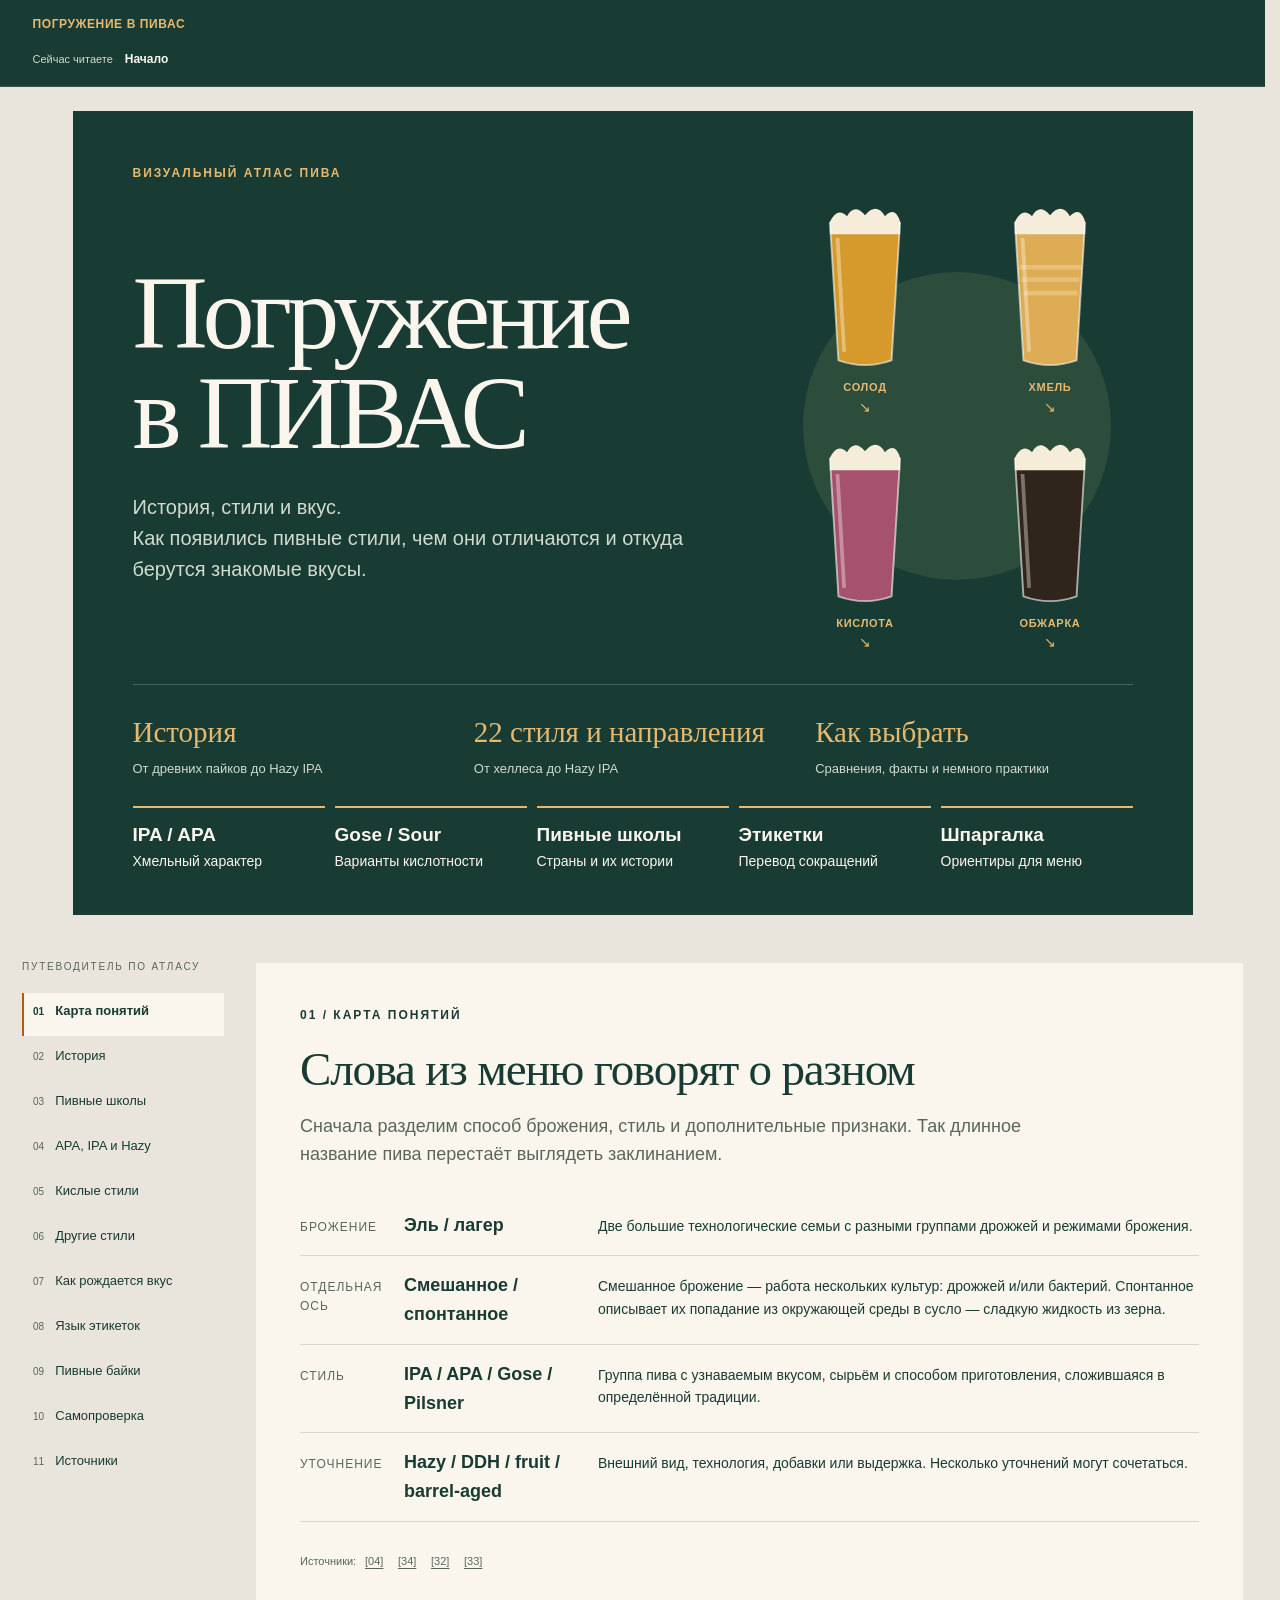
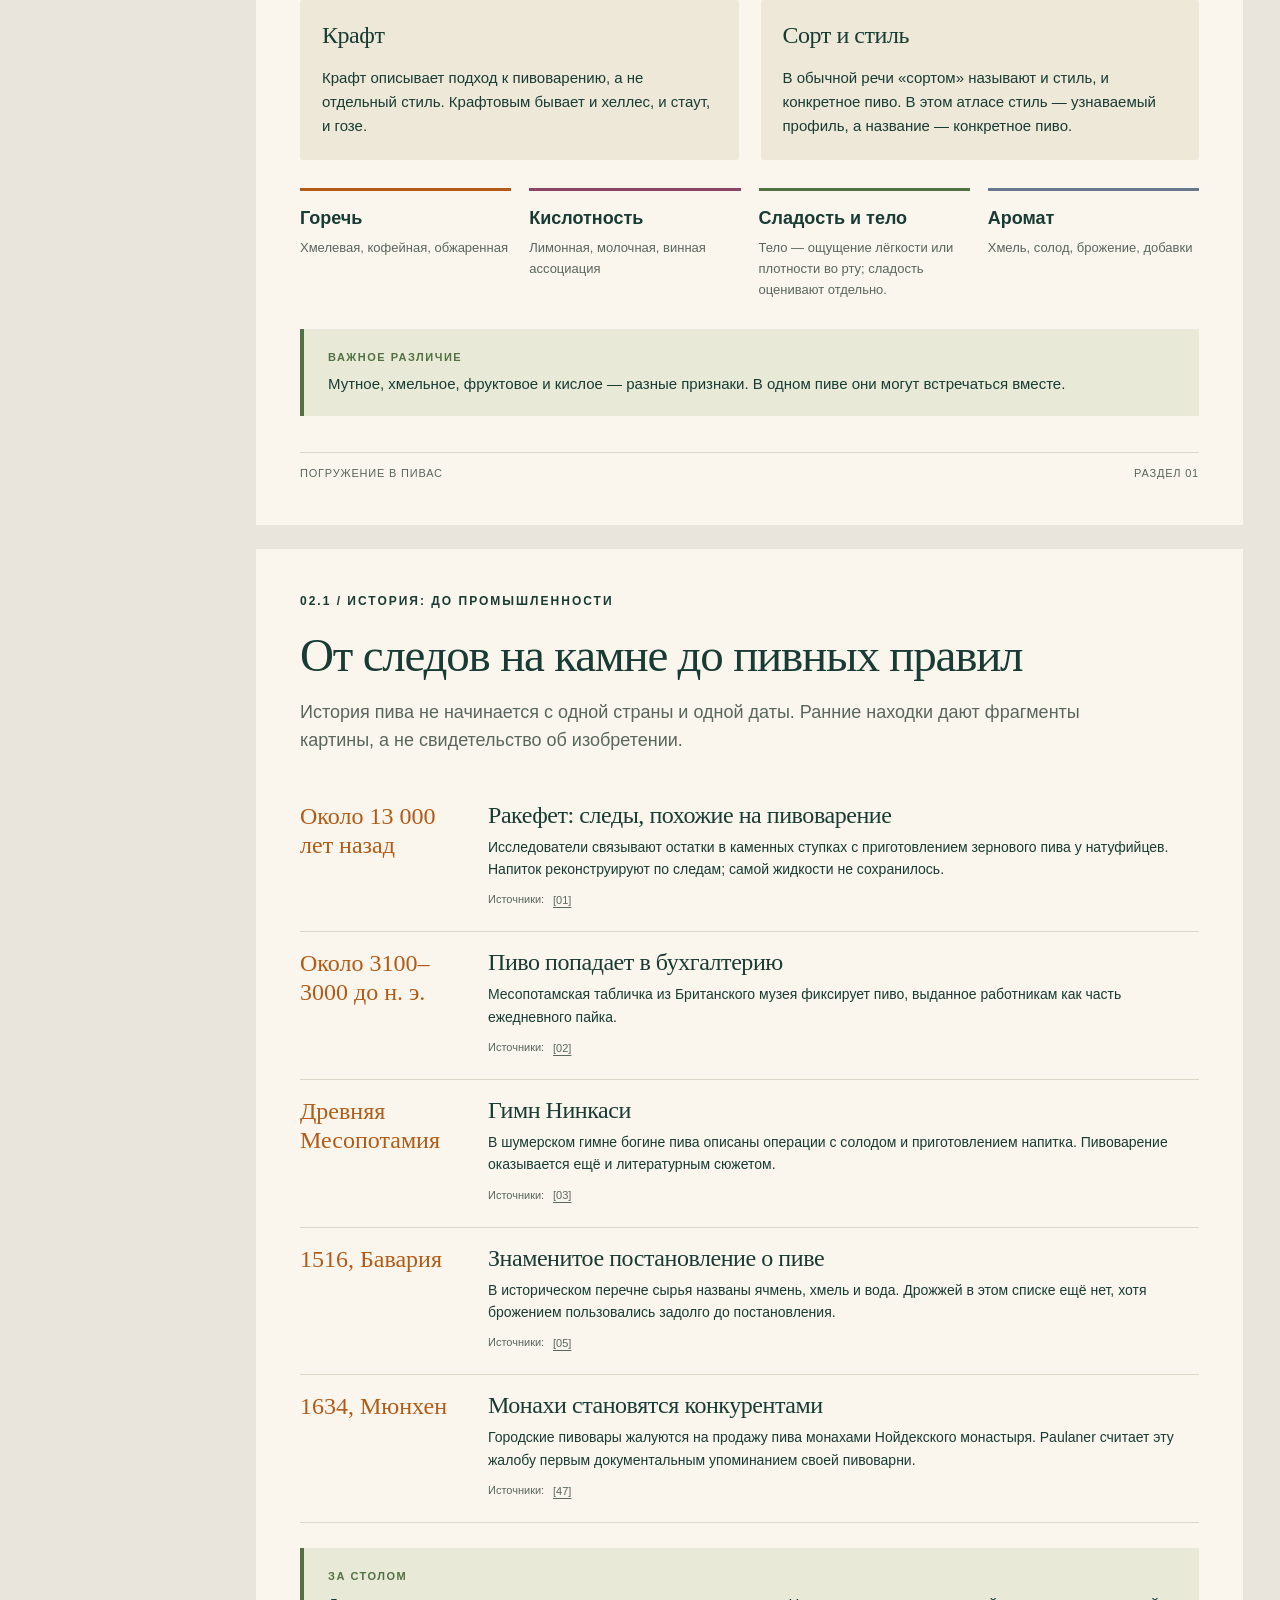
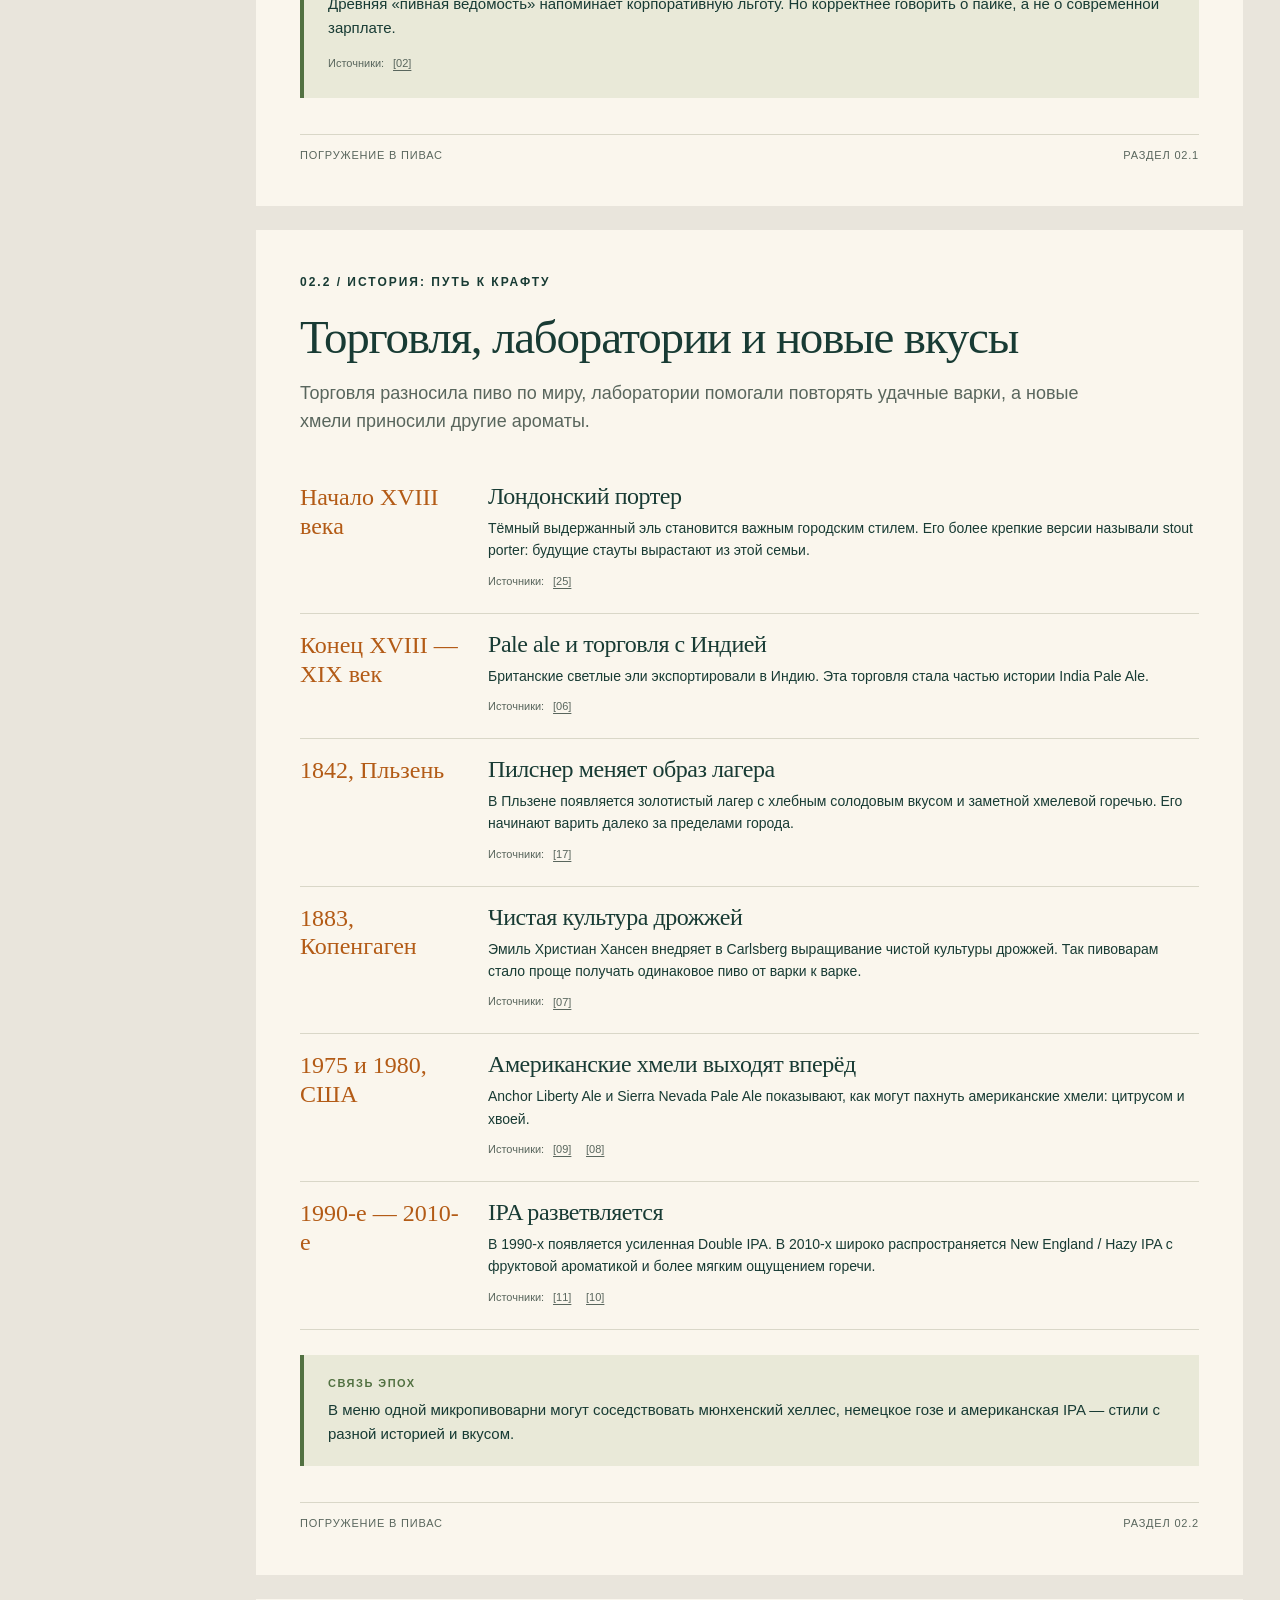
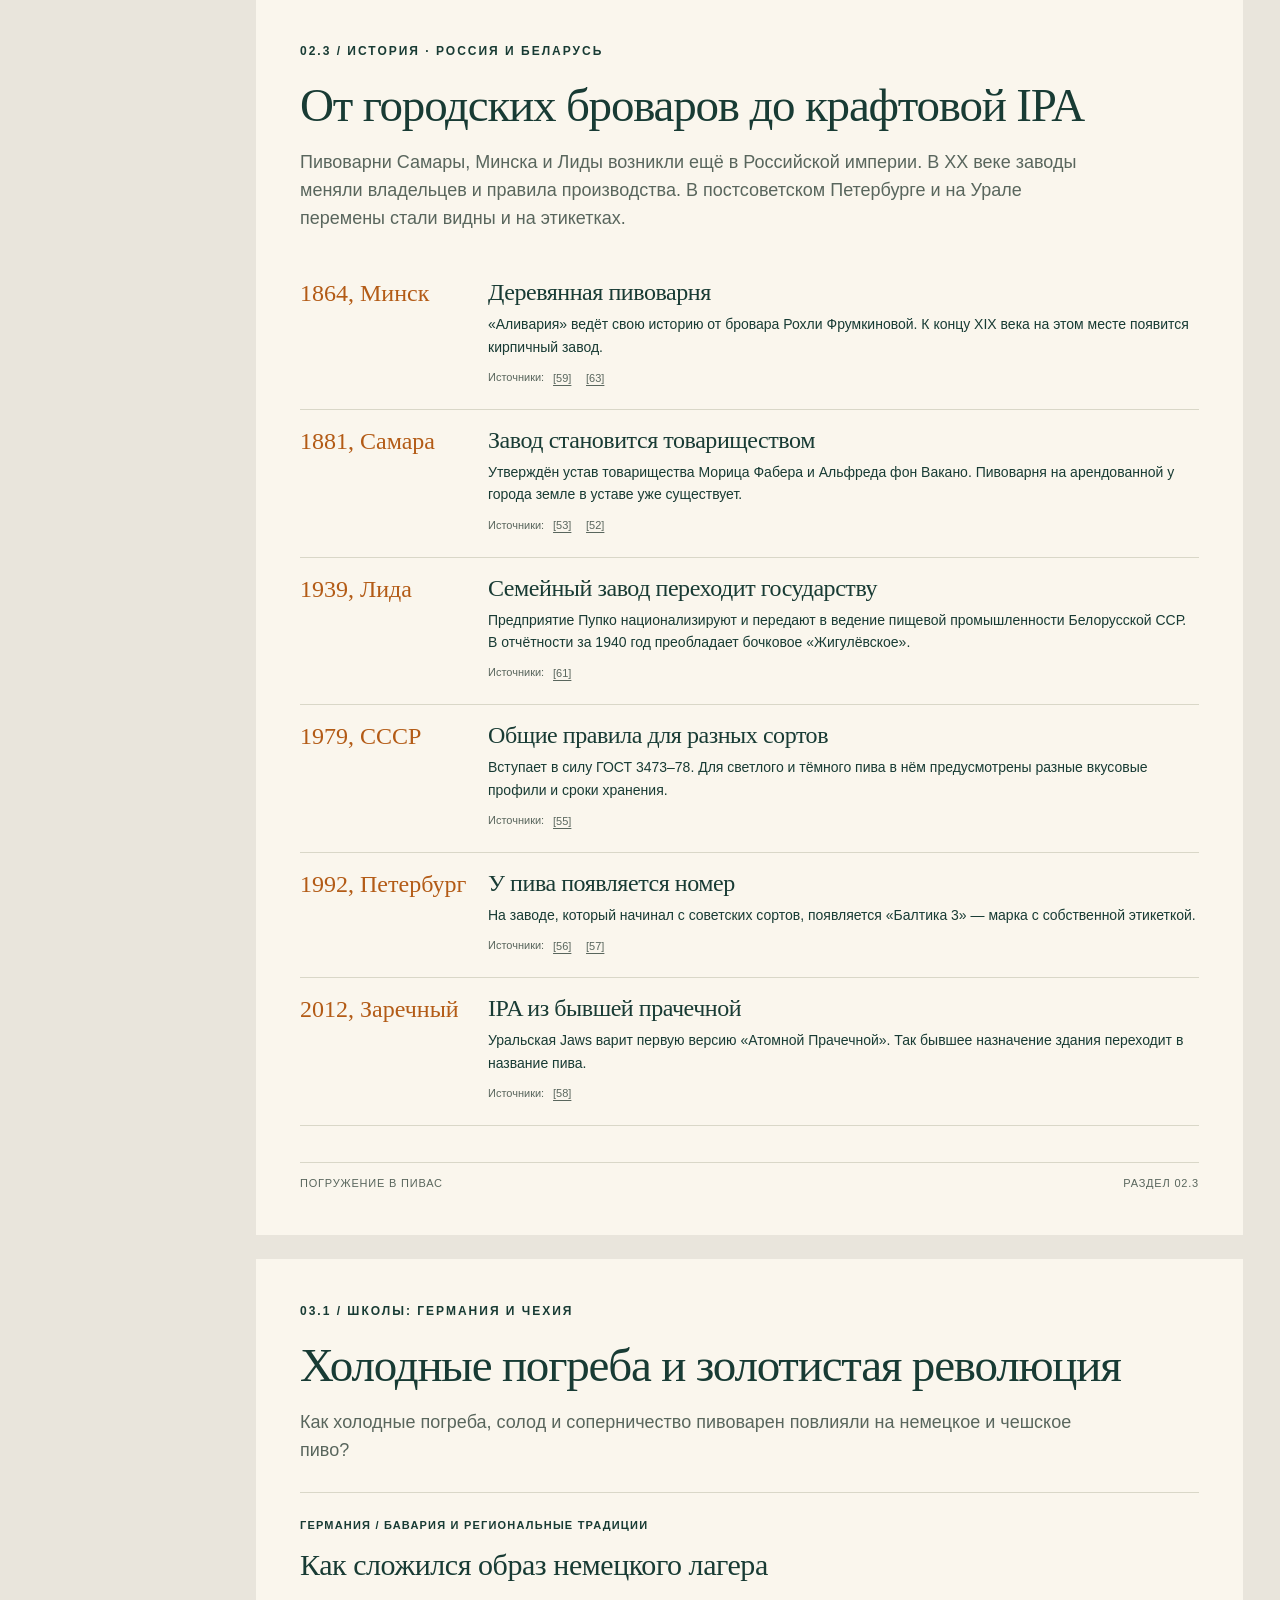
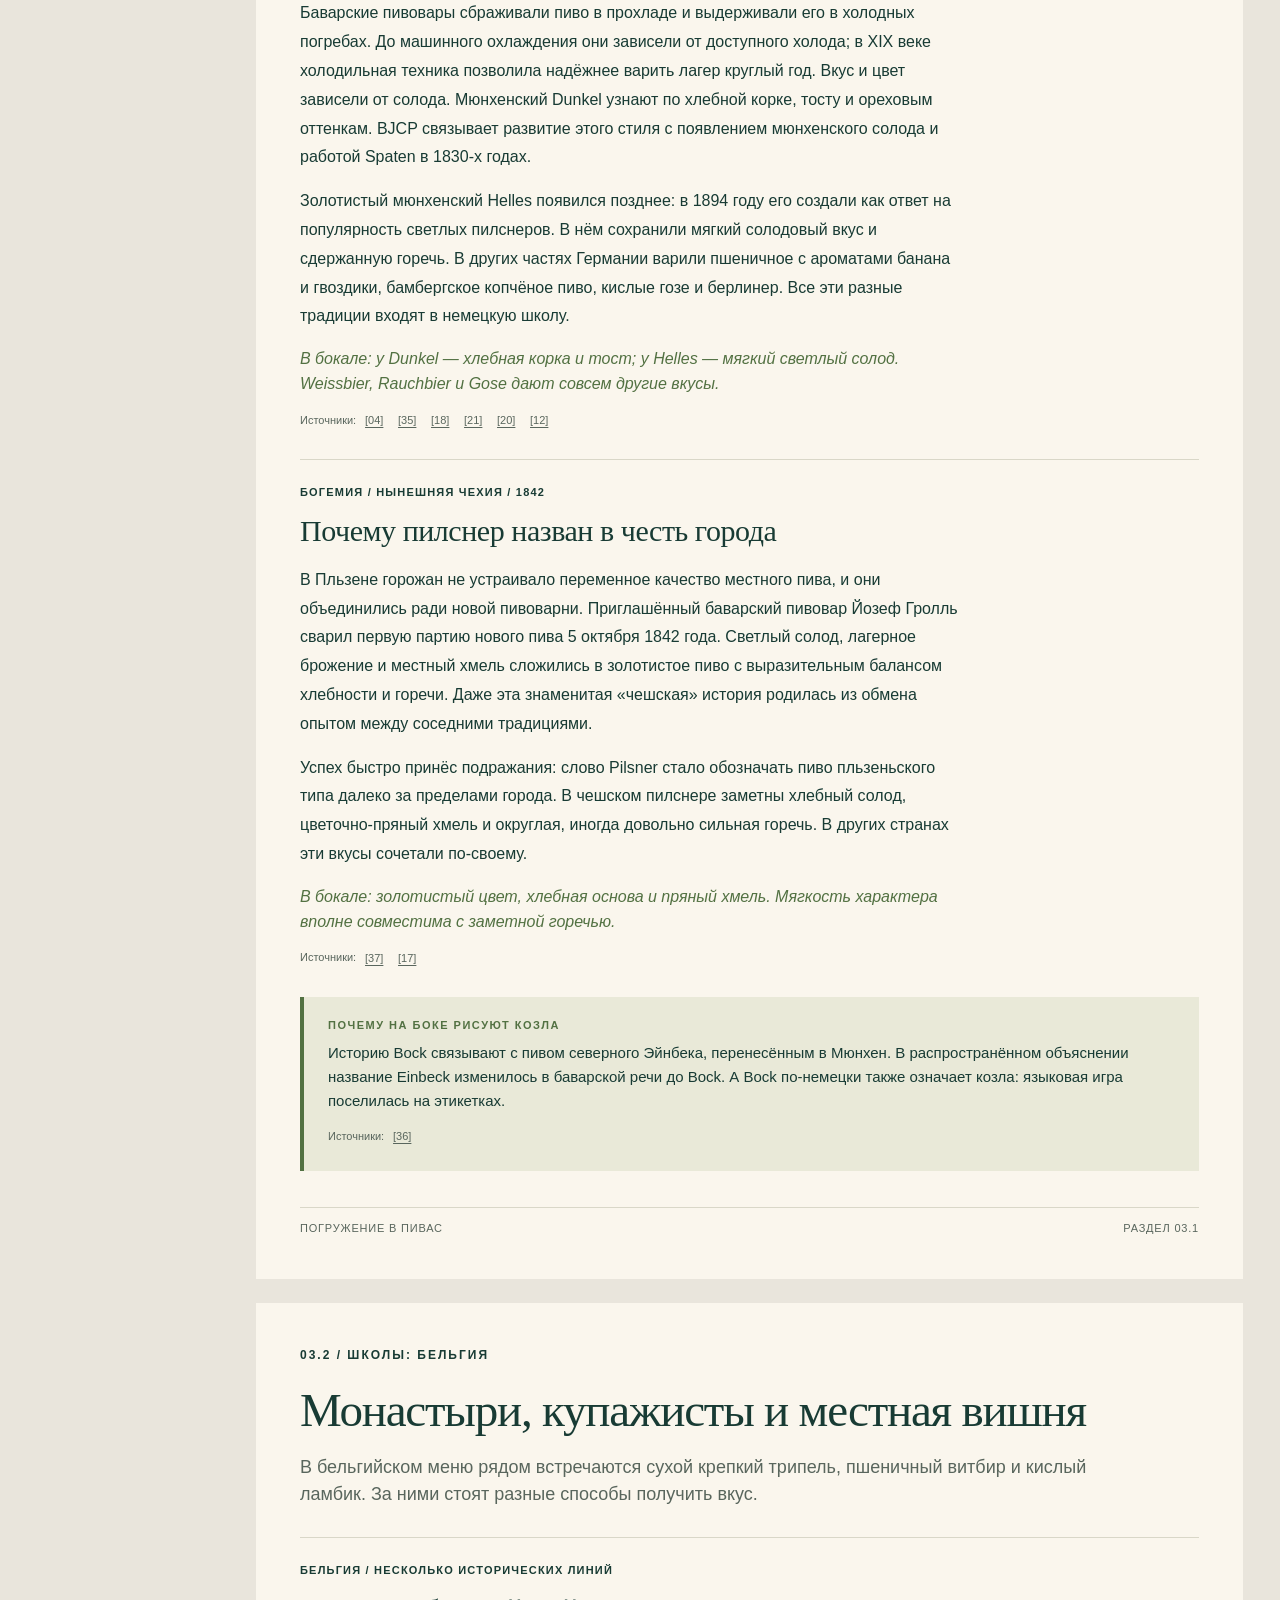
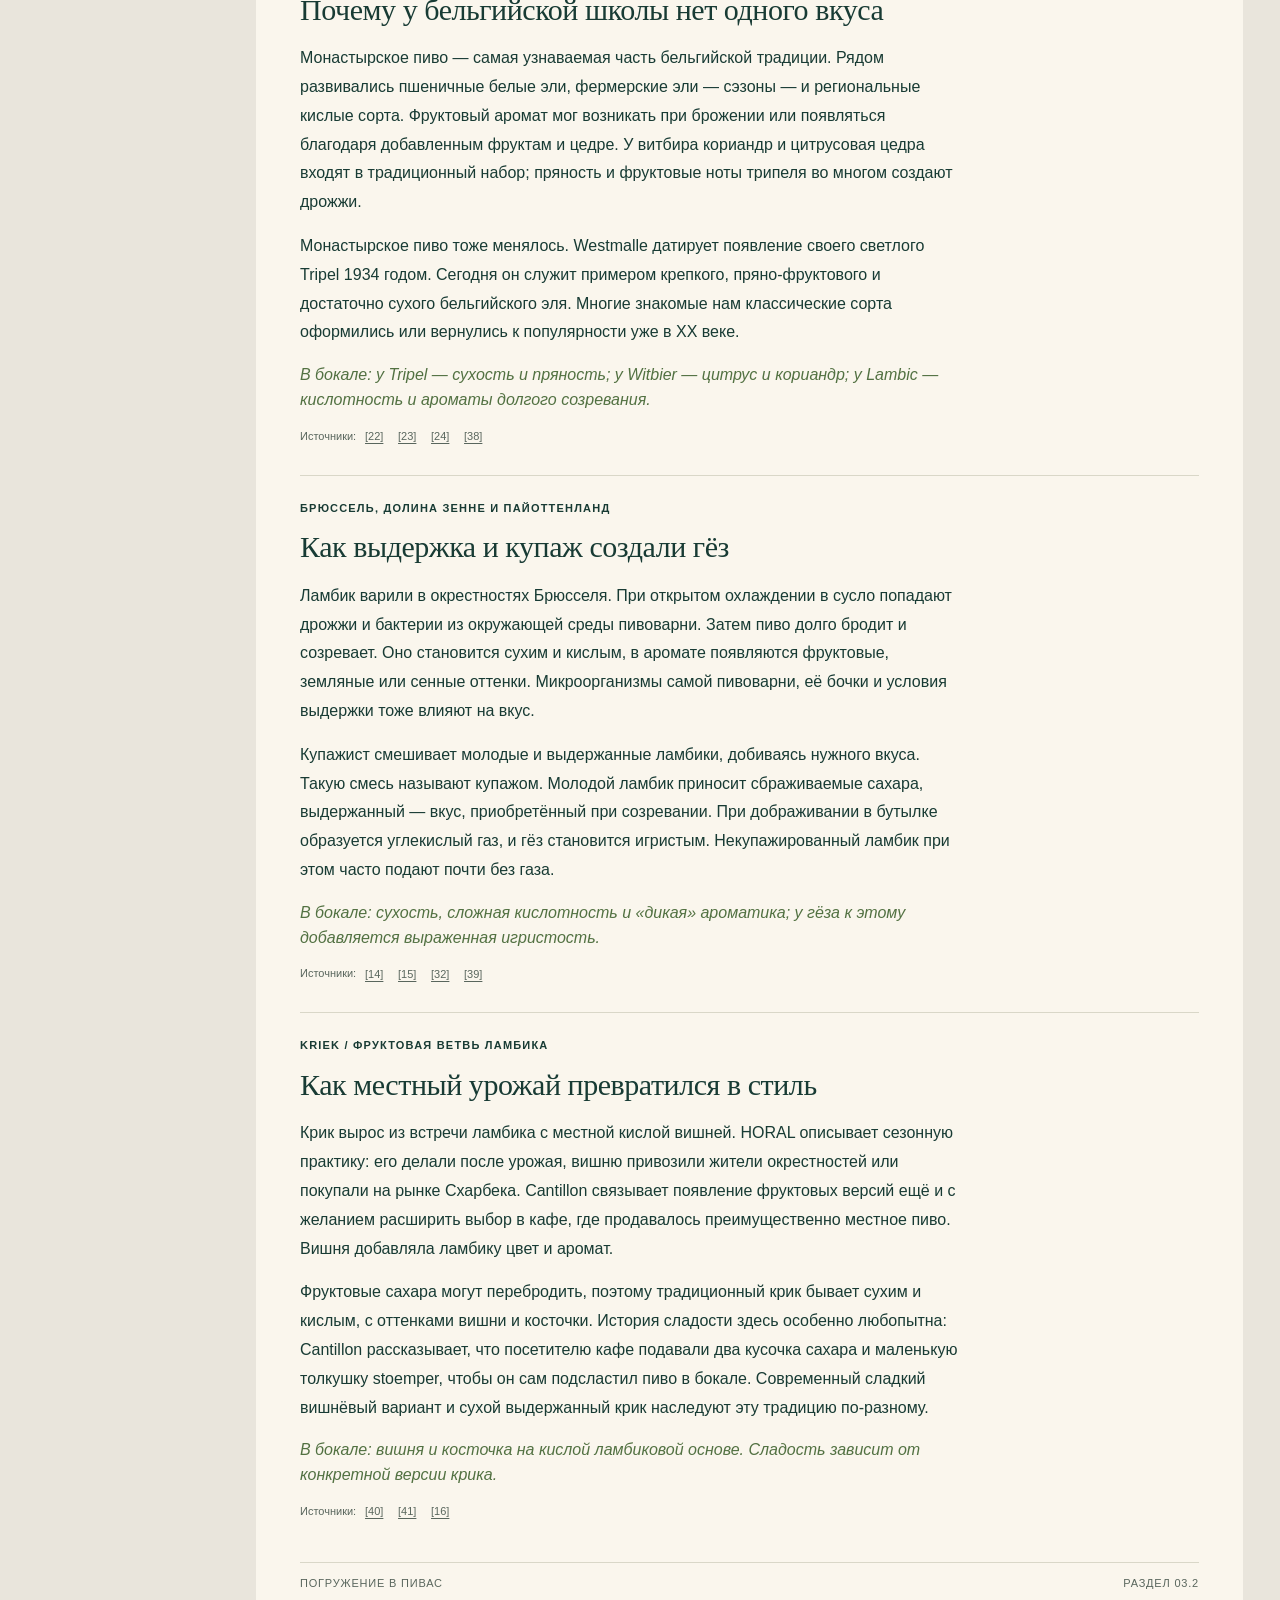
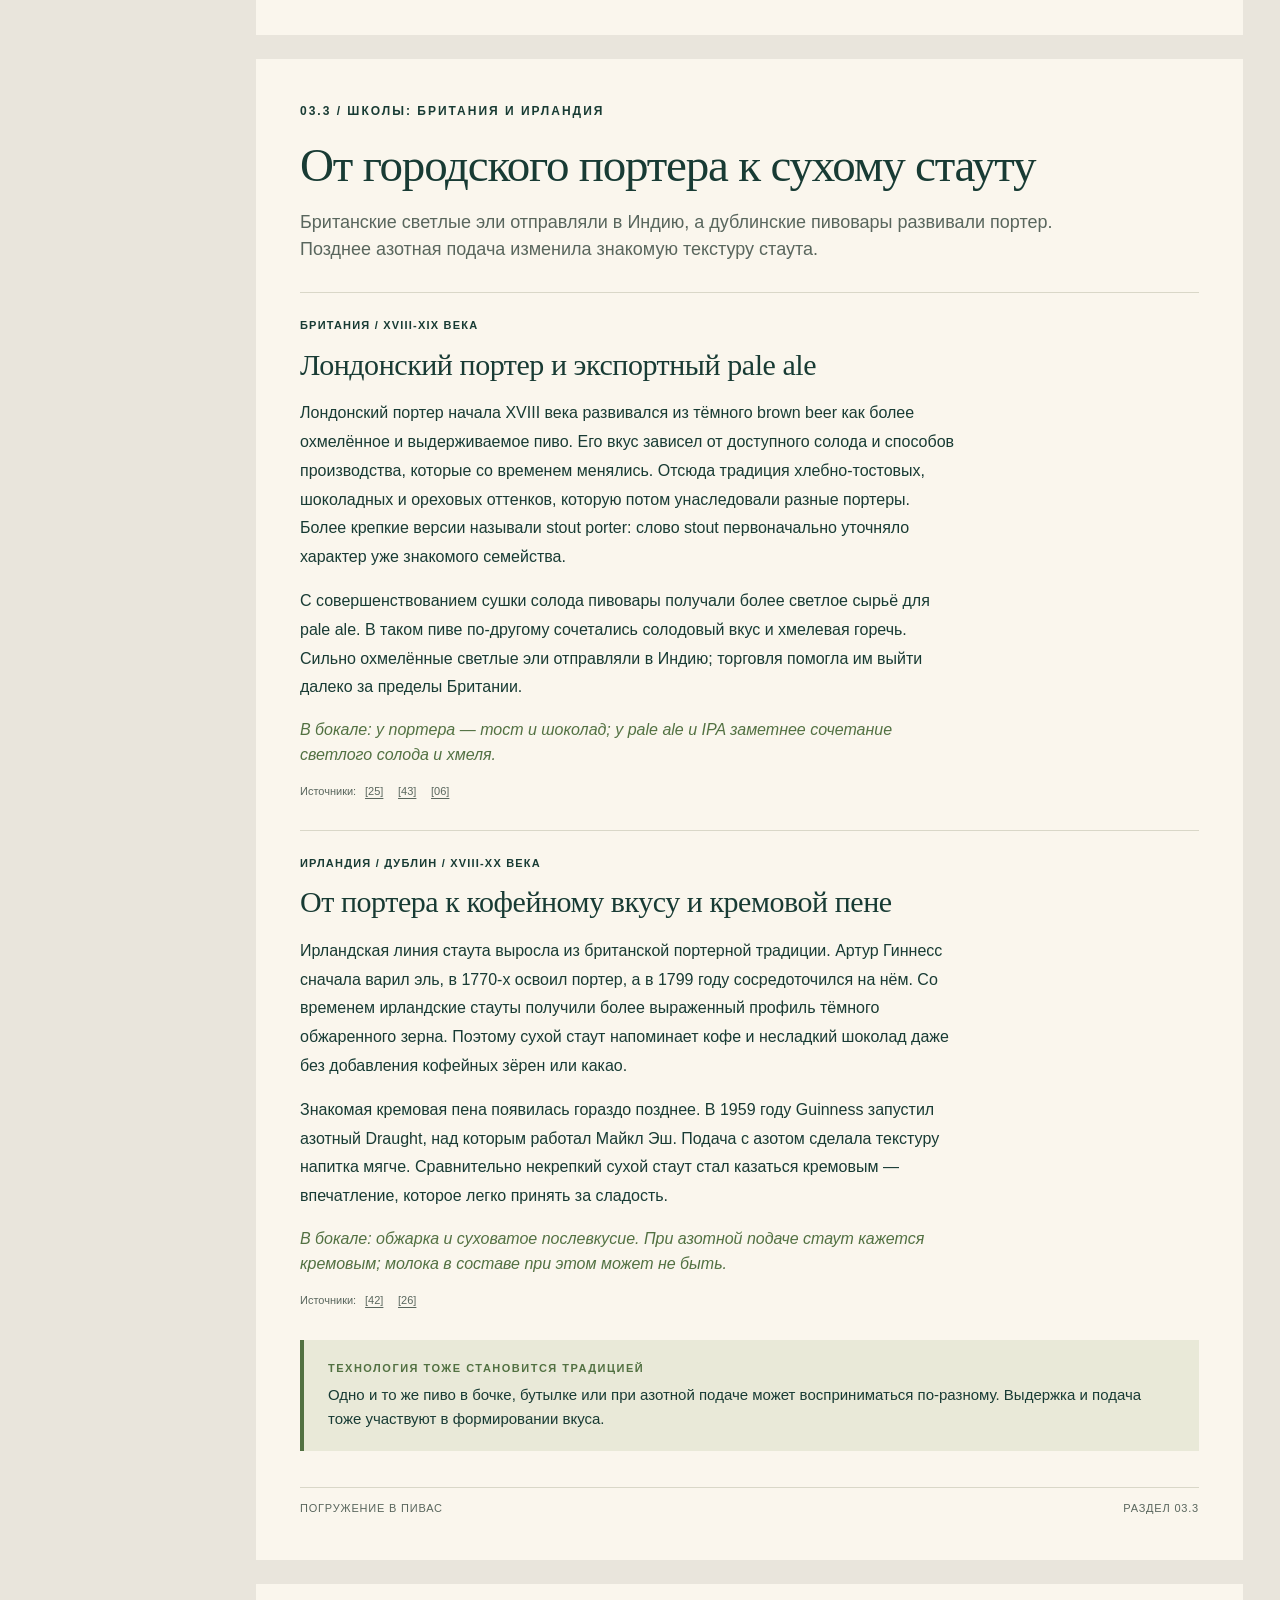
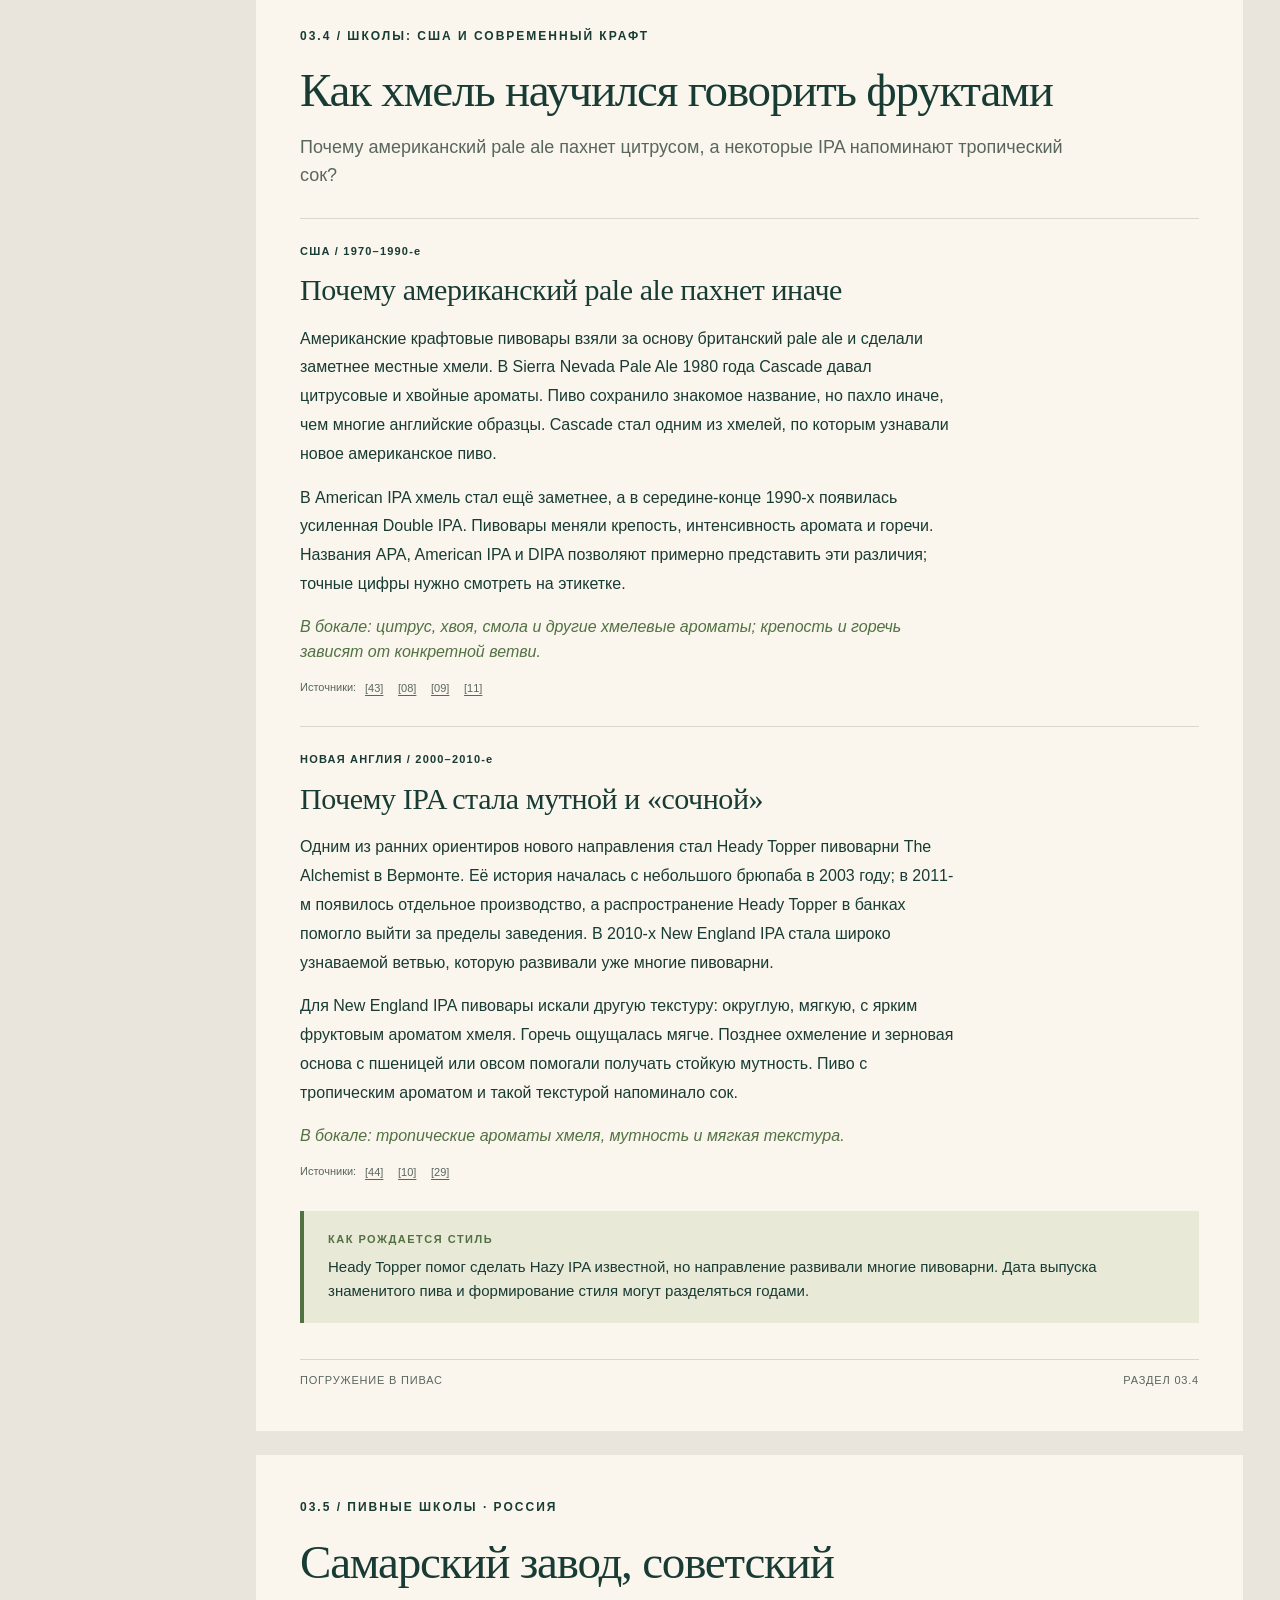
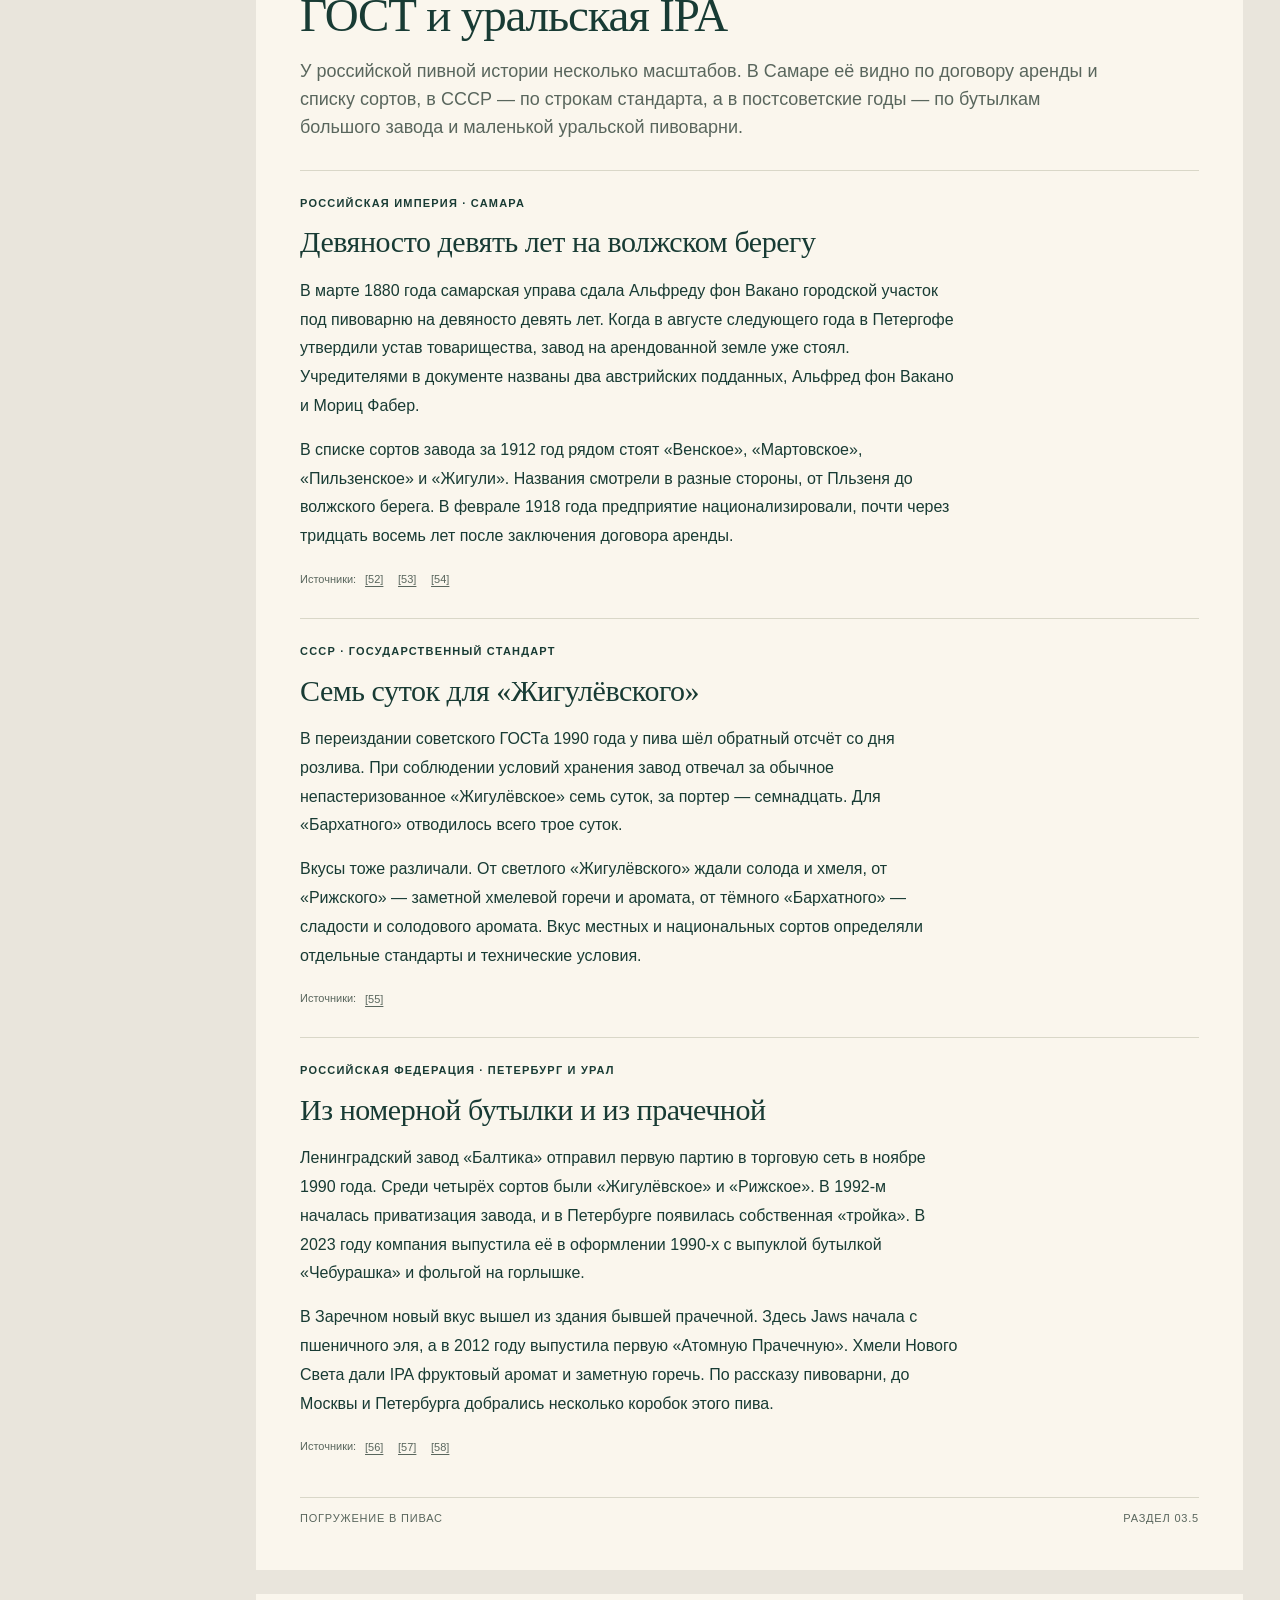
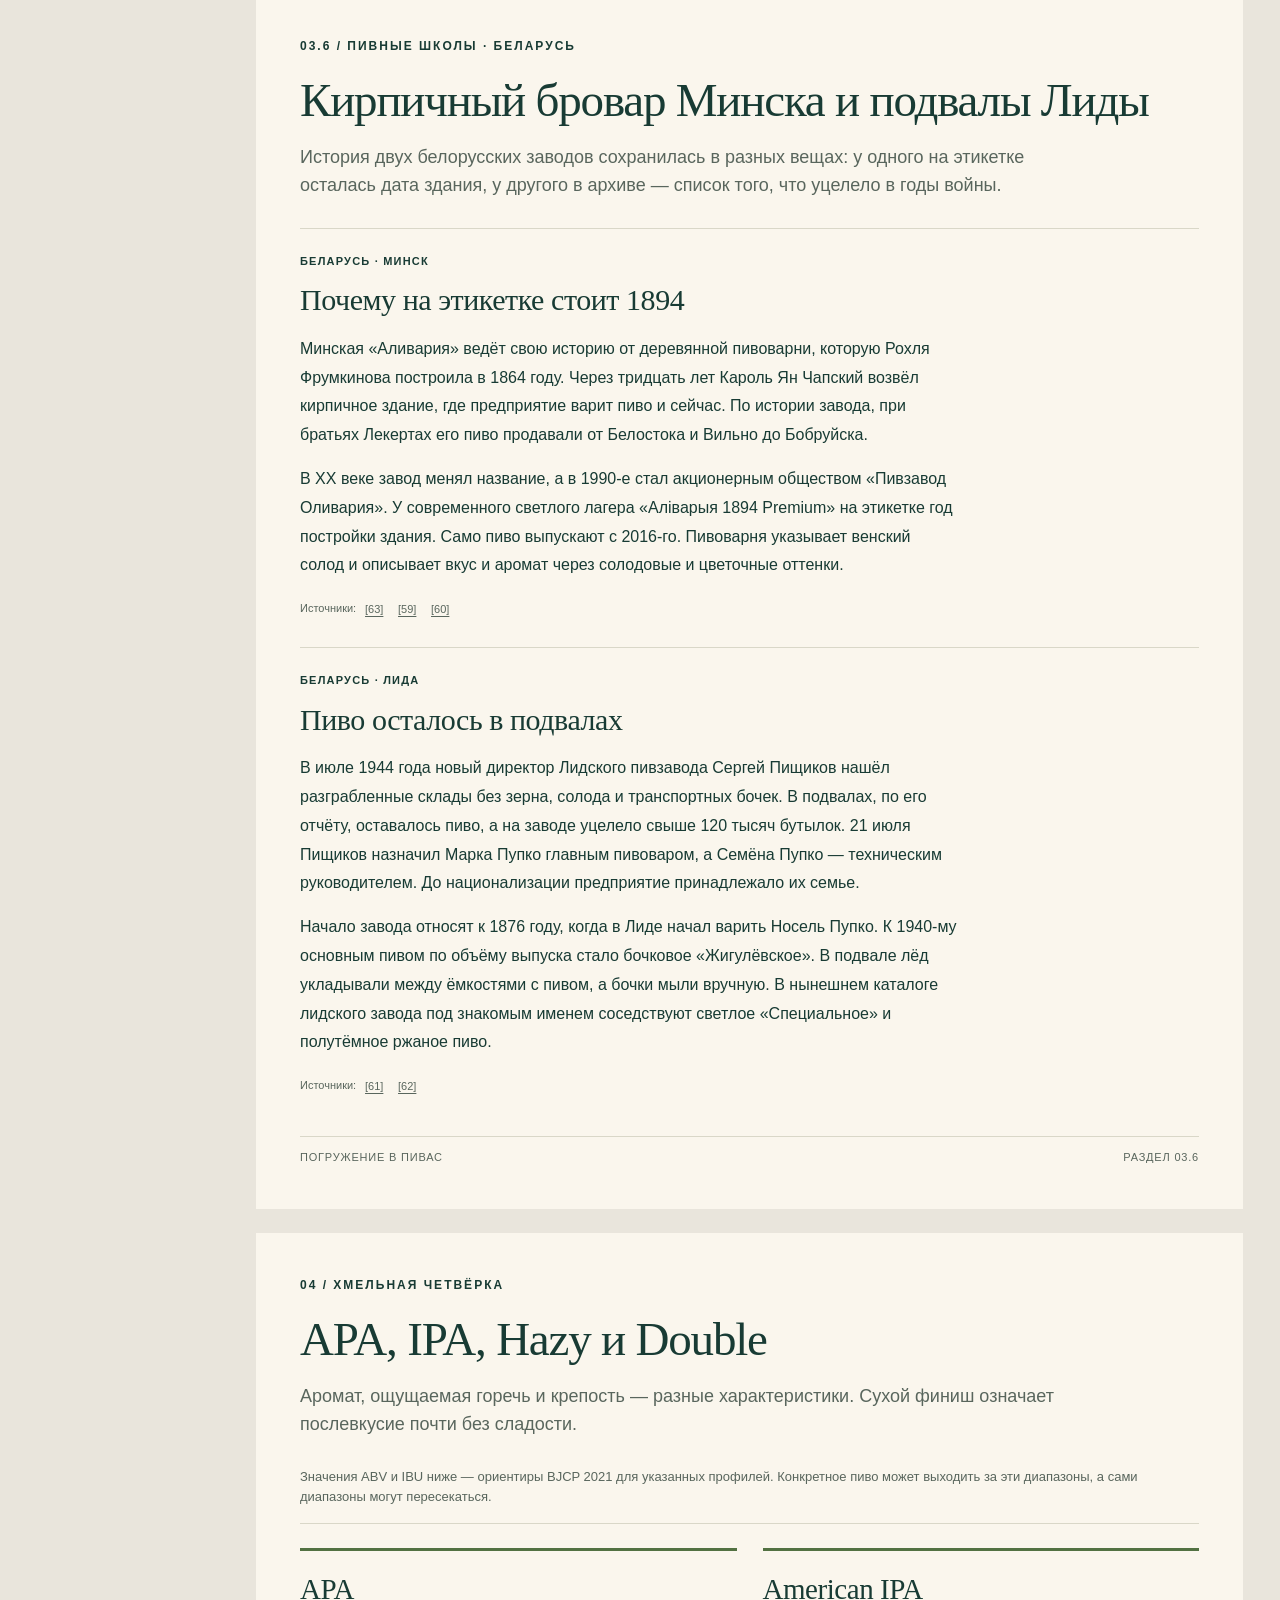
<file: index.html>
<!doctype html>
<html lang="ru" prefix="og: https://ogp.me/ns#"><head><meta charset="utf-8"><meta name="viewport" content="width=device-width,initial-scale=1">
<title>Погружение в ПИВАС</title>
<meta name="description" content="История пива, пивные школы и стили в иллюстрированном атласе. Сравнение IPA и APA, язык этикеток и ссылки на исторические источники.">
<meta name="keywords" content="история пива, стили пива, пивные школы, пивные этикетки, IPA, APA, Hazy IPA, Gose, лагер, стаут">
<meta name="robots" content="max-image-preview:large">
<meta name="theme-color" content="#183b34">
<link rel="canonical" href="https://ntishkevich.github.io/dive-into-beer/">
<meta property="og:type" content="website">
<meta property="og:locale" content="ru_RU">
<meta property="og:site_name" content="Погружение в ПИВАС">
<meta property="og:title" content="Погружение в ПИВАС">
<meta property="og:description" content="История пива, пивные школы и стили в иллюстрированном атласе. Сравнение IPA и APA, язык этикеток и ссылки на исторические источники.">
<meta property="og:url" content="https://ntishkevich.github.io/dive-into-beer/">
<meta property="og:image" content="https://ntishkevich.github.io/dive-into-beer/assets/social-cover.jpg">
<meta property="og:image:type" content="image/jpeg">
<meta property="og:image:width" content="1200">
<meta property="og:image:height" content="630">
<meta property="og:image:alt" content="Заголовок «Погружение в ПИВАС» и четыре бокала, иллюстрирующие солод, хмель, кислоту и обжарку.">
<meta name="twitter:card" content="summary_large_image">
<meta name="twitter:title" content="Погружение в ПИВАС">
<meta name="twitter:description" content="История пива, пивные школы и стили в иллюстрированном атласе. Сравнение IPA и APA, язык этикеток и ссылки на исторические источники.">
<meta name="twitter:image" content="https://ntishkevich.github.io/dive-into-beer/assets/social-cover.jpg">
<meta name="twitter:image:alt" content="Заголовок «Погружение в ПИВАС» и четыре бокала, иллюстрирующие солод, хмель, кислоту и обжарку.">
<link rel="icon" href="favicon.ico" sizes="32x32">
<link rel="icon" href="icon.svg" type="image/svg+xml">
<link rel="apple-touch-icon" href="apple-touch-icon.png" sizes="180x180">
<link rel="manifest" href="manifest.webmanifest">
<style>
:root {
  --paper: #faf6ed;
  --ink: #183b34;
  --muted: #59665d;
  --line: #d9d7c8;
  --amber: #b35b16;
  --hop: #527142;
  --sour: #8b4667;
  --soft: #eee8d9;
  --white: #fffdf7;
  --sans: 'Segoe UI',Arial,sans-serif;
  --serif: Georgia,'Times New Roman',serif;
}

* {
  box-sizing: border-box;
}

html {
  scroll-behavior: smooth;
  scroll-padding-block-start: var(--header-offset,0px);
}

body {
  margin: 0;
  background: #e9e5dc;
  color: var(--ink);
  font: 16px/1.6 var(--sans);
}

a {
  color: inherit;
  text-underline-offset: 3px;
}

button,select {
  font: inherit;
}

button {
  cursor: pointer;
}

button:focus-visible,a:focus-visible,summary:focus-visible {
  outline: 3px solid var(--amber);
  outline-offset: 4px;
}

p {
  margin: 0 0 13px;
}

h1,h2,h3,h4 {
  font-family: var(--serif);
  font-weight: 400;
  line-height: 1.12;
  margin: 0 0 17px;
}

h2 {
  font-size: clamp(30px,4vw,47px);
  max-width: 850px;
  letter-spacing: -1.2px;
}

h3 {
  font-size: 27px;
  letter-spacing: -.45px;
}

h4 {
  font-size: 22px;
}

strong {
  font-weight: 650;
}

.sheet {
  position: relative;
  max-width: 1080px;
  margin: 24px auto;
  background: var(--paper);
  padding: 48px 54px 36px;
  box-shadow: 0 4px 22px #183b340a;
}

.eyebrow {
  font-size: 12px;
  letter-spacing: 2px;
  font-weight: 700;
  color: var(--amber);
  margin: 0 0 18px;
}

.lead {
  font-size: 18px;
  line-height: 1.55;
  color: var(--muted);
  max-width: 860px;
  margin-bottom: 28px;
}

.chapter-footer {
  display: flex;
  justify-content: space-between;
  gap: 24px;
  margin-top: 30px;
  padding-top: 12px;
  border-top: 1px solid var(--line);
  color: var(--muted);
  font-size: 11px;
  letter-spacing: .8px;
}

.cover {
  background: var(--ink);
  color: var(--paper);
  overflow: hidden;
  padding-top: 54px;
}

.cover .eyebrow {
  color: #e6b970;
}

.cover h1 {
  font-size: clamp(60px,9.2vw,108px);
  letter-spacing: -5px;
  line-height: .96;
  max-width: 760px;
  margin: 25px 0 30px;
}

.cover .lead {
  color: #d2dace;
  max-width: 650px;
  font-size: 20px;
}

.cover-grid {
  display: grid;
  grid-template-columns: 1.2fr .8fr;
  gap: 15px;
  align-items: center;
}

.cover-art {
  width: 100%;
  max-width: 350px;
  justify-self: end;
}

.cover-route {
  margin-top: 36px;
  padding-top: 24px;
  border-top: 1px solid #ffffff35;
  display: grid;
  grid-template-columns: repeat(3,1fr);
  gap: 24px;
}

.cover-route b {
  font-family: var(--serif);
  font-size: 29px;
  font-weight: 400;
  display: block;
  color: #e6b970;
}

.cover-route span {
  font-size: 13px;
  color: #d2dace;
}

.intro-links {
  display: grid;
  grid-template-columns: repeat(5,1fr);
  gap: 10px;
  margin-top: 25px;
}

.intro-links a {
  border-top: 2px solid #e6b970;
  padding-top: 12px;
  text-decoration: none;
  font-size: 14px;
}

.intro-links b {
  display: block;
  font-size: 20px;
}

.layers {
  margin: 26px 0;
}

.layer {
  display: grid;
  grid-template-columns: 130px 235px 1fr;
  gap: 16px;
  align-items: baseline;
  padding: 15px 0;
  border-bottom: 1px solid var(--line);
}

.layer>span {
  font-size: 12px;
  text-transform: uppercase;
  letter-spacing: 1px;
  color: var(--muted);
}

.layer>b {
  font-size: 18px;
}

.layer p {
  margin: 0;
  font-size: 14px;
}

.cards,.style-grid {
  display: grid;
  grid-template-columns: repeat(2,minmax(0,1fr));
  gap: 22px;
  margin: 24px 0;
}

.card {
  padding: 22px;
  background: var(--soft);
  break-inside: avoid;
}

.card p {
  font-size: 15px;
  margin-bottom: 0;
}

.card h3 {
  font-size: 24px;
}

.style-card {
  border-top: 3px solid var(--hop);
  padding-top: 17px;
  break-inside: avoid;
  min-width: 0;
}

.style-card[data-family='Кислота'] {
  border-color: var(--sour);
}

.style-card[data-family='Солод'] {
  border-color: var(--amber);
}

.style-card[data-family='Дрожжи'] {
  border-color: #66798c;
}

.style-card h3 {
  margin-bottom: 5px;
  font-size: 29px;
}

.style-sub {
  font-size: 12px;
  color: var(--muted);
  margin-bottom: 12px;
}

.style-stats {
  display: flex;
  gap: 18px;
  flex-wrap: wrap;
  margin-bottom: 13px;
  font-size: 13px;
}

.style-stats b {
  color: var(--amber);
}

.style-card p {
  font-size: 14px;
  line-height: 1.55;
  margin-bottom: 8px;
}

.style-card p>b {
  font-size: 11px;
  text-transform: uppercase;
  letter-spacing: .8px;
  color: var(--muted);
  margin-right: 7px;
}

.refs {
  font-size: 11px;
  color: var(--muted);
  margin: 10px 0 0;
}

.refs a {
  margin-right: 7px;
  white-space: nowrap;
}

.axes,.ingredients {
  display: grid;
  grid-template-columns: repeat(4,minmax(0,1fr));
  gap: 18px;
  margin: 28px 0;
}

.axis,.ingredient {
  padding-top: 16px;
  border-top: 3px solid var(--amber);
}

.axis b,.ingredient b {
  display: block;
  font-size: 18px;
  line-height: 1.25;
  margin-bottom: 9px;
}

.axis span,.ingredient span {
  font-size: 13px;
  color: var(--muted);
  display: block;
}

.axis:nth-child(2) {
  border-color: var(--sour);
}

.axis:nth-child(3) {
  border-color: var(--hop);
}

.axis:nth-child(4) {
  border-color: #66798c;
}

.callout {
  background: #e9e9d8;
  padding: 20px 24px;
  margin: 25px 0 10px;
  border-left: 4px solid var(--hop);
  break-inside: avoid;
}

.callout .label {
  font-size: 11px;
  font-weight: 700;
  text-transform: uppercase;
  letter-spacing: 1.5px;
  color: var(--hop);
  margin-bottom: 6px;
}

.callout p {
  font-size: 15px;
  margin-bottom: 0;
}

.timeline {
  --timeline-date-column: 10.5rem;
  --timeline-columns: var(--timeline-date-column) minmax(0, 1fr);
  --timeline-gap: 1.25rem;
  --timeline-margin-start: 1.875rem;
  --timeline-margin-end: 1.25rem;
  --timeline-event-padding: 1.0625rem;
  --timeline-rule-width: 1px;
  --timeline-date-size: 1.5rem;
  --timeline-date-leading: 1.2;
  --timeline-title-size: 1.5rem;
  --timeline-title-gap: .4375rem;
  --timeline-text-size: .875rem;
  --timeline-source-gap: .375rem;

  margin-block: var(--timeline-margin-start) var(--timeline-margin-end);
  list-style: none;
  padding: 0;
}

.timeline__event {
  display: grid;
  grid-template-columns: var(--timeline-columns);
  gap: var(--timeline-gap);
  border-block-end: var(--timeline-rule-width) solid var(--line);
  padding-block: var(--timeline-event-padding);
}

.timeline__date {
  font-family: var(--serif);
  font-size: var(--timeline-date-size);
  color: var(--amber);
  line-height: var(--timeline-date-leading);
  hyphens: auto;
  overflow-wrap: anywhere;
}

.timeline__title {
  font-size: var(--timeline-title-size);
  margin-block-end: var(--timeline-title-gap);
}

.timeline__text {
  font-size: var(--timeline-text-size);
  margin: 0;
}

.timeline__title,.timeline__text {
  hyphens: auto;
  overflow-wrap: anywhere;
}

.timeline .refs {
  margin-block-start: var(--timeline-source-gap);
}

@media screen and (max-width: 35em) {
  .timeline {
    --timeline-columns: minmax(0, 1fr);
    --timeline-gap: .4375rem;
  }
}

.table-wrap {
  margin: 23px 0;
  overflow-x: auto;
}

table {
  width: 100%;
  border-collapse: collapse;
  font-size: 14px;
  text-align: left;
}

thead th {
  padding: 11px 12px;
  border-bottom: 2px solid var(--ink);
  font-size: 11px;
  text-transform: uppercase;
  letter-spacing: .7px;
}

td,.compare-table tbody th {
  padding: 11px 12px;
  vertical-align: top;
  border-bottom: 1px solid var(--line);
}

td:first-child,.compare-table tbody th {
  font-weight: 600;
}

tr:last-child td,.compare-table tr:last-child th[scope="row"] {
  border-bottom: 0;
}

.process {
  display: grid;
  grid-template-columns: repeat(3,minmax(0,1fr));
  gap: 20px;
  margin: 25px 0;
  counter-reset: step;
}

.step {
  border-top: 1px solid var(--line);
  padding-top: 13px;
}

.step:before {
  counter-increment: step;
  content: '0' counter(step);
  font-family: var(--serif);
  font-size: 32px;
  color: var(--amber);
  display: block;
  margin-bottom: 5px;
}

.step b {
  font-size: 16px;
  line-height: 1.3;
  display: block;
  margin-bottom: 7px;
}

.step p {
  font-size: 14px;
  margin: 0;
}

.labels {
  display: grid;
  grid-template-columns: 1fr 1fr;
  gap: 22px;
  margin: 22px 0;
}

.label-example {
  border: 1px solid var(--ink);
  padding: 24px;
}

.label-example h3 {
  font: 700 25px/1.1 var(--sans);
  letter-spacing: -.5px;
}

.label-example .stats {
  font-size: 14px;
  font-weight: 600;
  color: var(--amber);
}

.label-example .notes {
  font-size: 13px;
}

.label-example .explain {
  border-top: 1px solid var(--line);
  padding-top: 16px;
  margin-top: 16px;
  font-size: 14px;
}

.example-tag {
  font-size: 10px;
  letter-spacing: 1.2px;
  text-transform: uppercase;
  color: var(--muted);
  margin-bottom: 12px;
}

.myths {
  display: grid;
  grid-template-columns: 1fr 1fr;
  gap: 16px;
  margin: 26px 0;
}

.myth {
  padding: 17px 0;
  border-top: 1px solid var(--line);
  break-inside: avoid;
}

.myth h3 {
  font-size: 23px;
  margin-bottom: 10px;
}

.myth p {
  font-size: 14px;
  margin-bottom: 0;
}

.recall {
  margin-top: 30px;
}

details {
  border-top: 1px solid var(--line);
  padding: 15px 0;
}

summary {
  font-weight: 600;
  cursor: pointer;
}

details p {
  margin: 12px 0 0;
  font-size: 15px;
  color: var(--muted);
}

.source-grid {
  --source-grid-row-gap: 1rem;
  --source-grid-column-gap: 2rem;

  display: grid;
  grid-template-columns: repeat(2, minmax(0, 1fr));
  gap: var(--source-grid-row-gap) var(--source-grid-column-gap);
}

.source-entry {
  --source-entry-padding: .8125rem;
  --source-entry-rule-width: 1px;
  --source-entry-title-size: .8125rem;
  --source-entry-note-size: .75rem;
  --source-entry-note-gap: .3125rem;
  --source-entry-host-size: .625rem;
  --source-entry-number-gap: .4375rem;
  --source-entry-title-weight: 700;

  padding-block: var(--source-entry-padding);
  border-block-start: var(--source-entry-rule-width) solid var(--line);
  break-inside: avoid;
}

.source-entry > :is(.source-trigger, .source-fallback) {
  font-size: var(--source-entry-title-size);
  font-weight: var(--source-entry-title-weight);
}

.source-entry > p {
  font-size: var(--source-entry-note-size);
  color: var(--muted);
  margin-block: var(--source-entry-note-gap);
}

.source-entry > small {
  font-size: var(--source-entry-host-size);
  color: var(--muted);
  overflow-wrap: anywhere;
}

.source-entry__number {
  color: var(--ink);
  margin-inline-end: var(--source-entry-number-gap);
}

.compare-picker {
  display: flex;
  flex-wrap: wrap;
  gap: 8px;
  margin: 15px 0;
}

.compare-picker button,.quiz button {
  border: 1px solid var(--ink);
  background: transparent;
  color: var(--ink);
  padding: 9px 14px;
  min-height: 43px;
  border-radius: 2px;
}

.compare-picker [aria-pressed='true'] {
  background: var(--ink);
  color: var(--paper);
}

.compare-block {
  padding-top: 24px;
  margin-top: 26px;
  border-top: 1px solid var(--line);
}

.compare-block h3 {
  font-size: 25px;
}

.compare-block p {
  font-size: 13px;
  color: var(--muted);
}

.compare-table {
  font-size: 13px;
}

.quiz {
  margin: 20px 0 28px;
  border-top: 1px solid var(--line);
  padding-top: 22px;
}

.quiz h3 {
  font: 600 17px/1.5 var(--sans);
  max-width: 800px;
}

.quiz-options {
  display: flex;
  flex-wrap: wrap;
  gap: 10px;
}

.quiz button:disabled {
  cursor: default;
  opacity: .7;
}

.quiz button.correct {
  background: #e0e9d5;
  border-color: var(--hop);
  opacity: 1;
}

.quiz button.incorrect {
  background: #f1dee3;
  border-color: var(--sour);
  opacity: 1;
}

.quiz-feedback {
  min-height: 25px;
  margin-top: 12px;
  font-size: 14px;
}

.quiz-feedback.good {
  color: #375824;
}

.quiz-feedback.bad {
  color: #77374c;
}

.quiz small {
  display: block;
  margin-top: 7px;
  color: var(--muted);
}

.lesson {
  max-width: 900px;
}

.lesson-nav {
  display: flex;
  gap: 20px;
  flex-wrap: wrap;
  margin-bottom: 25px;
  font-size: 13px;
}

.lesson-win {
  font-family: var(--serif);
  font-size: 29px;
  line-height: 1.3;
  border-left: 4px solid var(--amber);
  padding: 12px 20px;
  margin: 25px 0;
}

.reading-note {
  font-size: 13px;
  color: var(--muted);
  border-bottom: 1px solid var(--line);
  padding-bottom: 15px;
}

.sr-only {
  position: absolute;
  width: 1px;
  height: 1px;
  margin: -1px;
  overflow: hidden;
  clip: rect(0,0,0,0);
}

@media (min-width:900px) {
  .style-grid.three .style-card:last-child {
    grid-column: 1/-1;
    max-width: 690px;
  }
  .style-grid.three .style-card:last-child p {
    max-width: 660px;
  }
}

@media (max-width:760px) {
  .sheet {
    margin: 12px 10px;
    padding: 30px 24px;
  }
  .cover h1 {
    letter-spacing: -2px;
  }
  .cover-grid {
    grid-template-columns: 1fr;
  }
  .cover-art {
    max-width: 240px;
    justify-self: center;
  }
  .cover-route {
    gap: 14px;
  }
  .intro-links {
    grid-template-columns: repeat(3,1fr);
  }
  .layer {
    grid-template-columns: 110px 1fr;
  }
  .layer p {
    grid-column: 2;
  }
  .axes,.ingredients {
    grid-template-columns: 1fr 1fr;
  }
  .process {
    grid-template-columns: 1fr 1fr;
  }
  .lead {
    font-size: 16px;
  }
  .cards,.style-grid,.labels,.myths,.source-grid {
    gap: 20px;
  }
  .style-card h3 {
    font-size: 25px;
  }
  .chapter-footer {
    font-size: 9px;
  }
  .table-wrap {
    margin-left: -7px;
    margin-right: -7px;
  }
  th,td,.compare-table tbody th {
    padding: 9px 8px;
  }
}

@media (max-width:520px) {
  .sheet {
    padding: 28px 20px;
  }
  .cards,.style-grid,.labels,.myths,.source-grid {
    grid-template-columns: 1fr;
  }
  .cover h1 {
    font-size: 60px;
  }
  .cover .lead {
    font-size: 17px;
  }
  .cover-art {
    max-width: 190px;
  }
  .cover-route {
    grid-template-columns: 1fr;
    gap: 12px;
  }
  .cover-route b {
    display: inline-block;
    margin-right: 10px;
    font-size: 25px;
  }
  .intro-links {
    grid-template-columns: 1fr 1fr;
  }
  .layer {
    grid-template-columns: 1fr;
    gap: 5px;
  }
  .layer p {
    grid-column: auto;
  }
  .axes,.ingredients {
    gap: 15px;
  }
  .axis b,.ingredient b {
    font-size: 16px;
  }
  .process {
    grid-template-columns: 1fr;
  }
  .step {
    display: grid;
    grid-template-columns: 40px 1fr;
    column-gap: 12px;
  }
  .step:before {
    grid-row: 1/3;
  }
  .step p {
    grid-column: 2;
  }
  .chapter-footer {
    gap: 10px;
  }
  .quiz-options {
    flex-direction: column;
  }
  .quiz button {
    text-align: left;
  }
  h2 {
    letter-spacing: -.5px;
  }
  .label-example {
    padding: 18px;
  }
  .source-grid {
    gap: 2px;
  }
}

.history-story {
  margin: 24px 0;
  padding-top: 24px;
  border-top: 1px solid var(--line);
  break-inside: avoid;
}

.story-kicker {
  font-size: 11px;
  letter-spacing: 1.2px;
  color: var(--amber);
  font-weight: 650;
  margin-bottom: 12px;
}

.history-story h3 {
  font-size: 30px;
  line-height: 1.18;
  margin-bottom: 17px;
  max-width: 840px;
}

.history-story>p {
  font-size: 16px;
  line-height: 1.7;
  max-width: 880px;
  margin-bottom: 15px;
}

.history-story>p.story-palate {
  font-size: 14px;
  line-height: 1.55;
  font-style: italic;
  color: var(--hop);
  margin: 16px 0 10px;
}

@media (max-width:520px) {
  .history-story h3 {
    font-size: 25px;
  }
  .history-story>p {
    font-size: 15px;
    line-height: 1.65;
  }
  .story-kicker {
    font-size: 10px;
    letter-spacing: .7px;
  }
}

@media print {
  .history-story {
    margin: 15px 0;
    padding-top: 15px;
  }
  .history-story h3 {
    font-size: 17pt;
  }
  .history-story>p {
    font-size: 9.5pt;
    line-height: 1.5;
  }
  .history-story>p.story-palate {
    font-size: 8.5pt;
  }
}

.cover h1 {
  font-size: clamp(60px,9vw,104px);
}

.cover-grid>* {
  min-width: 0;
}

@media (max-width:520px) {
  .cover h1 {
    font-size: clamp(40px,11vw,58px);
  }
}

@media (prefers-reduced-motion:reduce) {
  html {
    scroll-behavior: auto;
  }
}

@media print {
  @page {
    size: A4;
    margin: 14mm;
  }
  body {
    background: white;
    font-size: 10pt;
    line-height: 1.4;
  }
  .topnav,.no-print,.compare-block,.quiz {
    display: none!important;
  }
  .sheet {
    margin: 0;
    padding: 0;
    max-width: none;
    box-shadow: none;
    break-before: page;
  }
  .sheet:first-of-type {
    break-before: auto;
  }
  .cover {
    padding: 18mm 12mm!important;
    min-height: 260mm;
    -webkit-print-color-adjust: exact;
    print-color-adjust: exact;
  }
  .cover h1 {
    font-size: 63pt;
  }
  .cover-grid {
    grid-template-columns: 1.2fr .8fr;
  }
  .cover-art {
    max-width: 65mm;
  }
  .cover-route {
    grid-template-columns: repeat(3,1fr);
  }
  h2 {
    font-size: 26pt;
    letter-spacing: -.5px;
  }
  .lead {
    font-size: 11pt;
    margin-bottom: 15px;
  }
  h3 {
    font-size: 16pt;
  }
  .eyebrow {
    font-size: 8pt;
    margin-bottom: 12px;
  }
  .style-grid,.cards,.labels,.myths,.source-grid {
    grid-template-columns: 1fr 1fr;
    gap: 14px;
  }
  .style-card p,.card p,.timeline__text,.step p,.myth p,.label-example .explain {
    font-size: 9pt;
  }
  .style-card h3 {
    font-size: 18pt;
  }
  .style-sub,.style-stats {
    font-size: 8pt;
  }
  .timeline {
    --timeline-date-column: 35mm;
    --timeline-event-padding: 11px;
    --timeline-gap: 15px;
    --timeline-date-size: 14pt;
    --timeline-title-size: 15pt;
  }
  .callout {
    padding: 12px 16px;
    print-color-adjust: exact;
  }
  .callout p {
    font-size: 9pt;
  }
  .table-wrap {
    overflow: visible;
  }
  table {
    font-size: 8pt;
  }
  thead th {
    font-size: 7pt;
  }
  td,th,.compare-table tbody th {
    padding: 7px;
  }
  .refs {
    font-size: 7pt;
  }
  .source-entry {
    --source-entry-note-size: 8pt;
    --source-entry-title-size: 9pt;
    --source-entry-host-size: 7pt;
  }
  .process {
    grid-template-columns: repeat(3,1fr);
  }
  details {
    break-inside: avoid;
  }
  details p {
    display: block;
    font-size: 9pt;
  }
  a {
    text-decoration: none;
  }
  .chapter-footer {
    margin-top: 18px;
  }
}

/* Selected atlas layout: static contents rail, native mobile menus, finite motion. */

html {
  --nav-main-height: 50px;
  --reading-height: 36px;
  --header-height: calc(var(--nav-main-height) + var(--reading-height) + 1px);
  --header-gap: 20px;
  --header-offset: calc(var(--header-height) + var(--header-gap));
  scrollbar-gutter: stable;
}

.skip-link {
  position: fixed;
  inset-inline-start: 16px;
  inset-block-start: 10px;
  z-index: 80;
  padding: 12px 18px;
  background: var(--paper);
  color: var(--ink);
  transform: translateY(-160%);
}

.skip-link:focus {
  transform: none;
}

.topnav {
  position: sticky;
  inset-block-start: 0;
  z-index: 10;
  padding-inline: 28px;
  background: var(--ink);
  color: var(--paper);
  font-size: 13px;
  border-block-end: 1px solid #faf6ed24;
}

.nav-main {
  max-width: 1200px;
  margin-inline: auto;
  display: flex;
  align-items: center;
  justify-content: space-between;
  min-block-size: var(--nav-main-height);
}

.brand {
  letter-spacing: .6px;
  color: #e6b970;
  flex-shrink: 0;
  min-block-size: 44px;
  display: flex;
  align-items: center;
  font-size: 12px;
  font-weight: 650;
  white-space: nowrap;
  text-decoration: none;
}

.reading-location {
  max-width: 1200px;
  margin-inline: auto;
  display: flex;
  align-items: baseline;
  gap: 12px;
  padding-block-end: 11px;
  min-block-size: var(--reading-height);
}

.reading-location-label {
  color: #d2dace;
  font-size: 11px;
  white-space: nowrap;
}

.reading-title {
  font-size: 12px;
  font-weight: 600;
  color: var(--paper);
  line-height: 1.5;
}

.reading-progress {
  block-size: 2px;
  position: absolute;
  inset-inline: 0;
  inset-block-end: -1px;
  overflow: hidden;
}

.reading-progress span {
  display: block;
  height: 100%;
  background: #e6b970;
  transform: scaleX(0);
  transform-origin: left;
}

@supports (animation-timeline:scroll(root block)) {
  .reading-progress span {
    animation: reading-progress auto linear both;
    animation-timeline: scroll(root block);
  }
  @keyframes reading-progress {
    to {
      transform: scaleX(1);
    }
  }
}

.sheet {
  max-width: 1120px;
  box-shadow: none;
  margin: 24px auto;
  padding: 48px 60px 40px;
}

.sheet:focus {
  outline: none;
}

.sheet>h2 {
  max-width: 860px;
  text-wrap: balance;
}

.sheet>.lead {
  max-width: 800px;
}

.history-story>p {
  max-width: 74ch;
  line-height: 1.8;
}

.style-card p {
  font-size: 15px;
  line-height: 1.65;
}

.refs {
  --source-reference-leading: 2.1;
  --source-reference-min-width: 1.875rem;
  --source-reference-min-height: 1.75rem;
  --source-reference-gap: .1875rem;
  --source-reference-padding: .1875rem;

  line-height: var(--source-reference-leading);
}

.refs a {
  display: inline-flex;
}

.refs :is(a, .source-trigger) {
  align-items: center;
  justify-content: center;
  min-inline-size: var(--source-reference-min-width);
  min-block-size: var(--source-reference-min-height);
  margin-inline-end: var(--source-reference-gap);
  padding-inline: var(--source-reference-padding);
}

.source-trigger {
  --source-trigger-underline-offset: .1875rem;

  display: none;
  border: 0;
  background: transparent;
  color: inherit;
  text-decoration: underline;
  text-underline-offset: var(--source-trigger-underline-offset);
}

.source-entry > .source-trigger {
  --source-entry-trigger-min-block-size: 1.5rem;

  min-block-size: var(--source-entry-trigger-min-block-size);
  max-inline-size: 100%;
  padding: 0;
  text-align: start;
  overflow-wrap: anywhere;
}

@media screen {
  @supports selector(:popover-open) {
    .atlas-page .source-fallback {
      display: none;
    }
    .source-trigger {
      display: inline-block;
    }
    .refs .source-trigger {
      display: inline-flex;
    }
  }
}

.source-popover {
  --source-popover-gutter: .875rem;
  --source-popover-width: 25.625rem;
  --source-popover-viewport-clearance: 2rem;
  --source-popover-padding-block: 1rem;
  --source-popover-padding-inline: 1.25rem;
  --source-popover-border: 1px;
  --source-popover-accent: .25rem;
  --source-popover-radius: .3125rem;
  --source-popover-shadow: 0 .5rem 1.5rem #183b3440;
  --source-popover-number-size: .75rem;
  --source-popover-target-size: 2.75rem;
  --source-popover-close-radius: .25rem;
  --source-popover-close-size: 1.25rem;
  --source-popover-title-size: clamp(1.3125rem, 3vw, 1.6875rem);
  --source-popover-title-gap: .625rem;
  --source-popover-item-gap: .875rem;
  --source-popover-link-size: .8125rem;
  --source-popover-link-weight: 650;
  --source-popover-new-tab-gap: .25rem;
  --source-popover-desktop-gutter: 1.125rem;
  --source-popover-alignment-width: 77.5rem;
  --source-popover-enter-duration: 150ms;
  --source-popover-enter-offset: .5rem;
  --source-popover-enter-opacity: .65;

  position: fixed;
  inset-block: auto max(var(--source-popover-gutter), env(safe-area-inset-bottom));
  inset-inline: 0;
  inline-size: min(var(--source-popover-width), calc(100% - 2 * var(--source-popover-gutter)));
  max-inline-size: none;
  max-block-size: calc(100dvh - var(--source-popover-viewport-clearance));
  margin: 0 auto;
  padding: var(--source-popover-padding-block) var(--source-popover-padding-inline);
  overflow: auto;
  color: var(--ink);
  background: var(--paper);
  border: var(--source-popover-border) solid var(--ink);
  border-block-start: var(--source-popover-accent) solid var(--hop);
  border-radius: var(--source-popover-radius);
  box-shadow: var(--source-popover-shadow);
}

@media screen {
  .source-popover:popover-open {
    display: flex;
    flex-wrap: wrap;
    align-items: center;
    column-gap: var(--source-popover-item-gap);
  }
}

.source-popover > small {
  margin-inline-end: auto;
  color: var(--muted);
  font-size: var(--source-popover-number-size);
}

.source-popover > button {
  inline-size: var(--source-popover-target-size);
  block-size: var(--source-popover-target-size);
  color: var(--ink);
  background: transparent;
  border: var(--source-popover-border) solid var(--line);
  border-radius: var(--source-popover-close-radius);
  font-size: var(--source-popover-close-size);
}

.source-popover > :is(h2, p) {
  flex: 0 0 100%;
  min-inline-size: 0;
  overflow-wrap: anywhere;
}

.source-popover > h2 {
  margin-block-end: var(--source-popover-title-gap);
  font-size: var(--source-popover-title-size);
}

.source-popover > a {
  display: inline-flex;
  align-items: center;
  min-block-size: var(--source-popover-target-size);
  font-size: var(--source-popover-link-size);
  font-weight: var(--source-popover-link-weight);
}

.source-popover__jump[target="_blank"]::after {
  content: '↗' / '';
  margin-inline-start: var(--source-popover-new-tab-gap);
}

@media (min-width: 901px) {
  .source-popover {
    inset-inline-start: auto;
    inset-inline-end: max(var(--source-popover-desktop-gutter), calc((100vw - var(--source-popover-alignment-width)) / 2));
  }
}

.cover {
  padding: 52px 60px 40px;
}

.cover .cover-grid {
  grid-template-columns: minmax(0,1.4fr) minmax(0,.8fr);
  gap: 18px;
}

.cover h1 {
  font-size: clamp(50px,8.3vw,104px);
  max-width: 790px;
}

.cover-art {
  position: relative;
  display: grid;
  grid-template-columns: repeat(2,minmax(0,1fr));
  gap: 22px 20px;
  align-items: end;
  justify-items: center;
  isolation: isolate;
  aspect-ratio: auto;
  height: auto;
  overflow: visible;
  margin: 0;
}

.cover-art::before {
  content: '';
  position: absolute;
  z-index: -1;
  left: 50%;
  top: 50%;
  width: 88%;
  aspect-ratio: 1;
  border-radius: 50%;
  background: #2c4c3c;
  transform: translate(-50%,-50%);
  pointer-events: none;
}

.cover-glass-link {
  display: grid;
  justify-items: center;
  gap: 4px;
  max-inline-size: 100%;
  min-inline-size: 0;
  color: #e6b970;
  text-decoration: none;
  border-radius: 4px;
}

.brand:focus-visible,
.header-index summary:focus-visible,
.cover-glass-link:focus-visible {
  outline-color: #e6b970;
  outline-offset: 3px;
}

.cover-glass-link:is(:hover, :focus-visible) figcaption {
  text-decoration: underline;
}

.cover-glass-arrow {
  font-size: 14px;
  line-height: 1.15;
}

.cover-art:has(.cover-glass-link:nth-child(1):is(:hover, :focus-visible))::before {
  background: #665b32;
}

.cover-art:has(.cover-glass-link:nth-child(2):is(:hover, :focus-visible))::before {
  background: #405b3b;
}

.cover-art:has(.cover-glass-link:nth-child(3):is(:hover, :focus-visible))::before {
  background: #664350;
}

.cover-art:has(.cover-glass-link:nth-child(4):is(:hover, :focus-visible))::before {
  background: #534337;
}

.cover-glass {
  display: flex;
  flex-direction: column;
  align-items: center;
  gap: 10px;
  min-width: 0;
  margin: 0;
}

.cover-glass-drawing {
  display: block;
  width: 74px;
  max-width: 100%;
  height: auto;
  aspect-ratio: 78/178;
}

.cover-glass figcaption {
  color: #e6b970;
  font: 600 11px/1.3 var(--sans);
  letter-spacing: .7px;
  text-transform: uppercase;
  white-space: nowrap;
  text-align: center;
}

.cover .intro-links a {
  min-height: 66px;
  padding: 12px 0 2px;
}

.cover .intro-links a b {
  font-size: 19px;
}

.cover .cover-route {
  margin-top: 34px;
}

.eyebrow {
  line-height: 1.7;
}

.chapter-footer {
  margin-top: 36px;
}

.card,.label-example {
  border-radius: 3px;
}

.style-card {
  padding-top: 22px;
}

.quiz-options button,.compare-picker button {
  min-height: 46px;
}

.quiz-feedback {
  min-height: 48px;
}

.table-wrap {
  overscroll-behavior-inline: contain;
}

.atlas-layout {
  max-width: 1300px;
  display: grid;
  grid-template-columns: 206px minmax(0,1fr);
  gap: 28px;
  align-items: start;
  padding: 0 22px;
  margin: auto;
}

.atlas-sidebar {
  position: sticky;
  top: calc(var(--header-offset) + 6px);
  padding: 20px 4px 0 0;
  max-height: calc(100dvh - var(--header-offset) - 30px);
  overflow: auto;
  scrollbar-width: thin;
}

.index-label {
  font-size: 10px;
  letter-spacing: 1.8px;
  color: var(--muted);
  text-transform: uppercase;
  margin-bottom: 18px;
}

.atlas-sidebar nav {
  display: flex;
  flex-direction: column;
  gap: 2px;
}

.atlas-sidebar a {
  display: flex;
  gap: 11px;
  align-items: baseline;
  text-decoration: none;
  min-height: 43px;
  padding: 8px 9px;
  border-left: 2px solid transparent;
  font-size: 13px;
}

.atlas-sidebar a span {
  color: var(--muted);
  font-size: 10px;
}

.atlas-sidebar a[aria-current] {
  border-left-color: var(--amber);
  background: var(--paper);
  font-weight: 650;
}

.atlas-sidebar a[aria-current] span {
  color: var(--ink);
}

.atlas-content {
  min-width: 0;
}

.atlas-content>.sheet {
  max-width: none;
  padding: 42px 44px;
  margin: 24px 0;
}

.atlas-content .layer {
  grid-template-columns: 90px 180px 1fr;
  gap: 14px;
}

.atlas-content .style-grid {
  gap: 26px;
}

.atlas-content .history-story>p {
  font-size: 16px;
}

.atlas-mobile-index,.header-index {
  display: none;
}

.eyebrow,.story-kicker,.style-stats b,.label-example .stats {
  color: var(--ink);
}

@media (hover:hover) and (prefers-reduced-motion:no-preference) {
  .intro-links a,.atlas-sidebar a {
    transition: transform 160ms ease;
  }
  .intro-links a:hover,.atlas-sidebar a:hover {
    transform: translateX(3px);
  }
}

@media (prefers-reduced-motion:no-preference) {
  .cover-art::before {
    transition: background-color 180ms ease;
  }
  .cover-glass-drawing {
    transition: transform 180ms ease;
  }
  .cover-glass-link:is(:hover, :focus-visible) .cover-glass-drawing {
    transform: translateY(-7px) rotate(-3deg);
  }
  .source-popover:popover-open {
    animation: source-appear var(--source-popover-enter-duration) ease-out;
  }
  @keyframes source-appear {
    from {
      opacity: var(--source-popover-enter-opacity);
      transform: translateY(var(--source-popover-enter-offset));
    }
  }
  .cover-art {
    animation: glass-settle 620ms cubic-bezier(.2,.7,.3,1) 1;
  }
  .just-entered>.eyebrow,.just-entered>h2 {
    animation: section-enter 330ms ease-out 1;
  }
  @keyframes glass-settle {
    from {
      transform: translateY(9px) rotate(.6deg);
    }
    to {
      transform: none;
    }
  }
  @keyframes section-enter {
    from {
      opacity: .75;
      transform: translateY(7px);
    }
    to {
      opacity: 1;
      transform: none;
    }
  }
}

@media (min-width:1440px) {
  .cover {
    max-width: 1200px;
  }
}

@media (max-width:1100px) {
  .topnav {
    padding-inline: 22px;
  }
  .atlas-layout {
    grid-template-columns: 180px minmax(0,1fr);
    gap: 18px;
    padding: 0 18px;
  }
  .atlas-content>.sheet {
    padding: 36px 32px;
  }
  .atlas-content .layer {
    grid-template-columns: 85px 1fr;
  }
  .atlas-content .layer p {
    grid-column: 2;
  }
  .cover h1 {
    font-size: clamp(50px,8.3vw,96px);
  }
}

@media (max-width:900px) {
  html {
    --reading-height: 32px;
  }
  .topnav {
    padding-inline: 20px;
  }
  .brand {
    font-size: 11px;
    min-block-size: 43px;
  }
  .reading-title {
    font-size: 11px;
  }
  .reading-location-label {
    font-size: 10px;
  }
  .header-index {
    display: block;
    position: relative;
    border: 0;
    padding: 0;
    margin: 0;
  }
  .header-index summary {
    display: flex;
    align-items: center;
    min-height: 44px;
    padding: 0 5px;
    color: var(--paper);
    font-size: 12px;
    list-style: none;
  }
  .header-index summary::-webkit-details-marker {
    display: none;
  }
  .header-index summary:after {
    content: '⌄';
    margin-left: 8px;
    color: #e6b970;
  }
  .header-index nav {
    position: absolute;
    right: 0;
    top: 100%;
    width: 285px;
    max-height: 68dvh;
    overflow: auto;
    padding: 10px;
    background: var(--paper);
    color: var(--ink);
    border: 1px solid var(--line);
    box-shadow: 0 8px 18px #183b3418;
  }
  .header-index nav a {
    display: flex;
    align-items: center;
    gap: 12px;
    padding: 10px;
    min-height: 44px;
    font-size: 13px;
    text-decoration: none;
  }
  .header-index nav a span {
    color: var(--ink);
    font-size: 10px;
  }
  .sheet,.cover {
    margin: 16px 14px;
    padding: 36px 32px;
  }
  .cover .cover-grid {
    grid-template-columns: minmax(0,1.25fr) minmax(0,.8fr);
  }
  .cover h1 {
    font-size: clamp(48px,8.3vw,74px);
    letter-spacing: -2.8px;
  }
  .cover .lead {
    font-size: 18px;
  }
  .cover .intro-links {
    grid-template-columns: repeat(3,1fr);
    gap: 10px 20px;
  }
  .atlas-layout {
    display: block;
    padding: 0 14px;
  }
  .atlas-sidebar {
    display: none;
  }
  .atlas-content>.sheet {
    margin: 16px 0;
    padding: 36px 32px;
  }
  .atlas-mobile-index {
    display: block;
    background: var(--paper);
    border: 1px solid var(--line);
    padding: 0;
    margin-top: 16px;
  }
  .atlas-mobile-index summary {
    padding: 16px 20px;
    min-height: 54px;
    font-size: 14px;
  }
  .atlas-mobile-index nav {
    display: grid;
    grid-template-columns: 1fr 1fr;
    padding: 0 15px 15px;
  }
  .atlas-mobile-index nav a {
    display: flex;
    gap: 9px;
    align-items: center;
    padding: 10px 6px;
    min-height: 44px;
    font-size: 13px;
    text-decoration: none;
  }
  .atlas-mobile-index nav a span {
    color: var(--muted);
    font-size: 10px;
  }
}

@media (max-width:600px) {
  html {
    --reading-height: 42px;
  }
  .reading-location {
    gap: 8px;
  }
}

@media (max-width:560px) {
  .topnav {
    padding-inline: 17px;
  }
  .cover,.sheet {
    margin: 12px 10px;
    padding: 30px 23px;
  }
  .cover .cover-grid {
    grid-template-columns: 1fr;
    gap: 8px;
  }
  .cover h1 {
    font-size: clamp(41px,11.5vw,61px);
    letter-spacing: -2px;
    max-width: 100%;
    margin: 18px 0 23px;
  }
  .cover .lead {
    font-size: 17px;
    line-height: 1.6;
  }
  .cover-art {
    width: 100%;
    max-width: none;
    grid-template-columns: repeat(4,minmax(0,1fr));
    gap: 8px;
    justify-self: center;
    margin: 12px 0 8px;
  }
  .cover-art::before {
    width: 100%;
    height: 82%;
    aspect-ratio: auto;
  }
  .cover-glass {
    gap: 8px;
  }
  .cover-glass-drawing {
    width: clamp(42px,12.5vw,56px);
  }
  .cover-glass figcaption {
    font-size: 10px;
    letter-spacing: .2px;
  }
  .cover .cover-route {
    grid-template-columns: minmax(0,1fr);
    gap: 16px;
    margin-top: 21px;
    padding-top: 20px;
  }
  .cover-route b {
    font-size: 20px;
    margin: 0 0 7px;
    display: block;
  }
  .cover-route span {
    font-size: 11px;
    line-height: 1.6;
    display: block;
  }
  .cover .intro-links {
    grid-template-columns: 1fr 1fr;
    gap: 12px 16px;
    margin-top: 22px;
  }
  .cover .intro-links a {
    font-size: 12px;
    min-height: 61px;
  }
  .cover .intro-links a b {
    font-size: 17px;
  }
  .eyebrow {
    font-size: 10px;
    letter-spacing: 1.4px;
    margin-bottom: 15px;
  }
  .atlas-layout {
    padding: 0 10px;
  }
  .atlas-content>.sheet {
    padding: 30px 23px;
    margin: 12px 0;
  }
  .atlas-content .layer {
    grid-template-columns: 1fr;
  }
  .atlas-content .layer p {
    grid-column: 1;
  }
  .table-wrap {
    margin-left: 0;
    margin-right: 0;
  }
  td,th,.compare-table tbody th {
    padding: 10px 7px;
  }
  .history-story>p,.atlas-content .history-story>p {
    font-size: 16px;
    line-height: 1.75;
  }
}

@media print {
  .source-popover,.cover-glass-arrow {
    display: none;
  }
  .reading-progress,.atlas-sidebar,.atlas-mobile-index,.header-index,.skip-link {
    display: none!important;
  }
  .atlas-layout {
    display: block;
    margin: 0;
    padding: 0;
  }
  .atlas-content>.sheet {
    padding: 0;
  }
  .cover .cover-grid {
    grid-template-columns: 1.2fr .8fr;
  }
}

</style></head><body class="atlas-page"><a class="skip-link" href="#map">Перейти к содержанию</a><nav class="topnav" aria-label="Навигация по атласу"><div class="nav-main"><a class="brand" href="#start" data-section-link="start">ПОГРУЖЕНИЕ В ПИВАС</a><details class="header-index"><summary>Содержание</summary><nav aria-label="Быстрый переход по атласу"><a href="#map" data-section-link="start"><span>01</span>Карта понятий</a><a href="#history-old" data-section-link="history-old"><span>02</span>История</a><a href="#school-central" data-section-link="school-central"><span>03</span>Пивные школы</a><a href="#hops" data-section-link="hops"><span>04</span>APA, IPA и Hazy</a><a href="#sour" data-section-link="sour"><span>05</span>Кислые стили</a><a href="#lagers" data-section-link="lagers"><span>06</span>Другие стили</a><a href="#brew" data-section-link="brew"><span>07</span>Как рождается вкус</a><a href="#label" data-section-link="label"><span>08</span>Язык этикеток</a><a href="#myths" data-section-link="myths"><span>09</span>Пивные байки</a><a href="#practice" data-section-link="practice"><span>10</span>Самопроверка</a><a href="#sources" data-section-link="sources"><span>11</span>Источники</a></nav></details></div><div class="reading-location"><span class="reading-location-label">Сейчас читаете</span><span class="reading-title" data-current-section-title role="status" aria-live="polite" aria-atomic="true">Начало</span></div><div class="reading-progress" aria-hidden="true"><span></span></div></nav><main id="atlas-content"><section id="start" class="sheet cover" data-nav-group="start" data-reading-title="Начало" tabindex="-1"><div class="eyebrow">ВИЗУАЛЬНЫЙ АТЛАС ПИВА</div><div class="cover-grid"><div><h1>Погружение<br>в ПИВАС</h1><p class="lead">История, стили и вкус.<br>Как появились пивные стили, чем они отличаются и откуда берутся знакомые вкусы.</p></div><div class="cover-art" role="group" aria-label="Четыре характера пива: солод, хмель, кислотность и обжарка"><a class="cover-glass-link" href="#lagers" aria-label="Солод. Перейти к лагерам">
  <figure class="cover-glass">
    <svg class="cover-glass-drawing" viewBox="-2 -22 78 178" width="78" height="178" aria-hidden="true" focusable="false"><g transform="translate(0 0)"><path d="M0 0H74L65 146Q37 156 9 146Z" fill="#d69a2c"/><path d="M8 17L15 137" fill="none" stroke="#fffdf7" stroke-opacity=".36" stroke-width="4"/><path d="M0 0Q8 -16 18 -6Q26 -20 37 -7Q49 -21 58 -6Q69 -17 74 0V13H0Z" fill="#f5edda"/><path d="M0 0L9 146Q37 156 65 146L74 0" fill="none" stroke="#fffdf7" stroke-width="2" stroke-opacity=".6"/></g></svg>
    <figcaption>Солод</figcaption>
  </figure>
  <span class="cover-glass-arrow" aria-hidden="true">↘</span>
</a><a class="cover-glass-link" href="#hops" aria-label="Хмель. Перейти к IPA и APA">
  <figure class="cover-glass">
    <svg class="cover-glass-drawing" viewBox="-2 -22 78 178" width="78" height="178" aria-hidden="true" focusable="false"><g transform="translate(0 0)"><path d="M0 0H74L65 146Q37 156 9 146Z" fill="#ddac54"/><path d="M8 17L15 137" fill="none" stroke="#fffdf7" stroke-opacity=".36" stroke-width="4"/><path d="M0 0Q8 -16 18 -6Q26 -20 37 -7Q49 -21 58 -6Q69 -17 74 0V13H0Z" fill="#f5edda"/><path d="M5 48H70M7 61H68M9 75H66" stroke="#faebc4" stroke-opacity=".3" stroke-width="5"/><path d="M0 0L9 146Q37 156 65 146L74 0" fill="none" stroke="#fffdf7" stroke-width="2" stroke-opacity=".6"/></g></svg>
    <figcaption>Хмель</figcaption>
  </figure>
  <span class="cover-glass-arrow" aria-hidden="true">↘</span>
</a><a class="cover-glass-link" href="#sour" aria-label="Кислота. Перейти к кислым стилям">
  <figure class="cover-glass">
    <svg class="cover-glass-drawing" viewBox="-2 -22 78 178" width="78" height="178" aria-hidden="true" focusable="false"><g transform="translate(0 0)"><path d="M0 0H74L65 146Q37 156 9 146Z" fill="#a6516e"/><path d="M8 17L15 137" fill="none" stroke="#fffdf7" stroke-opacity=".36" stroke-width="4"/><path d="M0 0Q8 -16 18 -6Q26 -20 37 -7Q49 -21 58 -6Q69 -17 74 0V13H0Z" fill="#f5edda"/><path d="M0 0L9 146Q37 156 65 146L74 0" fill="none" stroke="#fffdf7" stroke-width="2" stroke-opacity=".6"/></g></svg>
    <figcaption>Кислота</figcaption>
  </figure>
  <span class="cover-glass-arrow" aria-hidden="true">↘</span>
</a><a class="cover-glass-link" href="#dark" aria-label="Обжарка. Перейти к портерам и стаутам">
  <figure class="cover-glass">
    <svg class="cover-glass-drawing" viewBox="-2 -22 78 178" width="78" height="178" aria-hidden="true" focusable="false"><g transform="translate(0 0)"><path d="M0 0H74L65 146Q37 156 9 146Z" fill="#30251c"/><path d="M8 17L15 137" fill="none" stroke="#fffdf7" stroke-opacity=".36" stroke-width="4"/><path d="M0 0Q8 -16 18 -6Q26 -20 37 -7Q49 -21 58 -6Q69 -17 74 0V13H0Z" fill="#f5edda"/><path d="M0 0L9 146Q37 156 65 146L74 0" fill="none" stroke="#fffdf7" stroke-width="2" stroke-opacity=".6"/></g></svg>
    <figcaption>Обжарка</figcaption>
  </figure>
  <span class="cover-glass-arrow" aria-hidden="true">↘</span>
</a></div></div><div class="cover-route"><div><b>История</b><span>От древних пайков до Hazy IPA</span></div><div><b>22 стиля и направления</b><span>От хеллеса до Hazy IPA</span></div><div><b>Как выбрать</b><span>Сравнения, факты и немного практики</span></div></div><div class="intro-links"><a href="#hops"><b>IPA / APA</b>Хмельный характер</a><a href="#sour"><b>Gose / Sour</b>Варианты кислотности</a><a href="#school-central"><b>Пивные школы</b>Страны и их истории</a><a href="#label"><b>Этикетки</b>Перевод сокращений</a><a href="#quick"><b>Шпаргалка</b>Ориентиры для меню</a></div></section><div class="atlas-layout"><aside class="atlas-sidebar" aria-label="Оглавление атласа"><p class="index-label">Путеводитель по атласу</p><nav aria-label="Главы атласа"><a href="#map" data-section-link="start"><span>01</span>Карта понятий</a><a href="#history-old" data-section-link="history-old"><span>02</span>История</a><a href="#school-central" data-section-link="school-central"><span>03</span>Пивные школы</a><a href="#hops" data-section-link="hops"><span>04</span>APA, IPA и Hazy</a><a href="#sour" data-section-link="sour"><span>05</span>Кислые стили</a><a href="#lagers" data-section-link="lagers"><span>06</span>Другие стили</a><a href="#brew" data-section-link="brew"><span>07</span>Как рождается вкус</a><a href="#label" data-section-link="label"><span>08</span>Язык этикеток</a><a href="#myths" data-section-link="myths"><span>09</span>Пивные байки</a><a href="#practice" data-section-link="practice"><span>10</span>Самопроверка</a><a href="#sources" data-section-link="sources"><span>11</span>Источники</a></nav></aside><div class="atlas-content"><details class="atlas-mobile-index"><summary>Содержание атласа</summary><nav aria-label="Содержание на небольшом экране"><a href="#map" data-section-link="start"><span>01</span>Карта понятий</a><a href="#history-old" data-section-link="history-old"><span>02</span>История</a><a href="#school-central" data-section-link="school-central"><span>03</span>Пивные школы</a><a href="#hops" data-section-link="hops"><span>04</span>APA, IPA и Hazy</a><a href="#sour" data-section-link="sour"><span>05</span>Кислые стили</a><a href="#lagers" data-section-link="lagers"><span>06</span>Другие стили</a><a href="#brew" data-section-link="brew"><span>07</span>Как рождается вкус</a><a href="#label" data-section-link="label"><span>08</span>Язык этикеток</a><a href="#myths" data-section-link="myths"><span>09</span>Пивные байки</a><a href="#practice" data-section-link="practice"><span>10</span>Самопроверка</a><a href="#sources" data-section-link="sources"><span>11</span>Источники</a></nav></details><section id="map" class="sheet" data-nav-group="start" data-reading-title="Карта понятий" tabindex="-1"><div class="eyebrow">01 / КАРТА ПОНЯТИЙ</div><h2>Слова из меню говорят о разном</h2><p class="lead">Сначала разделим способ брожения, стиль и дополнительные признаки. Так длинное название пива перестаёт выглядеть заклинанием.</p><div class="layers"><div class="layer"><span>Брожение</span><b>Эль / лагер</b><p>Две большие технологические семьи с разными группами дрожжей и режимами брожения.</p></div><div class="layer"><span>Отдельная ось</span><b>Смешанное / спонтанное</b><p>Смешанное брожение — работа нескольких культур: дрожжей и/или бактерий. Спонтанное описывает их попадание из окружающей среды в сусло — сладкую жидкость из зерна.</p></div><div class="layer"><span>Стиль</span><b>IPA / APA / Gose / Pilsner</b><p>Группа пива с узнаваемым вкусом, сырьём и способом приготовления, сложившаяся в определённой традиции.</p></div><div class="layer"><span>Уточнение</span><b>Hazy / DDH / fruit / barrel-aged</b><p>Внешний вид, технология, добавки или выдержка. Несколько уточнений могут сочетаться.</p></div></div><div class="refs">Источники: <a class="source-fallback" href="https://www.laves.niedersachsen.de/startseite/lebensmittel/lebensmittelgruppen/getranke/wissenswertes-rund-ums-bier-hopfen-und-malz-73554.html" aria-label="[04] — Источник 4: LAVES: Wissenswertes rund ums Bier">[04]</a><button type="button" class="source-trigger" popovertarget="source-popover:basics" aria-haspopup="dialog" aria-label="[04] — Источник 4: LAVES: Wissenswertes rund ums Bier">[04]</button><a class="source-fallback" href="https://www.bjcp.org/style/2021/28/28A/brett-beer/" aria-label="[34] — Источник 34: BJCP 28A: Brett Beer">[34]</a><button type="button" class="source-trigger" popovertarget="source-popover:brett" aria-haspopup="dialog" aria-label="[34] — Источник 34: BJCP 28A: Brett Beer">[34]</button><a class="source-fallback" href="https://www.allagash.com/coolship/" aria-label="[32] — Источник 32: Allagash: Brewing with a Coolship">[32]</a><button type="button" class="source-trigger" popovertarget="source-popover:coolship" aria-haspopup="dialog" aria-label="[32] — Источник 32: Allagash: Brewing with a Coolship">[32]</button><a class="source-fallback" href="https://www.brewersassociation.org/edu/brewers-association-beer-style-guidelines/" aria-label="[33] — Источник 33: Brewers Association: Style Guidelines 2026">[33]</a><button type="button" class="source-trigger" popovertarget="source-popover:ba" aria-haspopup="dialog" aria-label="[33] — Источник 33: Brewers Association: Style Guidelines 2026">[33]</button></div><div class="cards"><article class="card"><h3>Крафт</h3><p>Крафт описывает подход к пивоварению, а не отдельный стиль. Крафтовым бывает и хеллес, и стаут, и гозе.</p></article><article class="card"><h3>Сорт и стиль</h3><p>В обычной речи «сортом» называют и стиль, и конкретное пиво. В этом атласе стиль — узнаваемый профиль, а название — конкретное пиво.</p></article></div><div class="axes"><div class="axis"><b>Горечь</b><span>Хмелевая, кофейная, обжаренная</span></div><div class="axis"><b>Кислотность</b><span>Лимонная, молочная, винная ассоциация</span></div><div class="axis"><b>Сладость и тело</b><span>Тело — ощущение лёгкости или плотности во рту; сладость оценивают отдельно.</span></div><div class="axis"><b>Аромат</b><span>Хмель, солод, брожение, добавки</span></div></div><aside class="callout"><div class="label">Важное различие</div><p>Мутное, хмельное, фруктовое и кислое — разные признаки. В одном пиве они могут встречаться вместе.</p></aside><footer class="chapter-footer"><span>ПОГРУЖЕНИЕ В ПИВАС</span><span>РАЗДЕЛ 01</span></footer></section><section id="history-old" class="sheet" data-nav-group="history-old" data-reading-title="История · Древность и Средневековье" tabindex="-1"><div class="eyebrow">02.1 / ИСТОРИЯ: ДО ПРОМЫШЛЕННОСТИ</div><h2>От следов на камне до пивных правил</h2><p class="lead">История пива не начинается с одной страны и одной даты. Ранние находки дают фрагменты картины, а не свидетельство об изобретении.</p><ol class="timeline"><li class="timeline__event"><div class="timeline__date">Около 13 000 лет назад</div><div><h3 class="timeline__title">Ракефет: следы, похожие на пивоварение</h3><p class="timeline__text">Исследователи связывают остатки в каменных ступках с приготовлением зернового пива у натуфийцев. Напиток реконструируют по следам; самой жидкости не сохранилось.</p><div class="refs">Источники: <a class="source-fallback" href="https://archaeology.stanford.edu/publications/fermented-beverage-and-food-storage-13000-y-old-stone-mortars-raqefet-cave-israel" aria-label="[01] — Источник 1: Stanford / Liu et al., 2018">[01]</a><button type="button" class="source-trigger" popovertarget="source-popover:arch" aria-haspopup="dialog" aria-label="[01] — Источник 1: Stanford / Liu et al., 2018">[01]</button></div></div></li><li class="timeline__event"><div class="timeline__date">Около 3100–3000 до н. э.</div><div><h3 class="timeline__title">Пиво попадает в бухгалтерию</h3><p class="timeline__text">Месопотамская табличка из Британского музея фиксирует пиво, выданное работникам как часть ежедневного пайка.</p><div class="refs">Источники: <a class="source-fallback" href="https://artsandculture.google.com/asset/the-first-writing-counting-beer-for-the-workers/fgF9ioy89DC2Uw" aria-label="[02] — Источник 2: British Museum">[02]</a><button type="button" class="source-trigger" popovertarget="source-popover:museum" aria-haspopup="dialog" aria-label="[02] — Источник 2: British Museum">[02]</button></div></div></li><li class="timeline__event"><div class="timeline__date">Древняя Месопотамия</div><div><h3 class="timeline__title">Гимн Нинкаси</h3><p class="timeline__text">В шумерском гимне богине пива описаны операции с солодом и приготовлением напитка. Пивоварение оказывается ещё и литературным сюжетом.</p><div class="refs">Источники: <a class="source-fallback" href="https://etcsl.orinst.ox.ac.uk/cgi-bin/etcsl.cgi?text=t.4.23.1" aria-label="[03] — Источник 3: Oxford ETCSL: A hymn to Ninkasi">[03]</a><button type="button" class="source-trigger" popovertarget="source-popover:hymn" aria-haspopup="dialog" aria-label="[03] — Источник 3: Oxford ETCSL: A hymn to Ninkasi">[03]</button></div></div></li><li class="timeline__event"><div class="timeline__date">1516, Бавария</div><div><h3 class="timeline__title">Знаменитое постановление о пиве</h3><p class="timeline__text">В историческом перечне сырья названы ячмень, хмель и вода. Дрожжей в этом списке ещё нет, хотя брожением пользовались задолго до постановления.</p><div class="refs">Источники: <a class="source-fallback" href="https://brauer-bund.de/reinheitsgebot/entstehung/rechtsentwicklung/" aria-label="[05] — Источник 5: Deutscher Brauer-Bund: Rechtsentwicklung">[05]</a><button type="button" class="source-trigger" popovertarget="source-popover:purity" aria-haspopup="dialog" aria-label="[05] — Источник 5: Deutscher Brauer-Bund: Rechtsentwicklung">[05]</button></div></div></li><li class="timeline__event"><div class="timeline__date">1634, Мюнхен</div><div><h3 class="timeline__title">Монахи становятся конкурентами</h3><p class="timeline__text">Городские пивовары жалуются на продажу пива монахами Нойдекского монастыря. Paulaner считает эту жалобу первым документальным упоминанием своей пивоварни.</p><div class="refs">Источники: <a class="source-fallback" href="https://www.paulaner-gruppe.de/salvator-probe/" aria-label="[47] — Источник 47: Paulaner: история пивоварни">[47]</a><button type="button" class="source-trigger" popovertarget="source-popover:paulaner-record" aria-haspopup="dialog" aria-label="[47] — Источник 47: Paulaner: история пивоварни">[47]</button></div></div></li></ol><aside class="callout"><div class="label">За столом</div><p>Древняя «пивная ведомость» напоминает корпоративную льготу. Но корректнее говорить о пайке, а не о современной зарплате.</p><div class="refs">Источники: <a class="source-fallback" href="https://artsandculture.google.com/asset/the-first-writing-counting-beer-for-the-workers/fgF9ioy89DC2Uw" aria-label="[02] — Источник 2: British Museum">[02]</a><button type="button" class="source-trigger" popovertarget="source-popover:museum" aria-haspopup="dialog" aria-label="[02] — Источник 2: British Museum">[02]</button></div></aside><footer class="chapter-footer"><span>ПОГРУЖЕНИЕ В ПИВАС</span><span>РАЗДЕЛ 02.1</span></footer></section><section id="history-new" class="sheet" data-nav-group="history-old" data-reading-title="История · От портера к современному крафту" tabindex="-1"><div class="eyebrow">02.2 / ИСТОРИЯ: ПУТЬ К КРАФТУ</div><h2>Торговля, лаборатории и новые вкусы</h2><p class="lead">Торговля разносила пиво по миру, лаборатории помогали повторять удачные варки, а новые хмели приносили другие ароматы.</p><ol class="timeline"><li class="timeline__event"><div class="timeline__date">Начало XVIII века</div><div><h3 class="timeline__title">Лондонский портер</h3><p class="timeline__text">Тёмный выдержанный эль становится важным городским стилем. Его более крепкие версии называли stout porter: будущие стауты вырастают из этой семьи.</p><div class="refs">Источники: <a class="source-fallback" href="https://www.bjcp.org/style/2021/13/13C/english-porter/" aria-label="[25] — Источник 25: BJCP 13C: English Porter">[25]</a><button type="button" class="source-trigger" popovertarget="source-popover:porter" aria-haspopup="dialog" aria-label="[25] — Источник 25: BJCP 13C: English Porter">[25]</button></div></div></li><li class="timeline__event"><div class="timeline__date">Конец XVIII — XIX век</div><div><h3 class="timeline__title">Pale ale и торговля с Индией</h3><p class="timeline__text">Британские светлые эли экспортировали в Индию. Эта торговля стала частью истории India Pale Ale.</p><div class="refs">Источники: <a class="source-fallback" href="https://zythophile.wordpress.com/2011/08/04/four-ipa-myths-that-need-to-be-stamped-out-for-ipaday/" aria-label="[06] — Источник 6: Martyn Cornell: Four IPA myths">[06]</a><button type="button" class="source-trigger" popovertarget="source-popover:ipahistory" aria-haspopup="dialog" aria-label="[06] — Источник 6: Martyn Cornell: Four IPA myths">[06]</button></div></div></li><li class="timeline__event"><div class="timeline__date">1842, Пльзень</div><div><h3 class="timeline__title">Пилснер меняет образ лагера</h3><p class="timeline__text">В Пльзене появляется золотистый лагер с хлебным солодовым вкусом и заметной хмелевой горечью. Его начинают варить далеко за пределами города.</p><div class="refs">Источники: <a class="source-fallback" href="https://www.bjcp.org/style/2021/3/3B/czech-premium-pale-lager/" aria-label="[17] — Источник 17: BJCP 3B: Czech Premium Pale Lager">[17]</a><button type="button" class="source-trigger" popovertarget="source-popover:pils" aria-haspopup="dialog" aria-label="[17] — Источник 17: BJCP 3B: Czech Premium Pale Lager">[17]</button></div></div></li><li class="timeline__event"><div class="timeline__date">1883, Копенгаген</div><div><h3 class="timeline__title">Чистая культура дрожжей</h3><p class="timeline__text">Эмиль Христиан Хансен внедряет в Carlsberg выращивание чистой культуры дрожжей. Так пивоварам стало проще получать одинаковое пиво от варки к варке.</p><div class="refs">Источники: <a class="source-fallback" href="https://carlsberggroup.com/pursuit-of-better/scientific-discoveries/purifying-yeast/" aria-label="[07] — Источник 7: Carlsberg Research Laboratory">[07]</a><button type="button" class="source-trigger" popovertarget="source-popover:yeast1883" aria-haspopup="dialog" aria-label="[07] — Источник 7: Carlsberg Research Laboratory">[07]</button></div></div></li><li class="timeline__event"><div class="timeline__date">1975 и 1980, США</div><div><h3 class="timeline__title">Американские хмели выходят вперёд</h3><p class="timeline__text">Anchor Liberty Ale и Sierra Nevada Pale Ale показывают, как могут пахнуть американские хмели: цитрусом и хвоей.</p><div class="refs">Источники: <a class="source-fallback" href="https://www.bjcp.org/style/2021/21/21A/american-ipa/" aria-label="[09] — Источник 9: BJCP 21A: American IPA">[09]</a><button type="button" class="source-trigger" popovertarget="source-popover:ipa" aria-haspopup="dialog" aria-label="[09] — Источник 9: BJCP 21A: American IPA">[09]</button><a class="source-fallback" href="https://www.bjcp.org/style/2021/18/18B/american-pale-ale/" aria-label="[08] — Источник 8: BJCP 18B: American Pale Ale">[08]</a><button type="button" class="source-trigger" popovertarget="source-popover:apa" aria-haspopup="dialog" aria-label="[08] — Источник 8: BJCP 18B: American Pale Ale">[08]</button></div></div></li><li class="timeline__event"><div class="timeline__date">1990-е — 2010-е</div><div><h3 class="timeline__title">IPA разветвляется</h3><p class="timeline__text">В 1990-х появляется усиленная Double IPA. В 2010-х широко распространяется New England / Hazy IPA с фруктовой ароматикой и более мягким ощущением горечи.</p><div class="refs">Источники: <a class="source-fallback" href="https://www.bjcp.org/style/2021/22/22A/double-ipa/" aria-label="[11] — Источник 11: BJCP 22A: Double IPA">[11]</a><button type="button" class="source-trigger" popovertarget="source-popover:dipa" aria-haspopup="dialog" aria-label="[11] — Источник 11: BJCP 22A: Double IPA">[11]</button><a class="source-fallback" href="https://www.bjcp.org/style/2021/21/21C/hazy-ipa/" aria-label="[10] — Источник 10: BJCP 21C: Hazy IPA">[10]</a><button type="button" class="source-trigger" popovertarget="source-popover:hazy" aria-haspopup="dialog" aria-label="[10] — Источник 10: BJCP 21C: Hazy IPA">[10]</button></div></div></li></ol><aside class="callout"><div class="label">Связь эпох</div><p>В меню одной микропивоварни могут соседствовать мюнхенский хеллес, немецкое гозе и американская IPA — стили с разной историей и вкусом.</p></aside><footer class="chapter-footer"><span>ПОГРУЖЕНИЕ В ПИВАС</span><span>РАЗДЕЛ 02.2</span></footer></section><section id="history-regional" class="sheet" data-nav-group="history-old" data-reading-title="История · Россия и Беларусь" tabindex="-1"><div class="eyebrow">02.3 / ИСТОРИЯ · РОССИЯ И БЕЛАРУСЬ</div><h2>От городских броваров до крафтовой IPA</h2><p class="lead">Пивоварни Самары, Минска и Лиды возникли ещё в Российской империи. В XX веке заводы меняли владельцев и правила производства. В постсоветском Петербурге и на Урале перемены стали видны и на этикетках.</p><ol class="timeline"><li class="timeline__event"><div class="timeline__date">1864, Минск</div><div><h3 class="timeline__title">Деревянная пивоварня</h3><p class="timeline__text">«Аливария» ведёт свою историю от бровара Рохли Фрумкиновой. К концу XIX века на этом месте появится кирпичный завод.</p><div class="refs">Источники: <a class="source-fallback" href="https://www.alivaria.by/kto-my/nasledie/" aria-label="[59] — Источник 59: «Аливария». Наследие минской пивоварни">[59]</a><button type="button" class="source-trigger" popovertarget="source-popover:alivaria-history" aria-haspopup="dialog" aria-label="[59] — Источник 59: «Аливария». Наследие минской пивоварни">[59]</button><a class="source-fallback" href="https://kresy.genealodzy.pl/zbior/pdf/zasoby_arch_minsku.pdf" aria-label="[63] — Источник 63: Путеводитель НИАБ. Минский завод «Богемия»">[63]</a><button type="button" class="source-trigger" popovertarget="source-popover:minsk-brewery-archive" aria-haspopup="dialog" aria-label="[63] — Источник 63: Путеводитель НИАБ. Минский завод «Богемия»">[63]</button></div></div></li><li class="timeline__event"><div class="timeline__date">1881, Самара</div><div><h3 class="timeline__title">Завод становится товариществом</h3><p class="timeline__text">Утверждён устав товарищества Морица Фабера и Альфреда фон Вакано. Пивоварня на арендованной у города земле в уставе уже существует.</p><div class="refs">Источники: <a class="source-fallback" href="https://elib.uraic.ru/bitstream/123456789/3746/1/0001492.pdf" aria-label="[53] — Источник 53: Устав Жигулёвского завода, 1881">[53]</a><button type="button" class="source-trigger" popovertarget="source-popover:samara-statute" aria-haspopup="dialog" aria-label="[53] — Источник 53: Устав Жигулёвского завода, 1881">[53]</button><a class="source-fallback" href="https://guides.rusarchives.ru/funds/112/tovarishchestvo-zhigulevskogo-pivovarennogo-zavoda-vakano-i-k0-1881-1918" aria-label="[52] — Источник 52: ЦГАСО. Фонд Жигулёвского завода">[52]</a><button type="button" class="source-trigger" popovertarget="source-popover:samara-lease" aria-haspopup="dialog" aria-label="[52] — Источник 52: ЦГАСО. Фонд Жигулёвского завода">[52]</button></div></div></li><li class="timeline__event"><div class="timeline__date">1939, Лида</div><div><h3 class="timeline__title">Семейный завод переходит государству</h3><p class="timeline__text">Предприятие Пупко национализируют и передают в ведение пищевой промышленности Белорусской ССР. В отчётности за 1940 год преобладает бочковое «Жигулёвское».</p><div class="refs">Источники: <a class="source-fallback" href="https://pawet.net/collections/piwa/z_history/%D0%BFi%D1%9E%D0%B7%D0%B0%D0%B2%D0%BE%D0%B4_%D0%BF%D1%83%D0%BF%D0%BA%D0%BE.html" aria-label="[61] — Источник 61: Валерий Сливкин. «Піўзавод Пупко»">[61]</a><button type="button" class="source-trigger" popovertarget="source-popover:lida-documents" aria-haspopup="dialog" aria-label="[61] — Источник 61: Валерий Сливкин. «Піўзавод Пупко»">[61]</button></div></div></li><li class="timeline__event"><div class="timeline__date">1979, СССР</div><div><h3 class="timeline__title">Общие правила для разных сортов</h3><p class="timeline__text">Вступает в силу ГОСТ 3473–78. Для светлого и тёмного пива в нём предусмотрены разные вкусовые профили и сроки хранения.</p><div class="refs">Источники: <a class="source-fallback" href="https://meganorm.ru/Data2/1/4294824/4294824555.pdf" aria-label="[55] — Источник 55: Госстандарт СССР. ГОСТ 3473–78">[55]</a><button type="button" class="source-trigger" popovertarget="source-popover:soviet-beer-standard" aria-haspopup="dialog" aria-label="[55] — Источник 55: Госстандарт СССР. ГОСТ 3473–78">[55]</button></div></div></li><li class="timeline__event"><div class="timeline__date">1992, Петербург</div><div><h3 class="timeline__title">У пива появляется номер</h3><p class="timeline__text">На заводе, который начинал с советских сортов, появляется «Балтика 3» — марка с собственной этикеткой.</p><div class="refs">Источники: <a class="source-fallback" href="https://corporate.baltika.ru/company/production/baltika-sankt-peterburg/" aria-label="[56] — Источник 56: «Балтика». История петербургского завода">[56]</a><button type="button" class="source-trigger" popovertarget="source-popover:baltika-plant" aria-haspopup="dialog" aria-label="[56] — Источник 56: «Балтика». История петербургского завода">[56]</button><a class="source-fallback" href="https://corporate.baltika.ru/news/legendarnaya-baltika-3-po-refeptu-1992-goda-vernulas/" aria-label="[57] — Источник 57: «Балтика 3». Возвращение этикетки 1990-х">[57]</a><button type="button" class="source-trigger" popovertarget="source-popover:baltika-three" aria-haspopup="dialog" aria-label="[57] — Источник 57: «Балтика 3». Возвращение этикетки 1990-х">[57]</button></div></div></li><li class="timeline__event"><div class="timeline__date">2012, Заречный</div><div><h3 class="timeline__title">IPA из бывшей прачечной</h3><p class="timeline__text">Уральская Jaws варит первую версию «Атомной Прачечной». Так бывшее назначение здания переходит в название пива.</p><div class="refs">Источники: <a class="source-fallback" href="https://jawsbeer.ru/about/" aria-label="[58] — Источник 58: Jaws. История уральской пивоварни">[58]</a><button type="button" class="source-trigger" popovertarget="source-popover:jaws-history" aria-haspopup="dialog" aria-label="[58] — Источник 58: Jaws. История уральской пивоварни">[58]</button></div></div></li></ol><footer class="chapter-footer"><span>ПОГРУЖЕНИЕ В ПИВАС</span><span>РАЗДЕЛ 02.3</span></footer></section><section id="school-central" class="sheet" data-nav-group="school-central" data-reading-title="Школы · Германия и Чехия" tabindex="-1"><div class="eyebrow">03.1 / ШКОЛЫ: ГЕРМАНИЯ И ЧЕХИЯ</div><h2>Холодные погреба и золотистая революция</h2><p class="lead">Как холодные погреба, солод и соперничество пивоварен повлияли на немецкое и чешское пиво?</p><div class="history-stories"><article class="history-story" id="story-germany"><div class="story-kicker">ГЕРМАНИЯ / БАВАРИЯ И РЕГИОНАЛЬНЫЕ ТРАДИЦИИ</div><h3>Как сложился образ немецкого лагера</h3><p>Баварские пивовары сбраживали пиво в прохладе и выдерживали его в холодных погребах. До машинного охлаждения они зависели от доступного холода; в XIX веке холодильная техника позволила надёжнее варить лагер круглый год. Вкус и цвет зависели от солода. Мюнхенский Dunkel узнают по хлебной корке, тосту и ореховым оттенкам. BJCP связывает развитие этого стиля с появлением мюнхенского солода и работой Spaten в 1830-х годах.</p><p>Золотистый мюнхенский Helles появился позднее: в 1894 году его создали как ответ на популярность светлых пилснеров. В нём сохранили мягкий солодовый вкус и сдержанную горечь. В других частях Германии варили пшеничное с ароматами банана и гвоздики, бамбергское копчёное пиво, кислые гозе и берлинер. Все эти разные традиции входят в немецкую школу.</p><p class="story-palate">В бокале: у Dunkel — хлебная корка и тост; у Helles — мягкий светлый солод. Weissbier, Rauchbier и Gose дают совсем другие вкусы.</p><div class="refs">Источники: <a class="source-fallback" href="https://www.laves.niedersachsen.de/startseite/lebensmittel/lebensmittelgruppen/getranke/wissenswertes-rund-ums-bier-hopfen-und-malz-73554.html" aria-label="[04] — Источник 4: LAVES: Wissenswertes rund ums Bier">[04]</a><button type="button" class="source-trigger" popovertarget="source-popover:basics" aria-haspopup="dialog" aria-label="[04] — Источник 4: LAVES: Wissenswertes rund ums Bier">[04]</button><a class="source-fallback" href="https://www.bjcp.org/style/2021/8/8A/munich-dunkel/" aria-label="[35] — Источник 35: BJCP 8A: Munich Dunkel">[35]</a><button type="button" class="source-trigger" popovertarget="source-popover:dunkel-history" aria-haspopup="dialog" aria-label="[35] — Источник 35: BJCP 8A: Munich Dunkel">[35]</button><a class="source-fallback" href="https://www.bjcp.org/style/2021/4/4A/munich-helles/" aria-label="[18] — Источник 18: BJCP 4A: Munich Helles">[18]</a><button type="button" class="source-trigger" popovertarget="source-popover:helles" aria-haspopup="dialog" aria-label="[18] — Источник 18: BJCP 4A: Munich Helles">[18]</button><a class="source-fallback" href="https://www.bjcp.org/style/2021/10/10A/weissbier/" aria-label="[21] — Источник 21: BJCP 10A: Weissbier">[21]</a><button type="button" class="source-trigger" popovertarget="source-popover:weiss" aria-haspopup="dialog" aria-label="[21] — Источник 21: BJCP 10A: Weissbier">[21]</button><a class="source-fallback" href="https://www.bjcp.org/style/2021/6/6B/rauchbier/" aria-label="[20] — Источник 20: BJCP 6B: Rauchbier">[20]</a><button type="button" class="source-trigger" popovertarget="source-popover:rauch" aria-haspopup="dialog" aria-label="[20] — Источник 20: BJCP 6B: Rauchbier">[20]</button><a class="source-fallback" href="https://www.bjcp.org/style/2021/23/23G/gose/" aria-label="[12] — Источник 12: BJCP 23G: Gose">[12]</a><button type="button" class="source-trigger" popovertarget="source-popover:gose" aria-haspopup="dialog" aria-label="[12] — Источник 12: BJCP 23G: Gose">[12]</button></div></article><article class="history-story" id="story-czech"><div class="story-kicker">БОГЕМИЯ / НЫНЕШНЯЯ ЧЕХИЯ / 1842</div><h3>Почему пилснер назван в честь города</h3><p>В Пльзене горожан не устраивало переменное качество местного пива, и они объединились ради новой пивоварни. Приглашённый баварский пивовар Йозеф Гролль сварил первую партию нового пива 5 октября 1842 года. Светлый солод, лагерное брожение и местный хмель сложились в золотистое пиво с выразительным балансом хлебности и горечи. Даже эта знаменитая «чешская» история родилась из обмена опытом между соседними традициями.</p><p>Успех быстро принёс подражания: слово Pilsner стало обозначать пиво пльзеньского типа далеко за пределами города. В чешском пилснере заметны хлебный солод, цветочно-пряный хмель и округлая, иногда довольно сильная горечь. В других странах эти вкусы сочетали по-своему.</p><p class="story-palate">В бокале: золотистый цвет, хлебная основа и пряный хмель. Мягкость характера вполне совместима с заметной горечью.</p><div class="refs">Источники: <a class="source-fallback" href="https://www.prazdroj.cz/en/our-story/history" aria-label="[37] — Источник 37: Prazdroj: история пльзеньской пивоварни">[37]</a><button type="button" class="source-trigger" popovertarget="source-popover:pils-history" aria-haspopup="dialog" aria-label="[37] — Источник 37: Prazdroj: история пльзеньской пивоварни">[37]</button><a class="source-fallback" href="https://www.bjcp.org/style/2021/3/3B/czech-premium-pale-lager/" aria-label="[17] — Источник 17: BJCP 3B: Czech Premium Pale Lager">[17]</a><button type="button" class="source-trigger" popovertarget="source-popover:pils" aria-haspopup="dialog" aria-label="[17] — Источник 17: BJCP 3B: Czech Premium Pale Lager">[17]</button></div></article></div><aside class="callout"><div class="label">Почему на боке рисуют козла</div><p>Историю Bock связывают с пивом северного Эйнбека, перенесённым в Мюнхен. В распространённом объяснении название Einbeck изменилось в баварской речи до Bock. А Bock по-немецки также означает козла: языковая игра поселилась на этикетках.</p><div class="refs">Источники: <a class="source-fallback" href="https://www.bjcp.org/beer-styles/5b-traditional-bock/" aria-label="[36] — Источник 36: BJCP: откуда взялось имя Bock">[36]</a><button type="button" class="source-trigger" popovertarget="source-popover:bock-history" aria-haspopup="dialog" aria-label="[36] — Источник 36: BJCP: откуда взялось имя Bock">[36]</button></div></aside><footer class="chapter-footer"><span>ПОГРУЖЕНИЕ В ПИВАС</span><span>РАЗДЕЛ 03.1</span></footer></section><section id="school-belgium" class="sheet" data-nav-group="school-central" data-reading-title="Школы · Бельгия, ламбик и крик" tabindex="-1"><div class="eyebrow">03.2 / ШКОЛЫ: БЕЛЬГИЯ</div><h2>Монастыри, купажисты и местная вишня</h2><p class="lead">В бельгийском меню рядом встречаются сухой крепкий трипель, пшеничный витбир и кислый ламбик. За ними стоят разные способы получить вкус.</p><div class="history-stories"><article class="history-story" id="story-belgium"><div class="story-kicker">БЕЛЬГИЯ / НЕСКОЛЬКО ИСТОРИЧЕСКИХ ЛИНИЙ</div><h3>Почему у бельгийской школы нет одного вкуса</h3><p>Монастырское пиво — самая узнаваемая часть бельгийской традиции. Рядом развивались пшеничные белые эли, фермерские эли — сэзоны — и региональные кислые сорта. Фруктовый аромат мог возникать при брожении или появляться благодаря добавленным фруктам и цедре. У витбира кориандр и цитрусовая цедра входят в традиционный набор; пряность и фруктовые ноты трипеля во многом создают дрожжи.</p><p>Монастырское пиво тоже менялось. Westmalle датирует появление своего светлого Tripel 1934 годом. Сегодня он служит примером крепкого, пряно-фруктового и достаточно сухого бельгийского эля. Многие знакомые нам классические сорта оформились или вернулись к популярности уже в XX веке.</p><p class="story-palate">В бокале: у Tripel — сухость и пряность; у Witbier — цитрус и кориандр; у Lambic — кислотность и ароматы долгого созревания.</p><div class="refs">Источники: <a class="source-fallback" href="https://www.bjcp.org/style/2021/24/24A/witbier/" aria-label="[22] — Источник 22: BJCP 24A: Witbier">[22]</a><button type="button" class="source-trigger" popovertarget="source-popover:wit" aria-haspopup="dialog" aria-label="[22] — Источник 22: BJCP 24A: Witbier">[22]</button><a class="source-fallback" href="https://www.bjcp.org/style/2021/25/25B/saison/" aria-label="[23] — Источник 23: BJCP 25B: Saison">[23]</a><button type="button" class="source-trigger" popovertarget="source-popover:saison" aria-haspopup="dialog" aria-label="[23] — Источник 23: BJCP 25B: Saison">[23]</button><a class="source-fallback" href="https://www.bjcp.org/style/2021/26/26C/belgian-tripel/" aria-label="[24] — Источник 24: BJCP 26C: Belgian Tripel">[24]</a><button type="button" class="source-trigger" popovertarget="source-popover:tripel" aria-haspopup="dialog" aria-label="[24] — Источник 24: BJCP 26C: Belgian Tripel">[24]</button><a class="source-fallback" href="https://www.trappistwestmalle.be/en/trappist-beer/westmalle-tripel/" aria-label="[38] — Источник 38: Westmalle: история своего Tripel">[38]</a><button type="button" class="source-trigger" popovertarget="source-popover:westmalle-history" aria-haspopup="dialog" aria-label="[38] — Источник 38: Westmalle: история своего Tripel">[38]</button></div></article><article class="history-story" id="story-lambic"><div class="story-kicker">БРЮССЕЛЬ, ДОЛИНА ЗЕННЕ И ПАЙОТТЕНЛАНД</div><h3>Как выдержка и купаж создали гёз</h3><p>Ламбик варили в окрестностях Брюсселя. При открытом охлаждении в сусло попадают дрожжи и бактерии из окружающей среды пивоварни. Затем пиво долго бродит и созревает. Оно становится сухим и кислым, в аромате появляются фруктовые, земляные или сенные оттенки. Микроорганизмы самой пивоварни, её бочки и условия выдержки тоже влияют на вкус.</p><p>Купажист смешивает молодые и выдержанные ламбики, добиваясь нужного вкуса. Такую смесь называют купажом. Молодой ламбик приносит сбраживаемые сахара, выдержанный — вкус, приобретённый при созревании. При дображивании в бутылке образуется углекислый газ, и гёз становится игристым. Некупажированный ламбик при этом часто подают почти без газа.</p><p class="story-palate">В бокале: сухость, сложная кислотность и «дикая» ароматика; у гёза к этому добавляется выраженная игристость.</p><div class="refs">Источники: <a class="source-fallback" href="https://www.bjcp.org/style/2021/23/23D/lambic/" aria-label="[14] — Источник 14: BJCP 23D: Lambic">[14]</a><button type="button" class="source-trigger" popovertarget="source-popover:lambic" aria-haspopup="dialog" aria-label="[14] — Источник 14: BJCP 23D: Lambic">[14]</button><a class="source-fallback" href="https://www.bjcp.org/style/2021/23/23E/gueuze/" aria-label="[15] — Источник 15: BJCP 23E: Gueuze">[15]</a><button type="button" class="source-trigger" popovertarget="source-popover:gueuze" aria-haspopup="dialog" aria-label="[15] — Источник 15: BJCP 23E: Gueuze">[15]</button><a class="source-fallback" href="https://www.allagash.com/coolship/" aria-label="[32] — Источник 32: Allagash: Brewing with a Coolship">[32]</a><button type="button" class="source-trigger" popovertarget="source-popover:coolship" aria-haspopup="dialog" aria-label="[32] — Источник 32: Allagash: Brewing with a Coolship">[32]</button><a class="source-fallback" href="https://horal.be/en/traditional-lambic-beers/" aria-label="[39] — Источник 39: HORAL: Traditional Lambic Beers">[39]</a><button type="button" class="source-trigger" popovertarget="source-popover:horal-history" aria-haspopup="dialog" aria-label="[39] — Источник 39: HORAL: Traditional Lambic Beers">[39]</button></div></article><article class="history-story" id="story-kriek"><div class="story-kicker">KRIEK / ФРУКТОВАЯ ВЕТВЬ ЛАМБИКА</div><h3>Как местный урожай превратился в стиль</h3><p>Крик вырос из встречи ламбика с местной кислой вишней. HORAL описывает сезонную практику: его делали после урожая, вишню привозили жители окрестностей или покупали на рынке Схарбека. Cantillon связывает появление фруктовых версий ещё и с желанием расширить выбор в кафе, где продавалось преимущественно местное пиво. Вишня добавляла ламбику цвет и аромат.</p><p>Фруктовые сахара могут перебродить, поэтому традиционный крик бывает сухим и кислым, с оттенками вишни и косточки. История сладости здесь особенно любопытна: Cantillon рассказывает, что посетителю кафе подавали два кусочка сахара и маленькую толкушку stoemper, чтобы он сам подсластил пиво в бокале. Современный сладкий вишнёвый вариант и сухой выдержанный крик наследуют эту традицию по-разному.</p><p class="story-palate">В бокале: вишня и косточка на кислой ламбиковой основе. Сладость зависит от конкретной версии крика.</p><div class="refs">Источники: <a class="source-fallback" href="https://horal.be/en/schaarbeekse-krieken/" aria-label="[40] — Источник 40: HORAL: Schaarbeek Cherries">[40]</a><button type="button" class="source-trigger" popovertarget="source-popover:cherry-history" aria-haspopup="dialog" aria-label="[40] — Источник 40: HORAL: Schaarbeek Cherries">[40]</button><a class="source-fallback" href="https://cantillon.be/kriek-en" aria-label="[41] — Источник 41: Cantillon: Kriek, раздел Histoire">[41]</a><button type="button" class="source-trigger" popovertarget="source-popover:kriek-history" aria-haspopup="dialog" aria-label="[41] — Источник 41: Cantillon: Kriek, раздел Histoire">[41]</button><a class="source-fallback" href="https://www.bjcp.org/style/2021/23/23F/fruit-lambic/" aria-label="[16] — Источник 16: BJCP 23F: Fruit Lambic">[16]</a><button type="button" class="source-trigger" popovertarget="source-popover:kriek" aria-haspopup="dialog" aria-label="[16] — Источник 16: BJCP 23F: Fruit Lambic">[16]</button></div></article></div><footer class="chapter-footer"><span>ПОГРУЖЕНИЕ В ПИВАС</span><span>РАЗДЕЛ 03.2</span></footer></section><section id="school-islands" class="sheet" data-nav-group="school-central" data-reading-title="Школы · Британия и Ирландия" tabindex="-1"><div class="eyebrow">03.3 / ШКОЛЫ: БРИТАНИЯ И ИРЛАНДИЯ</div><h2>От городского портера к сухому стауту</h2><p class="lead">Британские светлые эли отправляли в Индию, а дублинские пивовары развивали портер. Позднее азотная подача изменила знакомую текстуру стаута.</p><div class="history-stories"><article class="history-story" id="story-britain"><div class="story-kicker">БРИТАНИЯ / XVIII-XIX ВЕКА</div><h3>Лондонский портер и экспортный pale ale</h3><p>Лондонский портер начала XVIII века развивался из тёмного brown beer как более охмелённое и выдерживаемое пиво. Его вкус зависел от доступного солода и способов производства, которые со временем менялись. Отсюда традиция хлебно-тостовых, шоколадных и ореховых оттенков, которую потом унаследовали разные портеры. Более крепкие версии называли stout porter: слово stout первоначально уточняло характер уже знакомого семейства.</p><p>С совершенствованием сушки солода пивовары получали более светлое сырьё для pale ale. В таком пиве по-другому сочетались солодовый вкус и хмелевая горечь. Сильно охмелённые светлые эли отправляли в Индию; торговля помогла им выйти далеко за пределы Британии.</p><p class="story-palate">В бокале: у портера — тост и шоколад; у pale ale и IPA заметнее сочетание светлого солода и хмеля.</p><div class="refs">Источники: <a class="source-fallback" href="https://www.bjcp.org/style/2021/13/13C/english-porter/" aria-label="[25] — Источник 25: BJCP 13C: English Porter">[25]</a><button type="button" class="source-trigger" popovertarget="source-popover:porter" aria-haspopup="dialog" aria-label="[25] — Источник 25: BJCP 13C: English Porter">[25]</button><a class="source-fallback" href="https://sierranevada.com/brews/pale-ale" aria-label="[43] — Источник 43: Sierra Nevada: история Pale Ale">[43]</a><button type="button" class="source-trigger" popovertarget="source-popover:american-history" aria-haspopup="dialog" aria-label="[43] — Источник 43: Sierra Nevada: история Pale Ale">[43]</button><a class="source-fallback" href="https://zythophile.wordpress.com/2011/08/04/four-ipa-myths-that-need-to-be-stamped-out-for-ipaday/" aria-label="[06] — Источник 6: Martyn Cornell: Four IPA myths">[06]</a><button type="button" class="source-trigger" popovertarget="source-popover:ipahistory" aria-haspopup="dialog" aria-label="[06] — Источник 6: Martyn Cornell: Four IPA myths">[06]</button></div></article><article class="history-story" id="story-ireland"><div class="story-kicker">ИРЛАНДИЯ / ДУБЛИН / XVIII-XX ВЕКА</div><h3>От портера к кофейному вкусу и кремовой пене</h3><p>Ирландская линия стаута выросла из британской портерной традиции. Артур Гиннесс сначала варил эль, в 1770-х освоил портер, а в 1799 году сосредоточился на нём. Со временем ирландские стауты получили более выраженный профиль тёмного обжаренного зерна. Поэтому сухой стаут напоминает кофе и несладкий шоколад даже без добавления кофейных зёрен или какао.</p><p>Знакомая кремовая пена появилась гораздо позднее. В 1959 году Guinness запустил азотный Draught, над которым работал Майкл Эш. Подача с азотом сделала текстуру напитка мягче. Сравнительно некрепкий сухой стаут стал казаться кремовым — впечатление, которое легко принять за сладость.</p><p class="story-palate">В бокале: обжарка и суховатое послевкусие. При азотной подаче стаут кажется кремовым; молока в составе при этом может не быть.</p><div class="refs">Источники: <a class="source-fallback" href="https://www.guinness-storehouse.com/en/discover/story-of-guinness" aria-label="[42] — Источник 42: Guinness Storehouse: The Story of Guinness">[42]</a><button type="button" class="source-trigger" popovertarget="source-popover:guinness-history" aria-haspopup="dialog" aria-label="[42] — Источник 42: Guinness Storehouse: The Story of Guinness">[42]</button><a class="source-fallback" href="https://www.bjcp.org/style/2021/15/15B/irish-stout/" aria-label="[26] — Источник 26: BJCP 15B: Irish Stout">[26]</a><button type="button" class="source-trigger" popovertarget="source-popover:stout" aria-haspopup="dialog" aria-label="[26] — Источник 26: BJCP 15B: Irish Stout">[26]</button></div></article></div><aside class="callout"><div class="label">Технология тоже становится традицией</div><p>Одно и то же пиво в бочке, бутылке или при азотной подаче может восприниматься по-разному. Выдержка и подача тоже участвуют в формировании вкуса.</p></aside><footer class="chapter-footer"><span>ПОГРУЖЕНИЕ В ПИВАС</span><span>РАЗДЕЛ 03.3</span></footer></section><section id="school-america" class="sheet" data-nav-group="school-central" data-reading-title="Школы · США и Hazy IPA" tabindex="-1"><div class="eyebrow">03.4 / ШКОЛЫ: США И СОВРЕМЕННЫЙ КРАФТ</div><h2>Как хмель научился говорить фруктами</h2><p class="lead">Почему американский pale ale пахнет цитрусом, а некоторые IPA напоминают тропический сок?</p><div class="history-stories"><article class="history-story" id="story-america"><div class="story-kicker">США / 1970–1990-е</div><h3>Почему американский pale ale пахнет иначе</h3><p>Американские крафтовые пивовары взяли за основу британский pale ale и сделали заметнее местные хмели. В Sierra Nevada Pale Ale 1980 года Cascade давал цитрусовые и хвойные ароматы. Пиво сохранило знакомое название, но пахло иначе, чем многие английские образцы. Cascade стал одним из хмелей, по которым узнавали новое американское пиво.</p><p>В American IPA хмель стал ещё заметнее, а в середине-конце 1990-х появилась усиленная Double IPA. Пивовары меняли крепость, интенсивность аромата и горечи. Названия APA, American IPA и DIPA позволяют примерно представить эти различия; точные цифры нужно смотреть на этикетке.</p><p class="story-palate">В бокале: цитрус, хвоя, смола и другие хмелевые ароматы; крепость и горечь зависят от конкретной ветви.</p><div class="refs">Источники: <a class="source-fallback" href="https://sierranevada.com/brews/pale-ale" aria-label="[43] — Источник 43: Sierra Nevada: история Pale Ale">[43]</a><button type="button" class="source-trigger" popovertarget="source-popover:american-history" aria-haspopup="dialog" aria-label="[43] — Источник 43: Sierra Nevada: история Pale Ale">[43]</button><a class="source-fallback" href="https://www.bjcp.org/style/2021/18/18B/american-pale-ale/" aria-label="[08] — Источник 8: BJCP 18B: American Pale Ale">[08]</a><button type="button" class="source-trigger" popovertarget="source-popover:apa" aria-haspopup="dialog" aria-label="[08] — Источник 8: BJCP 18B: American Pale Ale">[08]</button><a class="source-fallback" href="https://www.bjcp.org/style/2021/21/21A/american-ipa/" aria-label="[09] — Источник 9: BJCP 21A: American IPA">[09]</a><button type="button" class="source-trigger" popovertarget="source-popover:ipa" aria-haspopup="dialog" aria-label="[09] — Источник 9: BJCP 21A: American IPA">[09]</button><a class="source-fallback" href="https://www.bjcp.org/style/2021/22/22A/double-ipa/" aria-label="[11] — Источник 11: BJCP 22A: Double IPA">[11]</a><button type="button" class="source-trigger" popovertarget="source-popover:dipa" aria-haspopup="dialog" aria-label="[11] — Источник 11: BJCP 22A: Double IPA">[11]</button></div></article><article class="history-story" id="story-hazy"><div class="story-kicker">НОВАЯ АНГЛИЯ / 2000–2010-е</div><h3>Почему IPA стала мутной и «сочной»</h3><p>Одним из ранних ориентиров нового направления стал Heady Topper пивоварни The Alchemist в Вермонте. Её история началась с небольшого брюпаба в 2003 году; в 2011-м появилось отдельное производство, а распространение Heady Topper в банках помогло выйти за пределы заведения. В 2010-х New England IPA стала широко узнаваемой ветвью, которую развивали уже многие пивоварни.</p><p>Для New England IPA пивовары искали другую текстуру: округлую, мягкую, с ярким фруктовым ароматом хмеля. Горечь ощущалась мягче. Позднее охмеление и зерновая основа с пшеницей или овсом помогали получать стойкую мутность. Пиво с тропическим ароматом и такой текстурой напоминало сок.</p><p class="story-palate">В бокале: тропические ароматы хмеля, мутность и мягкая текстура.</p><div class="refs">Источники: <a class="source-fallback" href="https://alchemistbeer.com/story/" aria-label="[44] — Источник 44: The Alchemist: Our Story + History">[44]</a><button type="button" class="source-trigger" popovertarget="source-popover:alchemist-history" aria-haspopup="dialog" aria-label="[44] — Источник 44: The Alchemist: Our Story + History">[44]</button><a class="source-fallback" href="https://www.bjcp.org/style/2021/21/21C/hazy-ipa/" aria-label="[10] — Источник 10: BJCP 21C: Hazy IPA">[10]</a><button type="button" class="source-trigger" popovertarget="source-popover:hazy" aria-haspopup="dialog" aria-label="[10] — Источник 10: BJCP 21C: Hazy IPA">[10]</button><a class="source-fallback" href="https://sierranevada.com/blog/our-beer/what-is-a-hazy-ipa" aria-label="[29] — Источник 29: Sierra Nevada: What Is a Hazy IPA?">[29]</a><button type="button" class="source-trigger" popovertarget="source-popover:hazyscience" aria-haspopup="dialog" aria-label="[29] — Источник 29: Sierra Nevada: What Is a Hazy IPA?">[29]</button></div></article></div><aside class="callout"><div class="label">Как рождается стиль</div><p>Heady Topper помог сделать Hazy IPA известной, но направление развивали многие пивоварни. Дата выпуска знаменитого пива и формирование стиля могут разделяться годами.</p></aside><footer class="chapter-footer"><span>ПОГРУЖЕНИЕ В ПИВАС</span><span>РАЗДЕЛ 03.4</span></footer></section><section id="school-russia" class="sheet" data-nav-group="school-central" data-reading-title="Школы · Россия" tabindex="-1"><div class="eyebrow">03.5 / ПИВНЫЕ ШКОЛЫ · РОССИЯ</div><h2>Самарский завод, советский ГОСТ и уральская IPA</h2><p class="lead">У российской пивной истории несколько масштабов. В Самаре её видно по договору аренды и списку сортов, в СССР — по строкам стандарта, а в постсоветские годы — по бутылкам большого завода и маленькой уральской пивоварни.</p><div class="history-stories"><article class="history-story" id="story-empire-samara"><div class="story-kicker">РОССИЙСКАЯ ИМПЕРИЯ · САМАРА</div><h3>Девяносто девять лет на волжском берегу</h3><p>В марте 1880 года самарская управа сдала Альфреду фон Вакано городской участок под пивоварню на девяносто девять лет. Когда в августе следующего года в Петергофе утвердили устав товарищества, завод на арендованной земле уже стоял. Учредителями в документе названы два австрийских подданных, Альфред фон Вакано и Мориц Фабер.</p><p>В списке сортов завода за 1912 год рядом стоят «Венское», «Мартовское», «Пильзенское» и «Жигули». Названия смотрели в разные стороны, от Пльзеня до волжского берега. В феврале 1918 года предприятие национализировали, почти через тридцать восемь лет после заключения договора аренды.</p><div class="refs">Источники: <a class="source-fallback" href="https://guides.rusarchives.ru/funds/112/tovarishchestvo-zhigulevskogo-pivovarennogo-zavoda-vakano-i-k0-1881-1918" aria-label="[52] — Источник 52: ЦГАСО. Фонд Жигулёвского завода">[52]</a><button type="button" class="source-trigger" popovertarget="source-popover:samara-lease" aria-haspopup="dialog" aria-label="[52] — Источник 52: ЦГАСО. Фонд Жигулёвского завода">[52]</button><a class="source-fallback" href="https://elib.uraic.ru/bitstream/123456789/3746/1/0001492.pdf" aria-label="[53] — Источник 53: Устав Жигулёвского завода, 1881">[53]</a><button type="button" class="source-trigger" popovertarget="source-popover:samara-statute" aria-haspopup="dialog" aria-label="[53] — Источник 53: Устав Жигулёвского завода, 1881">[53]</button><a class="source-fallback" href="https://repo.ssau.ru/bitstream/Monografii/Ocherki-istorii-Samarskogo-Povolzhya-114873/1/978-5-6052980-9-0_2025.pdf" aria-label="[54] — Источник 54: Очерки истории Самарского Поволжья">[54]</a><button type="button" class="source-trigger" popovertarget="source-popover:samara-brews" aria-haspopup="dialog" aria-label="[54] — Источник 54: Очерки истории Самарского Поволжья">[54]</button></div></article><article class="history-story" id="story-ussr-gost"><div class="story-kicker">СССР · ГОСУДАРСТВЕННЫЙ СТАНДАРТ</div><h3>Семь суток для «Жигулёвского»</h3><p>В переиздании советского ГОСТа 1990 года у пива шёл обратный отсчёт со дня розлива. При соблюдении условий хранения завод отвечал за обычное непастеризованное «Жигулёвское» семь суток, за портер — семнадцать. Для «Бархатного» отводилось всего трое суток.</p><p>Вкусы тоже различали. От светлого «Жигулёвского» ждали солода и хмеля, от «Рижского» — заметной хмелевой горечи и аромата, от тёмного «Бархатного» — сладости и солодового аромата. Вкус местных и национальных сортов определяли отдельные стандарты и технические условия.</p><div class="refs">Источники: <a class="source-fallback" href="https://meganorm.ru/Data2/1/4294824/4294824555.pdf" aria-label="[55] — Источник 55: Госстандарт СССР. ГОСТ 3473–78">[55]</a><button type="button" class="source-trigger" popovertarget="source-popover:soviet-beer-standard" aria-haspopup="dialog" aria-label="[55] — Источник 55: Госстандарт СССР. ГОСТ 3473–78">[55]</button></div></article><article class="history-story" id="story-russia-baltika-jaws"><div class="story-kicker">РОССИЙСКАЯ ФЕДЕРАЦИЯ · ПЕТЕРБУРГ И УРАЛ</div><h3>Из номерной бутылки и из прачечной</h3><p>Ленинградский завод «Балтика» отправил первую партию в торговую сеть в ноябре 1990 года. Среди четырёх сортов были «Жигулёвское» и «Рижское». В 1992-м началась приватизация завода, и в Петербурге появилась собственная «тройка». В 2023 году компания выпустила её в оформлении 1990-х с выпуклой бутылкой «Чебурашка» и фольгой на горлышке.</p><p>В Заречном новый вкус вышел из здания бывшей прачечной. Здесь Jaws начала с пшеничного эля, а в 2012 году выпустила первую «Атомную Прачечную». Хмели Нового Света дали IPA фруктовый аромат и заметную горечь. По рассказу пивоварни, до Москвы и Петербурга добрались несколько коробок этого пива.</p><div class="refs">Источники: <a class="source-fallback" href="https://corporate.baltika.ru/company/production/baltika-sankt-peterburg/" aria-label="[56] — Источник 56: «Балтика». История петербургского завода">[56]</a><button type="button" class="source-trigger" popovertarget="source-popover:baltika-plant" aria-haspopup="dialog" aria-label="[56] — Источник 56: «Балтика». История петербургского завода">[56]</button><a class="source-fallback" href="https://corporate.baltika.ru/news/legendarnaya-baltika-3-po-refeptu-1992-goda-vernulas/" aria-label="[57] — Источник 57: «Балтика 3». Возвращение этикетки 1990-х">[57]</a><button type="button" class="source-trigger" popovertarget="source-popover:baltika-three" aria-haspopup="dialog" aria-label="[57] — Источник 57: «Балтика 3». Возвращение этикетки 1990-х">[57]</button><a class="source-fallback" href="https://jawsbeer.ru/about/" aria-label="[58] — Источник 58: Jaws. История уральской пивоварни">[58]</a><button type="button" class="source-trigger" popovertarget="source-popover:jaws-history" aria-haspopup="dialog" aria-label="[58] — Источник 58: Jaws. История уральской пивоварни">[58]</button></div></article></div><footer class="chapter-footer"><span>ПОГРУЖЕНИЕ В ПИВАС</span><span>РАЗДЕЛ 03.5</span></footer></section><section id="school-belarus" class="sheet" data-nav-group="school-central" data-reading-title="Школы · Беларусь" tabindex="-1"><div class="eyebrow">03.6 / ПИВНЫЕ ШКОЛЫ · БЕЛАРУСЬ</div><h2>Кирпичный бровар Минска и подвалы Лиды</h2><p class="lead">История двух белорусских заводов сохранилась в разных вещах: у одного на этикетке осталась дата здания, у другого в архиве — список того, что уцелело в годы войны.</p><div class="history-stories"><article class="history-story" id="story-belarus-minsk"><div class="story-kicker">БЕЛАРУСЬ · МИНСК</div><h3>Почему на этикетке стоит 1894</h3><p>Минская «Аливария» ведёт свою историю от деревянной пивоварни, которую Рохля Фрумкинова построила в 1864 году. Через тридцать лет Кароль Ян Чапский возвёл кирпичное здание, где предприятие варит пиво и сейчас. По истории завода, при братьях Лекертах его пиво продавали от Белостока и Вильно до Бобруйска.</p><p>В XX веке завод менял название, а в 1990-е стал акционерным обществом «Пивзавод Оливария». У современного светлого лагера «Аліварыя 1894 Premium» на этикетке год постройки здания. Само пиво выпускают с 2016-го. Пивоварня указывает венский солод и описывает вкус и аромат через солодовые и цветочные оттенки.</p><div class="refs">Источники: <a class="source-fallback" href="https://kresy.genealodzy.pl/zbior/pdf/zasoby_arch_minsku.pdf" aria-label="[63] — Источник 63: Путеводитель НИАБ. Минский завод «Богемия»">[63]</a><button type="button" class="source-trigger" popovertarget="source-popover:minsk-brewery-archive" aria-haspopup="dialog" aria-label="[63] — Источник 63: Путеводитель НИАБ. Минский завод «Богемия»">[63]</button><a class="source-fallback" href="https://www.alivaria.by/kto-my/nasledie/" aria-label="[59] — Источник 59: «Аливария». Наследие минской пивоварни">[59]</a><button type="button" class="source-trigger" popovertarget="source-popover:alivaria-history" aria-haspopup="dialog" aria-label="[59] — Источник 59: «Аливария». Наследие минской пивоварни">[59]</button><a class="source-fallback" href="https://alivaria.by/products/alivariya/al%D1%96varyya-1894-premium/" aria-label="[60] — Источник 60: «Аліварыя 1894 Premium». Описание пива">[60]</a><button type="button" class="source-trigger" popovertarget="source-popover:alivaria-1894" aria-haspopup="dialog" aria-label="[60] — Источник 60: «Аліварыя 1894 Premium». Описание пива">[60]</button></div></article><article class="history-story" id="story-belarus-lida"><div class="story-kicker">БЕЛАРУСЬ · ЛИДА</div><h3>Пиво осталось в подвалах</h3><p>В июле 1944 года новый директор Лидского пивзавода Сергей Пищиков нашёл разграбленные склады без зерна, солода и транспортных бочек. В подвалах, по его отчёту, оставалось пиво, а на заводе уцелело свыше 120 тысяч бутылок. 21 июля Пищиков назначил Марка Пупко главным пивоваром, а Семёна Пупко — техническим руководителем. До национализации предприятие принадлежало их семье.</p><p>Начало завода относят к 1876 году, когда в Лиде начал варить Носель Пупко. К 1940-му основным пивом по объёму выпуска стало бочковое «Жигулёвское». В подвале лёд укладывали между ёмкостями с пивом, а бочки мыли вручную. В нынешнем каталоге лидского завода под знакомым именем соседствуют светлое «Специальное» и полутёмное ржаное пиво.</p><div class="refs">Источники: <a class="source-fallback" href="https://pawet.net/collections/piwa/z_history/%D0%BFi%D1%9E%D0%B7%D0%B0%D0%B2%D0%BE%D0%B4_%D0%BF%D1%83%D0%BF%D0%BA%D0%BE.html" aria-label="[61] — Источник 61: Валерий Сливкин. «Піўзавод Пупко»">[61]</a><button type="button" class="source-trigger" popovertarget="source-popover:lida-documents" aria-haspopup="dialog" aria-label="[61] — Источник 61: Валерий Сливкин. «Піўзавод Пупко»">[61]</button><a class="source-fallback" href="https://lidskae.by/napitki/pivo/zhigulyovskoe/" aria-label="[62] — Источник 62: «Лидское пиво». Линейка «Жигулевское»">[62]</a><button type="button" class="source-trigger" popovertarget="source-popover:lida-zhiguli" aria-haspopup="dialog" aria-label="[62] — Источник 62: «Лидское пиво». Линейка «Жигулевское»">[62]</button></div></article></div><footer class="chapter-footer"><span>ПОГРУЖЕНИЕ В ПИВАС</span><span>РАЗДЕЛ 03.6</span></footer></section><section id="hops" class="sheet" data-nav-group="hops" data-reading-title="Стили · APA, IPA, Hazy и Double" tabindex="-1"><div class="eyebrow">04 / ХМЕЛЬНАЯ ЧЕТВЁРКА</div><h2>APA, IPA, Hazy и Double</h2><p class="lead">Аромат, ощущаемая горечь и крепость — разные характеристики. Сухой финиш означает послевкусие почти без сладости.</p><p class="reading-note">Значения ABV и IBU ниже — ориентиры BJCP 2021 для указанных профилей. Конкретное пиво может выходить за эти диапазоны, а сами диапазоны могут пересекаться.</p><div class="style-grid "><article id="style-apa" class="style-card" data-family="Хмель"><h3>APA</h3><div class="style-sub">American Pale Ale</div><div class="style-stats"><span><b>ABV</b> 4,5–6,2%</span><span><b>IBU</b> 30–50</span></div><p><b>Вкус</b>Цитрус, хвоя, цветы; за хмелем ещё слышно хлебный солод.</p><p><b>История</b>Американское переосмысление английского pale ale. Sierra Nevada Pale Ale 1980 года с хмелем Cascade помог сделать стиль знаменитым.</p><p><b>Отличие</b>Обычно умереннее American IPA по крепости и хмелевой горечи. Диапазоны могут пересекаться.</p><div class="refs">Источники: <a class="source-fallback" href="https://www.bjcp.org/style/2021/18/18B/american-pale-ale/" aria-label="[08] — Источник 8: BJCP 18B: American Pale Ale">[08]</a><button type="button" class="source-trigger" popovertarget="source-popover:apa" aria-haspopup="dialog" aria-label="[08] — Источник 8: BJCP 18B: American Pale Ale">[08]</button></div></article><article id="style-ipa" class="style-card" data-family="Хмель"><h3>American IPA</h3><div class="style-sub">Включая West Coast IPA</div><div class="style-stats"><span><b>ABV</b> 5,5–7,5%</span><span><b>IBU</b> 40–70</span></div><p><b>Вкус</b>Цитрус, смола, хвоя или тропические фрукты; заметная горечь и сухой финиш.</p><p><b>История</b>Американская ветвь британской IPA. West Coast — часто более прозрачное, сухое и резко горькое направление.</p><p><b>Отличие</b>Хмель выходит на первый план сильнее, чем в APA. В современном варианте аромат вполне может быть фруктовым.</p><div class="refs">Источники: <a class="source-fallback" href="https://www.bjcp.org/style/2021/21/21A/american-ipa/" aria-label="[09] — Источник 9: BJCP 21A: American IPA">[09]</a><button type="button" class="source-trigger" popovertarget="source-popover:ipa" aria-haspopup="dialog" aria-label="[09] — Источник 9: BJCP 21A: American IPA">[09]</button></div></article><article id="style-hazy" class="style-card" data-family="Хмель"><h3>Hazy IPA / NEIPA</h3><div class="style-sub">«Хейзи», New England IPA</div><div class="style-stats"><span><b>ABV</b> 6–9%</span><span><b>IBU</b> 25–60</span></div><p><b>Вкус</b>Тропическая фруктовость, мягкое тело, часто выраженная мутность; горечь ощущается мягче.</p><p><b>История</b>Выросла в Новой Англии. Heady Topper пивоварни The Alchemist помогла распространению; широкий подъём пришёлся на 2010-е.</p><p><b>Отличие</b>Разновидность IPA с мутностью и мягкой текстурой. Juicy описывает сочное фруктовое впечатление.</p><div class="refs">Источники: <a class="source-fallback" href="https://www.bjcp.org/style/2021/21/21C/hazy-ipa/" aria-label="[10] — Источник 10: BJCP 21C: Hazy IPA">[10]</a><button type="button" class="source-trigger" popovertarget="source-popover:hazy" aria-haspopup="dialog" aria-label="[10] — Источник 10: BJCP 21C: Hazy IPA">[10]</button><a class="source-fallback" href="https://sierranevada.com/blog/our-beer/what-is-a-hazy-ipa" aria-label="[29] — Источник 29: Sierra Nevada: What Is a Hazy IPA?">[29]</a><button type="button" class="source-trigger" popovertarget="source-popover:hazyscience" aria-haspopup="dialog" aria-label="[29] — Источник 29: Sierra Nevada: What Is a Hazy IPA?">[29]</button></div></article><article id="style-dipa" class="style-card" data-family="Хмель"><h3>Double IPA</h3><div class="style-sub">DIPA / Imperial IPA</div><div class="style-stats"><span><b>ABV</b> 7,5–10%</span><span><b>IBU</b> 60–100</span></div><p><b>Вкус</b>Более мощная хмелевая ароматика и крепость; в классическом профиле финиш всё ещё достаточно сухой.</p><p><b>История</b>Усиленная американская IPA появилась в середине-конце 1990-х. Pliny the Elder, выпущенный в 2000-м, помог сделать её известной.</p><p><b>Отличие</b>Double — усиленная версия, без буквального требования удвоить все параметры. Бывает и Hazy DIPA.</p><div class="refs">Источники: <a class="source-fallback" href="https://www.bjcp.org/style/2021/22/22A/double-ipa/" aria-label="[11] — Источник 11: BJCP 22A: Double IPA">[11]</a><button type="button" class="source-trigger" popovertarget="source-popover:dipa" aria-haspopup="dialog" aria-label="[11] — Источник 11: BJCP 22A: Double IPA">[11]</button></div></article></div><div class="table-wrap"><table><thead><tr><th scope="col">Название</th><th scope="col">Главный ориентир</th><th scope="col">Типичная ловушка</th></tr></thead><tbody><tr><td>APA</td><td>Баланс при заметном хмеле</td><td>Не всякий pale ale — американский</td></tr><tr><td>West Coast IPA</td><td>Сухость и выраженная горечь</td><td>Не обязана пахнуть только хвоей</td></tr><tr><td>Hazy / NEIPA</td><td>Фруктовость и мягкая текстура</td><td>Мутность сама по себе не делает стиль</td></tr><tr><td>DIPA</td><td>Усиленная IPA</td><td>Double не задаёт точное удвоение</td></tr></tbody></table></div><div class="refs">Источники: <a class="source-fallback" href="https://www.bjcp.org/style/2021/18/18B/american-pale-ale/" aria-label="[08] — Источник 8: BJCP 18B: American Pale Ale">[08]</a><button type="button" class="source-trigger" popovertarget="source-popover:apa" aria-haspopup="dialog" aria-label="[08] — Источник 8: BJCP 18B: American Pale Ale">[08]</button><a class="source-fallback" href="https://www.bjcp.org/style/2021/21/21A/american-ipa/" aria-label="[09] — Источник 9: BJCP 21A: American IPA">[09]</a><button type="button" class="source-trigger" popovertarget="source-popover:ipa" aria-haspopup="dialog" aria-label="[09] — Источник 9: BJCP 21A: American IPA">[09]</button><a class="source-fallback" href="https://www.bjcp.org/style/2021/21/21C/hazy-ipa/" aria-label="[10] — Источник 10: BJCP 21C: Hazy IPA">[10]</a><button type="button" class="source-trigger" popovertarget="source-popover:hazy" aria-haspopup="dialog" aria-label="[10] — Источник 10: BJCP 21C: Hazy IPA">[10]</button><a class="source-fallback" href="https://www.bjcp.org/style/2021/22/22A/double-ipa/" aria-label="[11] — Источник 11: BJCP 22A: Double IPA">[11]</a><button type="button" class="source-trigger" popovertarget="source-popover:dipa" aria-haspopup="dialog" aria-label="[11] — Источник 11: BJCP 22A: Double IPA">[11]</button></div><aside class="callout"><div class="label">Манго без манго</div><p>Фруктовый аромат может создавать сам хмель. Например, Sierra Nevada объясняет, что в Hazy Little Thing хмель даёт фруктовые ассоциации без добавления настоящих фруктов.</p><div class="refs">Источники: <a class="source-fallback" href="https://sierranevada.com/blog/our-beer/what-is-a-hazy-ipa" aria-label="[29] — Источник 29: Sierra Nevada: What Is a Hazy IPA?">[29]</a><button type="button" class="source-trigger" popovertarget="source-popover:hazyscience" aria-haspopup="dialog" aria-label="[29] — Источник 29: Sierra Nevada: What Is a Hazy IPA?">[29]</button></div></aside><div id="style-compare" class="compare-block no-print"><h3>Сравнение хмелевых профилей</h3><p>Для сравнения выберите до двух стилей. При выборе третьего заменяется первый.</p><div class="compare-picker"><button type="button" data-style="apa" aria-pressed="false">APA</button><button type="button" data-style="ipa" aria-pressed="false">American IPA</button><button type="button" data-style="hazy" aria-pressed="false">Hazy IPA / NEIPA</button><button type="button" data-style="dipa" aria-pressed="false">Double IPA</button></div><div class="table-wrap" data-compare-output aria-live="polite"></div></div><footer class="chapter-footer"><span>ПОГРУЖЕНИЕ В ПИВАС</span><span>РАЗДЕЛ 04</span></footer></section><section id="sour" class="sheet" data-nav-group="sour" data-reading-title="Кислое · Гозе и современные сауэры" tabindex="-1"><div class="eyebrow">05.1 / КИСЛОЕ: ГОЗЕ И СОВРЕМЕННЫЕ САУЭРЫ</div><h2>Sour — семейство, Gose — стиль</h2><p class="lead">Кислое пиво бывает лёгким и сухим, солоноватым, ягодным или густым и десертным.</p><div class="style-grid three"><article id="style-gose" class="style-card" data-family="Кислота"><h3>Gose</h3><div class="style-sub">Гозе, Германия</div><div class="style-stats"><span><b>ABV</b> 4,2–4,8%</span><span><b>IBU</b> 5–12</span></div><p><b>Вкус</b>Мягкая кислинка, пшеничная основа, сдержанные соль и кориандр. Соль поддерживает вкус.</p><p><b>История</b>Связана с Госларом, позднее с Лейпцигом. После прекращения производства в 1966 году вернулась в 1980-х.</p><p><b>Отличие</b>Определяется не ягодами. Манго, томат или малина — современные дополнения к базе.</p><div class="refs">Источники: <a class="source-fallback" href="https://www.bjcp.org/style/2021/23/23G/gose/" aria-label="[12] — Источник 12: BJCP 23G: Gose">[12]</a><button type="button" class="source-trigger" popovertarget="source-popover:gose" aria-haspopup="dialog" aria-label="[12] — Источник 12: BJCP 23G: Gose">[12]</button></div></article><article id="style-berliner" class="style-card" data-family="Кислота"><h3>Berliner Weisse</h3><div class="style-sub">Берлинер-вайссе, Германия</div><div class="style-stats"><span><b>ABV</b> 2,8–3,8%</span><span><b>IBU</b> 3–8</span></div><p><b>Вкус</b>Лёгкое пшеничное тело, яркая молочная кислотность, много пузырьков; хмель почти не слышен.</p><p><b>История</b>Берлинский стиль, у которого прежде были и копчёные, и более крепкие версии — об этом пишет BJCP. Сегодня его варят и за пределами Германии.</p><p><b>Отличие</b>В отличие от гозе, соль и кориандр не определяют этот стиль. Традиционное брожение сложнее быстрого kettle sour.</p><div class="refs">Источники: <a class="source-fallback" href="https://www.bjcp.org/style/2021/23/23A/berliner-weisse/" aria-label="[13] — Источник 13: BJCP 23A: Berliner Weisse">[13]</a><button type="button" class="source-trigger" popovertarget="source-popover:berliner" aria-haspopup="dialog" aria-label="[13] — Источник 13: BJCP 23A: Berliner Weisse">[13]</button></div></article><article id="style-smoothie" class="style-card" data-family="Кислота"><h3>Smoothie / Pastry Sour</h3><div class="style-sub">Современные названия направлений</div><div class="style-stats"><span><b>ABV</b> По этикетке</span><span><b>IBU</b> Не главный ориентир</span></div><p><b>Вкус</b>В центре фрукты, пюре, густота и нередко десертная сладость на кислой базе.</p><p><b>История</b>Современные названия густых фруктовых и десертных кислых версий. Пивоварни используют их для разных рецептов; единой исторической рецептуры у них нет.</p><p><b>Отличие</b>Это не единый строгий исторический стиль. Лактоза, ваниль или кондитерские добавки возможны, но необязательны.</p><div class="refs">Источники: <a class="source-fallback" href="https://www.brewersassociation.org/edu/brewers-association-beer-style-guidelines/" aria-label="[33] — Источник 33: Brewers Association: Style Guidelines 2026">[33]</a><button type="button" class="source-trigger" popovertarget="source-popover:ba" aria-haspopup="dialog" aria-label="[33] — Источник 33: Brewers Association: Style Guidelines 2026">[33]</button></div></article></div><div class="cards"><article class="card"><h3>Быстрое закисление</h3><p>При kettle souring бактерии сначала закисляют сусло. Затем его кипятят, после чего дрожжи выполняют основное алкогольное брожение.</p><div class="refs">Источники: <a class="source-fallback" href="https://coloradobeer.org/tech-safety-posts/the-basics-of-kettle-souring/" aria-label="[30] — Источник 30: Colorado Brewers Guild: Kettle Souring">[30]</a><button type="button" class="source-trigger" popovertarget="source-popover:kettle" aria-haspopup="dialog" aria-label="[30] — Источник 30: Colorado Brewers Guild: Kettle Souring">[30]</button></div></article><article class="card"><h3>Кислота от дрожжей</h3><p>Есть и другой путь: специальные культуры, например Philly Sour, способны образовывать молочную кислоту и алкоголь во время брожения.</p><div class="refs">Источники: <a class="source-fallback" href="https://www.lallemandbrewing.com/en/global/products/wildbrew-philly-sour/" aria-label="[31] — Источник 31: Lallemand: WildBrew Philly Sour">[31]</a><button type="button" class="source-trigger" popovertarget="source-popover:philly" aria-haspopup="dialog" aria-label="[31] — Источник 31: Lallemand: WildBrew Philly Sour">[31]</button></div></article></div><aside class="callout"><div class="label">Соль, кориандр и пшеница</div><p>В классическом гозе кислинка сочетается с пшеницей, сдержанной солью и кориандром. Манго, томат и малина относятся к современным версиям.</p><div class="refs">Источники: <a class="source-fallback" href="https://www.bjcp.org/style/2021/23/23G/gose/" aria-label="[12] — Источник 12: BJCP 23G: Gose">[12]</a><button type="button" class="source-trigger" popovertarget="source-popover:gose" aria-haspopup="dialog" aria-label="[12] — Источник 12: BJCP 23G: Gose">[12]</button></div></aside><footer class="chapter-footer"><span>ПОГРУЖЕНИЕ В ПИВАС</span><span>РАЗДЕЛ 05.1</span></footer></section><section id="wild" class="sheet" data-nav-group="sour" data-reading-title="Кислое · Ламбик, гёз и крик" tabindex="-1"><div class="eyebrow">05.2 / КИСЛОЕ: БЕЛЬГИЙСКАЯ ТРАДИЦИЯ</div><h2>Ламбик, гёз и вишня</h2><p class="lead">Здесь важны не только кислотность и добавки, но и история брожения, выдержка и работа купажиста.</p><div class="style-grid three"><article id="style-lambic" class="style-card" data-family="Кислота"><h3>Lambic</h3><div class="style-sub">Ламбик, окрестности Брюсселя</div><div class="style-stats"><span><b>ABV</b> 5–6,5%</span><span><b>IBU</b> 0–10</span></div><p><b>Вкус</b>Сухо, кисло, со временем сложные земляные, сенные или фруктовые оттенки.</p><p><b>История</b>Региональная традиция спонтанного брожения с участием дрожжей и бактерий, длительной выдержки в бочках.</p><p><b>Отличие</b>Традиционный некупажированный ламбик часто подают почти без газа. Не всё кислое пиво — ламбик.</p><div class="refs">Источники: <a class="source-fallback" href="https://www.bjcp.org/style/2021/23/23D/lambic/" aria-label="[14] — Источник 14: BJCP 23D: Lambic">[14]</a><button type="button" class="source-trigger" popovertarget="source-popover:lambic" aria-haspopup="dialog" aria-label="[14] — Источник 14: BJCP 23D: Lambic">[14]</button></div></article><article id="style-gueuze" class="style-card" data-family="Кислота"><h3>Gueuze / Geuze</h3><div class="style-sub">Гёз, Бельгия</div><div class="style-stats"><span><b>ABV</b> 5–8%</span><span><b>IBU</b> 0–10</span></div><p><b>Вкус</b>Сухой кислый вкус, сложный «дикий» аромат и выраженная игристость.</p><p><b>История</b>Бельгийские купажисты соединяют молодые и выдержанные ламбики. Пиво дображивает в бутылке и становится игристым.</p><p><b>Отличие</b>От ламбика отличается купажированием и игристостью. Oude / vieille обычно указывает на традиционное направление.</p><div class="refs">Источники: <a class="source-fallback" href="https://www.bjcp.org/style/2021/23/23E/gueuze/" aria-label="[15] — Источник 15: BJCP 23E: Gueuze">[15]</a><button type="button" class="source-trigger" popovertarget="source-popover:gueuze" aria-haspopup="dialog" aria-label="[15] — Источник 15: BJCP 23E: Gueuze">[15]</button></div></article><article id="style-kriek" class="style-card" data-family="Кислота"><h3>Kriek</h3><div class="style-sub">Вишнёвый ламбик</div><div class="style-stats"><span><b>ABV</b> 5–7% для Fruit Lambic</span><span><b>IBU</b> 0–10 для Fruit Lambic</span></div><p><b>Вкус</b>Вишня соединяется с кислой и «дикой» базой; традиционный вариант может быть очень сухим.</p><p><b>История</b>Вишнёвый ламбик из окрестностей Брюсселя. Его делали после местного урожая кислой вишни; с этой традицией связан рынок Схарбека.</p><p><b>Отличие</b>Надпись kriek в меню ещё не гарантирует сухой традиционный ламбик: есть более сладкие современные версии.</p><div class="refs">Источники: <a class="source-fallback" href="https://www.bjcp.org/style/2021/23/23F/fruit-lambic/" aria-label="[16] — Источник 16: BJCP 23F: Fruit Lambic">[16]</a><button type="button" class="source-trigger" popovertarget="source-popover:kriek" aria-haspopup="dialog" aria-label="[16] — Источник 16: BJCP 23F: Fruit Lambic">[16]</button><a class="source-fallback" href="https://horal.be/en/schaarbeekse-krieken/" aria-label="[40] — Источник 40: HORAL: Schaarbeek Cherries">[40]</a><button type="button" class="source-trigger" popovertarget="source-popover:cherry-history" aria-haspopup="dialog" aria-label="[40] — Источник 40: HORAL: Schaarbeek Cherries">[40]</button></div></article></div><div class="process"><div class="step"><b>Сусло охлаждается открыто</b><p>Сусло остывает в открытом неглубоком чане — кулшипе (coolship). В него попадают дрожжи и бактерии из окружающей среды.</p></div><div class="step"><b>Брожение и выдержка</b><p>Пиво долго бродит и созревает; дрожжи и бактерии создают его вкус и аромат.</p></div><div class="step"><b>Купажирование</b><p>Для гёза соединяют ламбики разных возрастов и получают игристое пиво.</p></div></div><div class="refs">Источники: <a class="source-fallback" href="https://www.allagash.com/coolship/" aria-label="[32] — Источник 32: Allagash: Brewing with a Coolship">[32]</a><button type="button" class="source-trigger" popovertarget="source-popover:coolship" aria-haspopup="dialog" aria-label="[32] — Источник 32: Allagash: Brewing with a Coolship">[32]</button><a class="source-fallback" href="https://www.bjcp.org/style/2021/23/23E/gueuze/" aria-label="[15] — Источник 15: BJCP 23E: Gueuze">[15]</a><button type="button" class="source-trigger" popovertarget="source-popover:gueuze" aria-haspopup="dialog" aria-label="[15] — Источник 15: BJCP 23E: Gueuze">[15]</button></div><div class="cards"><article class="card"><h3>Gose ≠ Gueuze</h3><p>Гозе — немецкое кислое пшеничное пиво с солью и кориандром. Гёз — бельгийский купаж ламбиков. Похожие названия скрывают разные традиции.</p><div class="refs">Источники: <a class="source-fallback" href="https://www.bjcp.org/style/2021/23/23G/gose/" aria-label="[12] — Источник 12: BJCP 23G: Gose">[12]</a><button type="button" class="source-trigger" popovertarget="source-popover:gose" aria-haspopup="dialog" aria-label="[12] — Источник 12: BJCP 23G: Gose">[12]</button><a class="source-fallback" href="https://www.bjcp.org/style/2021/23/23E/gueuze/" aria-label="[15] — Источник 15: BJCP 23E: Gueuze">[15]</a><button type="button" class="source-trigger" popovertarget="source-popover:gueuze" aria-haspopup="dialog" aria-label="[15] — Источник 15: BJCP 23E: Gueuze">[15]</button></div></article><article class="card"><h3>Funk ≠ просто кислота</h3><p>Сено, земля, кожа или «деревенский» характер описывают аромат. Brett — дрожжи, а не бактерии; их наличие само по себе не гарантирует сильную кислотность.</p><div class="refs">Источники: <a class="source-fallback" href="https://www.bjcp.org/style/2021/28/28A/brett-beer/" aria-label="[34] — Источник 34: BJCP 28A: Brett Beer">[34]</a><button type="button" class="source-trigger" popovertarget="source-popover:brett" aria-haspopup="dialog" aria-label="[34] — Источник 34: BJCP 28A: Brett Beer">[34]</button></div></article></div><footer class="chapter-footer"><span>ПОГРУЖЕНИЕ В ПИВАС</span><span>РАЗДЕЛ 05.2</span></footer></section><section id="lagers" class="sheet" data-nav-group="lagers" data-reading-title="Стили · Лагеры" tabindex="-1"><div class="eyebrow">06.1 / ЛАГЕРЫ</div><h2>Одна семья, очень разные впечатления</h2><p class="lead">Лагеры бывают хлебными, горькими, тёмными и копчёными. Разницу хорошо показывают хеллес, пилснер, шварцбир и раухбир.</p><div class="style-grid "><article id="style-pils" class="style-card" data-family="Солод"><h3>Чешский пилснер</h3><div class="style-sub">Czech Premium Pale Lager</div><div class="style-stats"><span><b>ABV</b> 4,2–5,8%</span><span><b>IBU</b> 30–45</span></div><p><b>Вкус</b>Хлебный солод, травянисто-пряный хмель и заметная, но округлая горечь.</p><p><b>История</b>Пльзень, 1842 год: Йозеф Гролль сварил золотистый лагер, который прославился как Pilsner Urquell.</p><p><b>Отличие</b>Хлебный солод и пряный хмель хорошо заметны. Среди светлых лагеров может выделяться горечью.</p><div class="refs">Источники: <a class="source-fallback" href="https://www.bjcp.org/style/2021/3/3B/czech-premium-pale-lager/" aria-label="[17] — Источник 17: BJCP 3B: Czech Premium Pale Lager">[17]</a><button type="button" class="source-trigger" popovertarget="source-popover:pils" aria-haspopup="dialog" aria-label="[17] — Источник 17: BJCP 3B: Czech Premium Pale Lager">[17]</button><a class="source-fallback" href="https://www.prazdroj.cz/en/our-story/history" aria-label="[37] — Источник 37: Prazdroj: история пльзеньской пивоварни">[37]</a><button type="button" class="source-trigger" popovertarget="source-popover:pils-history" aria-haspopup="dialog" aria-label="[37] — Источник 37: Prazdroj: история пльзеньской пивоварни">[37]</button></div></article><article id="style-helles" class="style-card" data-family="Солод"><h3>Helles</h3><div class="style-sub">Мюнхенский хеллес</div><div class="style-stats"><span><b>ABV</b> 4,7–5,4%</span><span><b>IBU</b> 16–22</span></div><p><b>Вкус</b>Мягкий светлый солод, зерно и хлеб; сдержанная горечь, суховатое завершение.</p><p><b>История</b>Мюнхен, 1894 год: местный ответ на успех светлых пилснеров.</p><p><b>Отличие</b>По сравнению с пилснером акцент обычно смещён к солоду. Солодовый не обязательно значит сладкий.</p><div class="refs">Источники: <a class="source-fallback" href="https://www.bjcp.org/style/2021/4/4A/munich-helles/" aria-label="[18] — Источник 18: BJCP 4A: Munich Helles">[18]</a><button type="button" class="source-trigger" popovertarget="source-popover:helles" aria-haspopup="dialog" aria-label="[18] — Источник 18: BJCP 4A: Munich Helles">[18]</button></div></article><article id="style-schwarz" class="style-card" data-family="Солод"><h3>Schwarzbier</h3><div class="style-sub">Шварцбир, тёмный лагер</div><div class="style-stats"><span><b>ABV</b> 4,4–5,4%</span><span><b>IBU</b> 20–35</span></div><p><b>Вкус</b>Лёгкие кофе и горький шоколад, сухость и сравнительно лёгкое тело.</p><p><b>История</b>Немецкая региональная традиция, связанная с Тюрингией, Саксонией и Франконией.</p><p><b>Отличие</b>Тёмный цвет не делает его имперским стаутом. Обжаренные ноты обычно мягче и деликатнее.</p><div class="refs">Источники: <a class="source-fallback" href="https://www.bjcp.org/style/2021/8/8B/schwarzbier/" aria-label="[19] — Источник 19: BJCP 8B: Schwarzbier">[19]</a><button type="button" class="source-trigger" popovertarget="source-popover:schwarz" aria-haspopup="dialog" aria-label="[19] — Источник 19: BJCP 8B: Schwarzbier">[19]</button></div></article><article id="style-rauch" class="style-card" data-family="Солод"><h3>Rauchbier</h3><div class="style-sub">Бамбергский копчёный Märzen</div><div class="style-stats"><span><b>ABV</b> По этикетке</span><span><b>IBU</b> Умеренная горечь</span></div><p><b>Вкус</b>Тостовый солод и дым: от костра и дерева до ассоциации с беконом.</p><p><b>История</b>Традиционное пиво Бамберга. Солод для него сушат с дымом буковой древесины.</p><p><b>Отличие</b>Копчёный аромат приходит из солода; мясо для такого вкуса не требуется.</p><div class="refs">Источники: <a class="source-fallback" href="https://www.bjcp.org/style/2021/6/6B/rauchbier/" aria-label="[20] — Источник 20: BJCP 6B: Rauchbier">[20]</a><button type="button" class="source-trigger" popovertarget="source-popover:rauch" aria-haspopup="dialog" aria-label="[20] — Источник 20: BJCP 6B: Rauchbier">[20]</button></div></article></div><div class="table-wrap"><table><thead><tr><th scope="col">Если хочется…</th><th scope="col">Стиль в меню</th><th scope="col">На что обратить внимание</th></tr></thead><tbody><tr><td>Хлеба и пряного хмеля</td><td>Чешский пилснер</td><td>Горечь может быть заметной</td></tr><tr><td>Мягкого светлого</td><td>Helles</td><td>Солодовый вкус и сухой финиш</td></tr><tr><td>Тёмного без тяжести</td><td>Schwarzbier</td><td>Мягкая обжарка и лёгкое тело</td></tr><tr><td>Костра и копчёностей</td><td>Rauchbier</td><td>Интенсивность дыма различается</td></tr></tbody></table></div><aside class="callout"><div class="label">Бекон, который был солодом</div><p>Дым при сушке солода даёт раухбиру ароматы, напоминающие ветчину или бекон. Мясных добавок для этого не требуется.</p><div class="refs">Источники: <a class="source-fallback" href="https://www.bjcp.org/style/2021/6/6B/rauchbier/" aria-label="[20] — Источник 20: BJCP 6B: Rauchbier">[20]</a><button type="button" class="source-trigger" popovertarget="source-popover:rauch" aria-haspopup="dialog" aria-label="[20] — Источник 20: BJCP 6B: Rauchbier">[20]</button></div></aside><footer class="chapter-footer"><span>ПОГРУЖЕНИЕ В ПИВАС</span><span>РАЗДЕЛ 06.1</span></footer></section><section id="yeasty" class="sheet" data-nav-group="lagers" data-reading-title="Стили · Пшеница и бельгийские эли" tabindex="-1"><div class="eyebrow">06.2 / ПШЕНИЦА И БЕЛЬГИЙСКИЕ ЭЛИ</div><h2>Когда дрожжи становятся главным голосом</h2><p class="lead">При брожении дрожжи могут создавать ароматы фруктов и специй. Вайсбир, витбир и сэзон помогают различить эти ароматы и настоящие добавки.</p><div class="style-grid "><article id="style-weiss" class="style-card" data-family="Дрожжи"><h3>Weissbier</h3><div class="style-sub">Hefeweizen / вайсбир</div><div class="style-stats"><span><b>ABV</b> По этикетке</span><span><b>IBU</b> 8–15</span></div><p><b>Вкус</b>Пшеница, пышная пена, банан и гвоздика; горечь низкая.</p><p><b>История</b>Баварская пшеничная традиция. Современный профиль сильно зависит от специальных дрожжей.</p><p><b>Отличие</b>Банан и гвоздика здесь прежде всего результат брожения. Мутное пшеничное не становится от этого NEIPA.</p><div class="refs">Источники: <a class="source-fallback" href="https://www.bjcp.org/style/2021/10/10A/weissbier/" aria-label="[21] — Источник 21: BJCP 10A: Weissbier">[21]</a><button type="button" class="source-trigger" popovertarget="source-popover:weiss" aria-haspopup="dialog" aria-label="[21] — Источник 21: BJCP 10A: Weissbier">[21]</button></div></article><article id="style-wit" class="style-card" data-family="Дрожжи"><h3>Witbier</h3><div class="style-sub">Бельгийское белое / витбир</div><div class="style-stats"><span><b>ABV</b> Обычно около 5%</span><span><b>IBU</b> Низкая горечь</span></div><p><b>Вкус</b>Пшеница, цитрусовая цедра, кориандр; лёгкая пряность и суховатый финиш.</p><p><b>История</b>Бельгийская традиция, возрождённая Пьером Селисом в 1966 году в Хугардене.</p><p><b>Отличие</b>В отличие от немецкого вайсбира, цедру и кориандр обычно действительно добавляют. Белое здесь не значит кислое.</p><div class="refs">Источники: <a class="source-fallback" href="https://www.bjcp.org/style/2021/24/24A/witbier/" aria-label="[22] — Источник 22: BJCP 24A: Witbier">[22]</a><button type="button" class="source-trigger" popovertarget="source-popover:wit" aria-haspopup="dialog" aria-label="[22] — Источник 22: BJCP 24A: Witbier">[22]</button></div></article><article id="style-saison" class="style-card" data-family="Дрожжи"><h3>Saison</h3><div class="style-sub">Сэзон, бельгийское семейство</div><div class="style-stats"><span><b>ABV</b> Смотрите этикетку</span><span><b>IBU</b> Обычно заметная горечь</span></div><p><b>Вкус</b>Очень сухо, пряно, нередко перечные и фруктовые ноты; много пузырьков.</p><p><b>История</b>Фермерское пивоварение Валлонии в Бельгии; традиция объединяет разные по крепости эли.</p><p><b>Отличие</b>Не обязан быть кислым. Слово farmhouse не заменяет описание конкретного вкуса.</p><div class="refs">Источники: <a class="source-fallback" href="https://www.bjcp.org/style/2021/25/25B/saison/" aria-label="[23] — Источник 23: BJCP 25B: Saison">[23]</a><button type="button" class="source-trigger" popovertarget="source-popover:saison" aria-haspopup="dialog" aria-label="[23] — Источник 23: BJCP 25B: Saison">[23]</button></div></article><article id="style-tripel" class="style-card" data-family="Дрожжи"><h3>Belgian Tripel</h3><div class="style-sub">Бельгийский трипель</div><div class="style-stats"><span><b>ABV</b> 7,5–9,5%</span><span><b>IBU</b> 20–40</span></div><p><b>Вкус</b>Светлый, крепкий, пряно-фруктовый эль; сухой финиш и активные пузырьки.</p><p><b>История</b>Westmalle выпустила свой светлый Tripel в 1934 году. Он стал известным образцом крепкого монастырского эля.</p><p><b>Отличие</b>Светлый цвет легко скрывает высокую крепость. Tripel не сообщает, что пиво трижды сбраживали.</p><div class="refs">Источники: <a class="source-fallback" href="https://www.bjcp.org/style/2021/26/26C/belgian-tripel/" aria-label="[24] — Источник 24: BJCP 26C: Belgian Tripel">[24]</a><button type="button" class="source-trigger" popovertarget="source-popover:tripel" aria-haspopup="dialog" aria-label="[24] — Источник 24: BJCP 26C: Belgian Tripel">[24]</button><a class="source-fallback" href="https://www.trappistwestmalle.be/en/trappist-beer/westmalle-tripel/" aria-label="[38] — Источник 38: Westmalle: история своего Tripel">[38]</a><button type="button" class="source-trigger" popovertarget="source-popover:westmalle-history" aria-haspopup="dialog" aria-label="[38] — Источник 38: Westmalle: история своего Tripel">[38]</button></div></article></div><div class="table-wrap"><table><thead><tr><th scope="col">В бокале</th><th scope="col">Откуда часто берётся</th><th scope="col">Пример</th></tr></thead><tbody><tr><td>Банан и гвоздика</td><td>Соединения, образующиеся при брожении</td><td>Weissbier</td></tr><tr><td>Цедра и кориандр</td><td>Реальные растительные добавки</td><td>Witbier</td></tr><tr><td>Перечная пряность</td><td>Во многом дрожжевой профиль</td><td>Saison</td></tr><tr><td>Пряно-фруктовый аромат</td><td>Бельгийское брожение</td><td>Tripel</td></tr></tbody></table></div><div class="refs">Источники: <a class="source-fallback" href="https://www.bjcp.org/style/2021/10/10A/weissbier/" aria-label="[21] — Источник 21: BJCP 10A: Weissbier">[21]</a><button type="button" class="source-trigger" popovertarget="source-popover:weiss" aria-haspopup="dialog" aria-label="[21] — Источник 21: BJCP 10A: Weissbier">[21]</button><a class="source-fallback" href="https://www.bjcp.org/style/2021/24/24A/witbier/" aria-label="[22] — Источник 22: BJCP 24A: Witbier">[22]</a><button type="button" class="source-trigger" popovertarget="source-popover:wit" aria-haspopup="dialog" aria-label="[22] — Источник 22: BJCP 24A: Witbier">[22]</button><a class="source-fallback" href="https://www.bjcp.org/style/2021/25/25B/saison/" aria-label="[23] — Источник 23: BJCP 25B: Saison">[23]</a><button type="button" class="source-trigger" popovertarget="source-popover:saison" aria-haspopup="dialog" aria-label="[23] — Источник 23: BJCP 25B: Saison">[23]</button><a class="source-fallback" href="https://www.bjcp.org/style/2021/26/26C/belgian-tripel/" aria-label="[24] — Источник 24: BJCP 26C: Belgian Tripel">[24]</a><button type="button" class="source-trigger" popovertarget="source-popover:tripel" aria-haspopup="dialog" aria-label="[24] — Источник 24: BJCP 26C: Belgian Tripel">[24]</button></div><aside class="callout"><div class="label">Возвращение белого</div><p>Современная популярность витбира связана с возрождением стиля Пьером Селисом в 1966 году. Иногда «традиция» в сегодняшнем бокале — результат очень успешного возвращения.</p><div class="refs">Источники: <a class="source-fallback" href="https://www.bjcp.org/style/2021/24/24A/witbier/" aria-label="[22] — Источник 22: BJCP 24A: Witbier">[22]</a><button type="button" class="source-trigger" popovertarget="source-popover:wit" aria-haspopup="dialog" aria-label="[22] — Источник 22: BJCP 24A: Witbier">[22]</button></div></aside><footer class="chapter-footer"><span>ПОГРУЖЕНИЕ В ПИВАС</span><span>РАЗДЕЛ 06.2</span></footer></section><section id="dark" class="sheet" data-nav-group="lagers" data-reading-title="Стили · Портер и стаут" tabindex="-1"><div class="eyebrow">06.3 / ТЁМНАЯ СТОРОНА</div><h2>Портер и стаут не обязаны быть сладкими</h2><p class="lead">Цвет, крепость, обжарка и сладость — разные характеристики. Портер и стаут могут заметно отличаться друг от друга по каждой из них.</p><div class="style-grid "><article id="style-porter" class="style-card" data-family="Солод"><h3>English Porter</h3><div class="style-sub">Английский портер</div><div class="style-stats"><span><b>ABV</b> По этикетке</span><span><b>IBU</b> Умеренная горечь</span></div><p><b>Вкус</b>Шоколад, тост, орехи, немного карамели; обжарка обычно без жжёной резкости.</p><p><b>История</b>Лондонский стиль начала XVIII века. Его более крепкие версии называли stout porter.</p><p><b>Отличие</b>Близок к стауту исторически, но сегодня граница зависит от конкретного подстиля. Балтийский портер — отдельная история.</p><div class="refs">Источники: <a class="source-fallback" href="https://www.bjcp.org/style/2021/13/13C/english-porter/" aria-label="[25] — Источник 25: BJCP 13C: English Porter">[25]</a><button type="button" class="source-trigger" popovertarget="source-popover:porter" aria-haspopup="dialog" aria-label="[25] — Источник 25: BJCP 13C: English Porter">[25]</button></div></article><article id="style-stout" class="style-card" data-family="Солод"><h3>Irish Stout</h3><div class="style-sub">Часто: dry stout</div><div class="style-stats"><span><b>ABV</b> 3,8–5%</span><span><b>IBU</b> 25–45</span></div><p><b>Вкус</b>Кофейно-жареный профиль, суховатый финиш, нередко выразительная горечь.</p><p><b>История</b>Вырос из портеров. В Дублине Guinness сосредоточился на портере в 1799 году; позднее ирландский стаут получил выраженный вкус обжаренного зерна.</p><p><b>Отличие</b>Азотная подача может давать кремовую пену. Irish Stout обычно сравнительно некрепкий.</p><div class="refs">Источники: <a class="source-fallback" href="https://www.bjcp.org/style/2021/15/15B/irish-stout/" aria-label="[26] — Источник 26: BJCP 15B: Irish Stout">[26]</a><button type="button" class="source-trigger" popovertarget="source-popover:stout" aria-haspopup="dialog" aria-label="[26] — Источник 26: BJCP 15B: Irish Stout">[26]</button><a class="source-fallback" href="https://www.guinness-storehouse.com/en/discover/story-of-guinness" aria-label="[42] — Источник 42: Guinness Storehouse: The Story of Guinness">[42]</a><button type="button" class="source-trigger" popovertarget="source-popover:guinness-history" aria-haspopup="dialog" aria-label="[42] — Источник 42: Guinness Storehouse: The Story of Guinness">[42]</button></div></article><article id="style-imperial" class="style-card" data-family="Солод"><h3>Imperial Stout</h3><div class="style-sub">Имперский стаут / RIS</div><div class="style-stats"><span><b>ABV</b> Высокая; по этикетке</span><span><b>IBU</b> От заметной до высокой</span></div><p><b>Вкус</b>Плотный обжаренный солод, шоколад, сухофрукты и алкогольное тепло; широкий разброс сладости.</p><p><b>История</b>Стиль английского происхождения, который сегодня варят в разных странах.</p><p><b>Отличие</b>Даже без добавок может напоминать десерт. Бочка, ваниль или кофе — дополнительные решения.</p><div class="refs">Источники: <a class="source-fallback" href="https://www.bjcp.org/style/2021/20/20C/imperial-stout/" aria-label="[27] — Источник 27: BJCP 20C: Imperial Stout">[27]</a><button type="button" class="source-trigger" popovertarget="source-popover:imperial" aria-haspopup="dialog" aria-label="[27] — Источник 27: BJCP 20C: Imperial Stout">[27]</button></div></article><article id="style-pastry" class="style-card" data-family="Солод"><h3>Pastry Stout</h3><div class="style-sub">Десертное направление</div><div class="style-stats"><span><b>ABV</b> По этикетке</span><span><b>IBU</b> Сама цифра мало объясняет</span></div><p><b>Вкус</b>Впечатление торта, выпечки или сладкого десерта; выраженная сладость встречается часто.</p><p><b>История</b>Современные десертные стауты с разными рецептами и добавками; общего исторического рецепта у названия pastry нет.</p><p><b>Отличие</b>Может включать лактозу, ваниль, какао или другие добавки. Слово pastry не раскрывает полный состав.</p><div class="refs">Источники: <a class="source-fallback" href="https://www.brewersassociation.org/edu/brewers-association-beer-style-guidelines/" aria-label="[33] — Источник 33: Brewers Association: Style Guidelines 2026">[33]</a><button type="button" class="source-trigger" popovertarget="source-popover:ba" aria-haspopup="dialog" aria-label="[33] — Источник 33: Brewers Association: Style Guidelines 2026">[33]</button></div></article></div><div class="cards"><article class="card"><h3>Кофе без кофейных зёрен</h3><p>Обжаренное зерно само даёт кофейные и шоколадные ассоциации. Если пивовар добавил настоящий кофе или какао, это отдельная часть состава.</p><div class="refs">Источники: <a class="source-fallback" href="https://www.bjcp.org/style/2021/15/15B/irish-stout/" aria-label="[26] — Источник 26: BJCP 15B: Irish Stout">[26]</a><button type="button" class="source-trigger" popovertarget="source-popover:stout" aria-haspopup="dialog" aria-label="[26] — Источник 26: BJCP 15B: Irish Stout">[26]</button><a class="source-fallback" href="https://www.bjcp.org/style/2021/13/13C/english-porter/" aria-label="[25] — Источник 25: BJCP 13C: English Porter">[25]</a><button type="button" class="source-trigger" popovertarget="source-popover:porter" aria-haspopup="dialog" aria-label="[25] — Источник 25: BJCP 13C: English Porter">[25]</button></div></article><article class="card"><h3>Что даёт бочка</h3><p>Barrel-aged означает выдержку в бочке. В описании пива стоит проверить, какая бочка использована и какой вкус обещает пивовар.</p><div class="refs">Источники: <a class="source-fallback" href="https://www.bjcp.org/style/2021/20/20C/imperial-stout/" aria-label="[27] — Источник 27: BJCP 20C: Imperial Stout">[27]</a><button type="button" class="source-trigger" popovertarget="source-popover:imperial" aria-haspopup="dialog" aria-label="[27] — Источник 27: BJCP 20C: Imperial Stout">[27]</button><a class="source-fallback" href="https://www.brewersassociation.org/edu/brewers-association-beer-style-guidelines/" aria-label="[33] — Источник 33: Brewers Association: Style Guidelines 2026">[33]</a><button type="button" class="source-trigger" popovertarget="source-popover:ba" aria-haspopup="dialog" aria-label="[33] — Источник 33: Brewers Association: Style Guidelines 2026">[33]</button></div></article></div><aside class="callout"><div class="label">Почему светлое бывает крепче тёмного</div><p>Диапазон Irish Stout у BJCP — 3,8–5% ABV, а светлого Tripel — 7,5–9,5%. Тёмный бокал вполне может оказаться заметно слабее золотистого.</p><div class="refs">Источники: <a class="source-fallback" href="https://www.bjcp.org/style/2021/15/15B/irish-stout/" aria-label="[26] — Источник 26: BJCP 15B: Irish Stout">[26]</a><button type="button" class="source-trigger" popovertarget="source-popover:stout" aria-haspopup="dialog" aria-label="[26] — Источник 26: BJCP 15B: Irish Stout">[26]</button><a class="source-fallback" href="https://www.bjcp.org/style/2021/26/26C/belgian-tripel/" aria-label="[24] — Источник 24: BJCP 26C: Belgian Tripel">[24]</a><button type="button" class="source-trigger" popovertarget="source-popover:tripel" aria-haspopup="dialog" aria-label="[24] — Источник 24: BJCP 26C: Belgian Tripel">[24]</button></div></aside><footer class="chapter-footer"><span>ПОГРУЖЕНИЕ В ПИВАС</span><span>РАЗДЕЛ 06.3</span></footer></section><section id="brew" class="sheet" data-nav-group="brew" data-reading-title="Пивоварение · От сырья к вкусу" tabindex="-1"><div class="eyebrow">07 / ПИВОВАРЕНИЕ БЕЗ РЕЦЕПТУРЫ</div><h2>Одна основа, несколько вкусовых поворотов</h2><p class="lead">Чтобы понимать меню, достаточно знать, на каком шаге пивовар меняет характер будущего напитка.</p><div class="ingredients"><div class="ingredient"><b>Вода</b><span>Основа и минеральный профиль</span></div><div class="ingredient"><b>Зерно / солод</b><span>Экстракт, хлебность, цвет и тело</span></div><div class="ingredient"><b>Хмель</b><span>Горечь, цветы, хвоя и фрукты</span></div><div class="ingredient"><b>Дрожжи</b><span>Алкоголь, CO₂ и часть аромата</span></div></div><div class="refs">Источники: <a class="source-fallback" href="https://www.laves.niedersachsen.de/startseite/lebensmittel/lebensmittelgruppen/getranke/wissenswertes-rund-ums-bier-hopfen-und-malz-73554.html" aria-label="[04] — Источник 4: LAVES: Wissenswertes rund ums Bier">[04]</a><button type="button" class="source-trigger" popovertarget="source-popover:basics" aria-haspopup="dialog" aria-label="[04] — Источник 4: LAVES: Wissenswertes rund ums Bier">[04]</button></div><div class="process"><div class="step"><b>Затирание</b><p>Дроблёное зерно смешивают с водой: ферменты помогают получить растворимые сахара.</p></div><div class="step"><b>Отделение сусла</b><p>Сладкую жидкость отделяют от зерновой массы.</p></div><div class="step"><b>Кипячение</b><p>Обычно здесь вносят часть хмеля, формируя в том числе горечь.</p></div><div class="step"><b>Охлаждение и брожение</b><p>Дрожжи превращают сбраживаемые сахара в алкоголь и углекислый газ.</p></div><div class="step"><b>Созревание и упаковка</b><p>Пиво оставляют созревать, затем разливают. Перед розливом его могут фильтровать.</p></div></div><div class="refs">Источники: <a class="source-fallback" href="https://www.laves.niedersachsen.de/startseite/lebensmittel/lebensmittelgruppen/getranke/wissenswertes-rund-ums-bier-hopfen-und-malz-73554.html" aria-label="[04] — Источник 4: LAVES: Wissenswertes rund ums Bier">[04]</a><button type="button" class="source-trigger" popovertarget="source-popover:basics" aria-haspopup="dialog" aria-label="[04] — Источник 4: LAVES: Wissenswertes rund ums Bier">[04]</button></div><div class="cards"><article class="card"><h3>Как делают ароматную IPA</h3><p>Меняют сорта хмеля и моменты внесения. Dry hopping — добавление хмеля после кипячения, обычно при брожении или созревании: важен прежде всего аромат.</p><div class="refs">Источники: <a class="source-fallback" href="https://sierranevada.com/blog/our-beer/what-is-dry-hopping" aria-label="[28] — Источник 28: Sierra Nevada: What Is Dry Hopping?">[28]</a><button type="button" class="source-trigger" popovertarget="source-popover:dryhop" aria-haspopup="dialog" aria-label="[28] — Источник 28: Sierra Nevada: What Is Dry Hopping?">[28]</button></div></article><article class="card"><h3>Как получают Hazy</h3><p>Зерновая основа, дрожжи и интенсивное позднее охмеление работают вместе. Белки зерна взаимодействуют с хмелевыми полифенолами, помогая формировать стойкую мутность.</p><div class="refs">Источники: <a class="source-fallback" href="https://sierranevada.com/blog/our-beer/what-is-a-hazy-ipa" aria-label="[29] — Источник 29: Sierra Nevada: What Is a Hazy IPA?">[29]</a><button type="button" class="source-trigger" popovertarget="source-popover:hazyscience" aria-haspopup="dialog" aria-label="[29] — Источник 29: Sierra Nevada: What Is a Hazy IPA?">[29]</button></div></article><article class="card"><h3>Как делают кислую базу</h3><p>Кислоту получают разными способами: закисляют сусло до основного брожения, используют специальные дрожжи или ведут длительное смешанное брожение.</p><div class="refs">Источники: <a class="source-fallback" href="https://coloradobeer.org/tech-safety-posts/the-basics-of-kettle-souring/" aria-label="[30] — Источник 30: Colorado Brewers Guild: Kettle Souring">[30]</a><button type="button" class="source-trigger" popovertarget="source-popover:kettle" aria-haspopup="dialog" aria-label="[30] — Источник 30: Colorado Brewers Guild: Kettle Souring">[30]</button><a class="source-fallback" href="https://www.lallemandbrewing.com/en/global/products/wildbrew-philly-sour/" aria-label="[31] — Источник 31: Lallemand: WildBrew Philly Sour">[31]</a><button type="button" class="source-trigger" popovertarget="source-popover:philly" aria-haspopup="dialog" aria-label="[31] — Источник 31: Lallemand: WildBrew Philly Sour">[31]</button><a class="source-fallback" href="https://www.allagash.com/coolship/" aria-label="[32] — Источник 32: Allagash: Brewing with a Coolship">[32]</a><button type="button" class="source-trigger" popovertarget="source-popover:coolship" aria-haspopup="dialog" aria-label="[32] — Источник 32: Allagash: Brewing with a Coolship">[32]</button></div></article></div><aside class="callout"><div class="label">От сырья к вкусу</div><p>Солод даёт хлебные, тостовые и обжаренные вкусы; хмель — горечь и множество ароматов. При брожении могут появляться собственные фруктовые и пряные ноты. Добавленные фрукты, специи и другие ингредиенты можно искать в описании и составе пива.</p></aside><footer class="chapter-footer"><span>ПОГРУЖЕНИЕ В ПИВАС</span><span>РАЗДЕЛ 07</span></footer></section><section id="label" class="sheet" data-nav-group="label" data-reading-title="Этикетки · Сокращения и состав" tabindex="-1"><div class="eyebrow">08 / ПЕРЕВОД С ЯЗЫКА ЭТИКЕТКИ</div><h2>Прочитать банку за полминуты</h2><p class="lead">Начнём со стиля и крепости (ABV), затем разберём вкус и состав. Остальные слова помогают понять замысел пивовара.</p><div class="labels"><article class="label-example"><div class="example-tag">Пример этикетки · вымышленное пиво</div><h3>DDH HAZY DIPA</h3><p class="stats">8,0% ABV · 18 °P · 45 IBU</p><p class="notes">Citra / Mosaic</p><p class="explain">Крепкая мутная IPA с ароматным охмелением. DDH относится к dry hopping; Citra и Mosaic — названия хмелей. Ощущение горечи зависит от всего пива, поэтому 45 IBU не означает вкус «вдвое горче» 22 IBU.</p></article><article class="label-example"><div class="example-tag">Пример этикетки · вымышленное пиво</div><h3>RASPBERRY GOSE</h3><p class="stats">4,5% ABV · sea salt · coriander</p><p class="notes">Raspberry purée</p><p class="explain">В основе — пшеничное кислое пиво с солью; пюре добавляет малиновый вкус и аромат. Сладость по одному названию не определить.</p></article></div><div class="refs">Источники: <a class="source-fallback" href="https://sierranevada.com/blog/our-beer/what-is-dry-hopping" aria-label="[28] — Источник 28: Sierra Nevada: What Is Dry Hopping?">[28]</a><button type="button" class="source-trigger" popovertarget="source-popover:dryhop" aria-haspopup="dialog" aria-label="[28] — Источник 28: Sierra Nevada: What Is Dry Hopping?">[28]</button><a class="source-fallback" href="https://sierranevada.com/blog/our-beer/what-is-a-hazy-ipa" aria-label="[29] — Источник 29: Sierra Nevada: What Is a Hazy IPA?">[29]</a><button type="button" class="source-trigger" popovertarget="source-popover:hazyscience" aria-haspopup="dialog" aria-label="[29] — Источник 29: Sierra Nevada: What Is a Hazy IPA?">[29]</button><a class="source-fallback" href="https://www.laves.niedersachsen.de/startseite/lebensmittel/lebensmittelgruppen/getranke/wissenswertes-rund-ums-bier-hopfen-und-malz-73554.html" aria-label="[04] — Источник 4: LAVES: Wissenswertes rund ums Bier">[04]</a><button type="button" class="source-trigger" popovertarget="source-popover:basics" aria-haspopup="dialog" aria-label="[04] — Источник 4: LAVES: Wissenswertes rund ums Bier">[04]</button><a class="source-fallback" href="https://www.bjcp.org/style/2021/23/23G/gose/" aria-label="[12] — Источник 12: BJCP 23G: Gose">[12]</a><button type="button" class="source-trigger" popovertarget="source-popover:gose" aria-haspopup="dialog" aria-label="[12] — Источник 12: BJCP 23G: Gose">[12]</button></div><div class="table-wrap"><table><thead><tr><th scope="col">Слово</th><th scope="col">Что оно сообщает</th></tr></thead><tbody><tr><td>ABV / alc. / % об.</td><td>Объёмная доля алкоголя. Главная цифра крепости.</td></tr><tr><td>IBU</td><td>Показатель хмелевой горечи, но не точный прогноз её ощущения.</td></tr><tr><td>°P / начальная экстрактивность</td><td>Концентрация растворённых веществ в сусле до брожения. 18 °P — не 18% алкоголя.</td></tr><tr><td>DDH</td><td>Double Dry Hopped. Усиленное / двойное холодное охмеление; единого для всех количественного стандарта нет.</td></tr><tr><td>Hazy / Juicy</td><td>Hazy — мутность; Juicy — сочное фруктовое впечатление во вкусе и аромате.</td></tr><tr><td>Imperial / Double</td><td>Обычно более крепкая или интенсивная версия. Крепость уточняется по значению ABV.</td></tr><tr><td>Fruited / Milkshake / Pastry</td><td>Подсказки о добавках или десертном направлении. Полный состав важнее названия.</td></tr><tr><td>Barrel-aged / BA</td><td>Выдержка в бочке. В других контекстах BA может означать Brewers Association.</td></tr></tbody></table></div><div class="refs">Источники: <a class="source-fallback" href="https://www.laves.niedersachsen.de/startseite/lebensmittel/lebensmittelgruppen/getranke/wissenswertes-rund-ums-bier-hopfen-und-malz-73554.html" aria-label="[04] — Источник 4: LAVES: Wissenswertes rund ums Bier">[04]</a><button type="button" class="source-trigger" popovertarget="source-popover:basics" aria-haspopup="dialog" aria-label="[04] — Источник 4: LAVES: Wissenswertes rund ums Bier">[04]</button><a class="source-fallback" href="https://sierranevada.com/blog/our-beer/what-is-dry-hopping" aria-label="[28] — Источник 28: Sierra Nevada: What Is Dry Hopping?">[28]</a><button type="button" class="source-trigger" popovertarget="source-popover:dryhop" aria-haspopup="dialog" aria-label="[28] — Источник 28: Sierra Nevada: What Is Dry Hopping?">[28]</button><a class="source-fallback" href="https://sierranevada.com/blog/our-beer/what-is-a-hazy-ipa" aria-label="[29] — Источник 29: Sierra Nevada: What Is a Hazy IPA?">[29]</a><button type="button" class="source-trigger" popovertarget="source-popover:hazyscience" aria-haspopup="dialog" aria-label="[29] — Источник 29: Sierra Nevada: What Is a Hazy IPA?">[29]</button><a class="source-fallback" href="https://www.bjcp.org/style/2021/22/22A/double-ipa/" aria-label="[11] — Источник 11: BJCP 22A: Double IPA">[11]</a><button type="button" class="source-trigger" popovertarget="source-popover:dipa" aria-haspopup="dialog" aria-label="[11] — Источник 11: BJCP 22A: Double IPA">[11]</button><a class="source-fallback" href="https://www.brewersassociation.org/edu/brewers-association-beer-style-guidelines/" aria-label="[33] — Источник 33: Brewers Association: Style Guidelines 2026">[33]</a><button type="button" class="source-trigger" popovertarget="source-popover:ba" aria-haspopup="dialog" aria-label="[33] — Источник 33: Brewers Association: Style Guidelines 2026">[33]</button></div><aside class="callout"><div class="label">Фраза для бармена</div><p>«Хочу ароматно, но без резкой горечи; без выраженной сладости. Что у вас ближе к этому?» Такая просьба полезнее одного слова «вкусное».</p></aside><footer class="chapter-footer"><span>ПОГРУЖЕНИЕ В ПИВАС</span><span>РАЗДЕЛ 08</span></footer></section><section id="myths" class="sheet" data-nav-group="myths" data-reading-title="Памятка · Истории и пивные байки" tabindex="-1"><div class="eyebrow">09.1 / ПАМЯТКА: БАЙКИ ЗА ПИВНЫМ СТОЛОМ</div><h2>Две бочки, отправленные в далёкий путь</h2><p class="lead">Ходжсон якобы спас пиво от океана, а монахи отправили бочку папе римскому.</p><div class="history-stories"><article class="history-story" id="tale-ipa"><div class="story-kicker">ЛЕГЕНДА / АНГЛИЯ И ИНДИЙСКИЙ МАРШРУТ</div><h3>Пивовар, который якобы победил океан</h3><p>В популярной байке британцы пытаются отправлять пиво в Индию, но долгая дорога и жара раз за разом портят груз. Тогда лондонский пивовар Джордж Ходжсон находит спасение: делает эль крепче и щедро добавляет хмель. Бочки благополучно пересекают океан, новое пиво покоряет колонию, а имя India Pale Ale навсегда сохраняет память о победе над морским путешествием.</p><p>Историк Мартин Корнелл не находит подтверждения, что Ходжсон специально изобрёл новый стиль для Индии. Экспортное и хорошо сохранявшееся пиво существовало раньше. В журнале экспедиции Кука, например, описан портер, который открыли после года в море и сочли превосходным.</p><div class="refs">Источники: <a class="source-fallback" href="https://zythophile.wordpress.com/false-ale-quotes/myth-4-george-hodgson-invented-ipa-to-survive-the-long-trip-to-india/" aria-label="[45] — Источник 45: Martyn Cornell: Ходжсон и легенда об IPA">[45]</a><button type="button" class="source-trigger" popovertarget="source-popover:ipa-legend" aria-haspopup="dialog" aria-label="[45] — Источник 45: Martyn Cornell: Ходжсон и легенда об IPA">[45]</button></div></article><article class="history-story" id="tale-pope"><div class="story-kicker">ЛЕГЕНДА / БАВАРИЯ И РИМ</div><h3>Бочка, которая получила одобрение благодаря плохому вкусу</h3><p>По баварской легенде монахи варили к посту такое сытное и приятное пиво, что сами засомневались: не слишком ли это большое удовольствие для времени воздержания? За окончательным решением отправили бочку папе римскому. Дорога оказалась долгой, напиток испортился, и до Рима доехало нечто кислое и неприятное. Попробовав его, папа якобы рассудил, что добровольно пить подобную гадость — уже достаточное покаяние, и разрешил монахам продолжать.</p><p>Городской путеводитель Мюнхена передаёт папскую дегустацию как предание. Крепкое монастырское пиво действительно связано с баварским постом. А Paulaner ведёт документированную историю от жалобы городских пивоваров на монастырских конкурентов в 1634 году.</p><div class="refs">Источники: <a class="source-fallback" href="https://www.munich.travel/en/topics/markets-festivals/munich-strong-beer-season" aria-label="[46] — Источник 46: Munich Tourism: монахи и бочка для Рима">[46]</a><button type="button" class="source-trigger" popovertarget="source-popover:pope-legend" aria-haspopup="dialog" aria-label="[46] — Источник 46: Munich Tourism: монахи и бочка для Рима">[46]</button><a class="source-fallback" href="https://www.paulaner-gruppe.de/salvator-probe/" aria-label="[47] — Источник 47: Paulaner: история пивоварни">[47]</a><button type="button" class="source-trigger" popovertarget="source-popover:paulaner-record" aria-haspopup="dialog" aria-label="[47] — Источник 47: Paulaner: история пивоварни">[47]</button></div></article></div><footer class="chapter-footer"><span>ПОГРУЖЕНИЕ В ПИВАС</span><span>РАЗДЕЛ 09.1</span></footer></section><section id="myths-inspectors" class="sheet" data-nav-group="myths" data-reading-title="Памятка · Кожаные штаны и козёл" tabindex="-1"><div class="eyebrow">09.2 / ПАМЯТКА: ФОЛЬКЛОР И НАЗВАНИЯ</div><h2>Кожаные штаны и козёл на бутылке</h2><p class="lead">Один сюжет объясняет проверку пива с помощью скамьи, другой — появление козла на этикетках.</p><div class="history-stories"><article class="history-story" id="tale-breeches"><div class="story-kicker">ЛЕГЕНДА / АНГЛИЙСКАЯ ПРОВЕРКА КАЧЕСТВА</div><h3>Инспектор, который проверял пиво собственными штанами</h3><p>В старой английской байке проверка качества начинается с испытания мебели. Инспектор приходил в трактир в кожаных штанах, выливал немного эля на деревянную скамью и усаживался прямо в лужу. Через полчаса он пытался встать. Прилипшие штаны якобы показывали, что в напитке осталось слишком много сахара и с пивом что-то не так. Для хозяина заведения вердикт зависел от того, удастся ли проверяющему подняться без скамьи.</p><p>Мартин Корнелл разбирает этот сюжет как устойчивый миф: раннего свидетельства о такой английской процедуре не найдено, а правила настоящих дегустаторов говорили о пробе напитка на вкус. Особенно забавно, что в разных версиях байки прилипание означает противоположное: где-то плохое пиво, где-то хорошее.</p><div class="refs">Источники: <a class="source-fallback" href="https://zythophile.wordpress.com/false-ale-quotes/myth-3-medieval-ale-conners-wore-leather-breeches-and-tested-ale-by-pouring-some-on-a-wooden-bench-and-then-sitting-in-it-and-seeing-if-they-stuck-to-the-bench/" aria-label="[48] — Источник 48: Martyn Cornell: байка о кожаных штанах">[48]</a><button type="button" class="source-trigger" popovertarget="source-popover:breeches-legend" aria-haspopup="dialog" aria-label="[48] — Источник 48: Martyn Cornell: байка о кожаных штанах">[48]</button></div></article><article class="history-story" id="tale-bock"><div class="story-kicker">ИСТОРИЯ НАЗВАНИЯ / ЭЙНБЕК И МЮНХЕН</div><h3>Как пиво из одного города обзавелось козлом</h3><p>Северонемецкий Эйнбек был известным пивоваренным городом, чьё пиво отправляли далеко за его пределы. В Мюнхене его тоже знали, а в XVII веке местные пивовары стали воспроизводить эйнбекскую традицию у себя. Вместе с напитком на юг приехало имя города. В распространённом объяснении произношение постепенно изменилось, и эйнбекское пиво превратилось в Bock.</p><p>Дальше вмешался язык: по-немецки Bock также означает козла. Животное стало героем этикеток и рекламы. Козёл на бутылке превратился в маленький ребус: он намекает на название пива, выросшее из названия города. Такую связь Эйнбека, Мюнхена и игры слов приводит BJCP.</p><div class="refs">Источники: <a class="source-fallback" href="https://www.bjcp.org/beer-styles/5b-traditional-bock/" aria-label="[36] — Источник 36: BJCP: откуда взялось имя Bock">[36]</a><button type="button" class="source-trigger" popovertarget="source-popover:bock-history" aria-haspopup="dialog" aria-label="[36] — Источник 36: BJCP: откуда взялось имя Bock">[36]</button></div></article></div><footer class="chapter-footer"><span>ПОГРУЖЕНИЕ В ПИВАС</span><span>РАЗДЕЛ 09.2</span></footer></section><section id="myths-cities" class="sheet" data-nav-group="myths" data-reading-title="Памятка · Пльзень и договор Guinness" tabindex="-1"><div class="eyebrow">09.3 / ПАМЯТКА: ГОРОДА И ПИВОВАРНИ</div><h2>Плохое пиво и очень длинный договор</h2><p class="lead">Пльзеньское предание начинается с вылитого пива, история Guinness — с необычного договора.</p><div class="history-stories"><article class="history-story" id="tale-pils"><div class="story-kicker">ГОРОДСКОЕ ПРЕДАНИЕ / ПЛЬЗЕНЬ, 1838</div><h3>Тридцать шесть бочек, которые решили вылить</h3><p>По пльзеньскому преданию, в 1838 году горожанам настолько надоело плохое местное пиво, что содержимое 36 бочек вылили прямо на главной площади. Для пивного города это был демонстративный жест: привычный напиток больше не устраивал, и требовалось что-то менять.</p><p>Муниципальный туристический источник осторожно передаёт эпизод с бочками как предание. Дальнейшая история связана с новой городской пивоварней и приглашением баварского пивовара Йозефа Гролля. 5 октября 1842 года он сварил первую партию пльзеньского лагера. Золотистое пиво стало настолько известным, что название города превратилось в название стиля.</p><div class="refs">Источники: <a class="source-fallback" href="https://www.visitpilsen.eu/en/visit-pilsen/the-best-of-pilsen/pilsner-urquell-brewery/" aria-label="[49] — Источник 49: Visit Plzeň: история 36 бочек">[49]</a><button type="button" class="source-trigger" popovertarget="source-popover:pils-barrels" aria-haspopup="dialog" aria-label="[49] — Источник 49: Visit Plzeň: история 36 бочек">[49]</button><a class="source-fallback" href="https://www.prazdroj.cz/en/our-story/history" aria-label="[37] — Источник 37: Prazdroj: история пльзеньской пивоварни">[37]</a><button type="button" class="source-trigger" popovertarget="source-popover:pils-history" aria-haspopup="dialog" aria-label="[37] — Источник 37: Prazdroj: история пльзеньской пивоварни">[37]</button></div></article><article class="history-story" id="tale-lease"><div class="story-kicker">ИСТОРИЧЕСКИЙ ЭПИЗОД / ДУБЛИН, 1759</div><h3>Договор на девять тысяч лет</h3><p>В 1759 году 34-летний Артур Гиннесс взял в аренду небольшую заброшенную пивоварню St. James’s Gate в Дублине. Оборудования там было немного, участок занимал четыре акра, а ежегодная плата составляла 45 фунтов. Самая запоминающаяся строчка договора — срок: девять тысяч лет. На фоне обычного рассказа о старте бизнеса эта цифра звучит так, будто кто-то сразу собирался планировать поставки пива на несколько цивилизаций вперёд.</p><p>Девять тысяч лет и 45 фунтов в год подтверждены архивным описанием договора Guinness. Примерно через десять лет Артур уже экспортировал своё пиво в Англию, а затем всё сильнее сосредоточился на портере.</p><div class="refs">Источники: <a class="source-fallback" href="https://iar.ie/archive/irish-trade-department/" aria-label="[50] — Источник 50: Guinness Archive / Irish Archives Resource">[50]</a><button type="button" class="source-trigger" popovertarget="source-popover:guinness-lease" aria-haspopup="dialog" aria-label="[50] — Источник 50: Guinness Archive / Irish Archives Resource">[50]</button></div></article></div><footer class="chapter-footer"><span>ПОГРУЖЕНИЕ В ПИВАС</span><span>РАЗДЕЛ 09.3</span></footer></section><section id="myths-culture" class="sheet" data-nav-group="myths" data-reading-title="Памятка · Статистика и гимн Нинкаси" tabindex="-1"><div class="eyebrow">09.4 / ПАМЯТКА: ПИВО ЗА ПРЕДЕЛАМИ БОКАЛА</div><h2>Статистика и гимн богине</h2><p class="lead">Пивоваренные задачи помогли развитию статистики, а приготовление пива стало темой шумерского гимна.</p><div class="history-stories"><article class="history-story" id="tale-student"><div class="story-kicker">ИСТОРИЧЕСКИЙ ЭПИЗОД / GUINNESS, НАЧАЛО XX ВЕКА</div><h3>Пивовар, который оставил след в учебниках статистики</h3><p>Guinness наняла химика Уильяма Сили Госсета в 1899 году, и одной из его практических задач стала работа с небольшими пробами солода и хмеля. Как по нескольким измерениям судить о большой партии? Как понять, что различие между образцами действительно важно? Для крупной пивоварни эти вопросы означали качество и расходы. Работа в экспериментальной пивоварне постепенно вывела Госсета к математике малых выборок.</p><p>В 1908 году он опубликовал статью в Biometrika под псевдонимом Student — «Стьюдент». Его работа стала одним из оснований знакомого сегодня t-критерия Стьюдента. Почему был выбран именно этот псевдоним, достоверно не установлено. Связь пивоваренных экспериментов с развитием статистики подтверждают исследования по архивам Guinness.</p><div class="refs">Источники: <a class="source-fallback" href="https://feb.kuleuven.be/drc/licos/seminars-and-events/events-1/phd-courses/phd_course_zilliak/guinnessometrics" aria-label="[51] — Источник 51: Stephen T. Ziliak: Guinnessometrics">[51]</a><button type="button" class="source-trigger" popovertarget="source-popover:gosset-history" aria-haspopup="dialog" aria-label="[51] — Источник 51: Stephen T. Ziliak: Guinnessometrics">[51]</button></div></article><article class="history-story" id="tale-ninkasi"><div class="story-kicker">ЛИТЕРАТУРНЫЙ ИСТОЧНИК / ДРЕВНЯЯ МЕСОПОТАМИЯ</div><h3>Гимн, в котором богиня занята приготовлением пива</h3><p>В шумерском гимне Нинкаси богиню прославляют через её работу. Она занимается солодом, замачивает его, охлаждает подготовленную массу, работает с сосудами и в конце разливает напиток. Между повторяющимися обращениями к божеству проступает целая последовательность пивоваренных действий. Финальный образ особенно масштабный: льющийся напиток сравнивается с движением Тигра и Евфрата.</p><p>Гимн доступен в научном переводе Оксфордского корпуса шумерской литературы. В нём видны отдельные пивоваренные операции, но текст местами фрагментарен, а значения выражений требуют интерпретации. Текст не даёт точных пропорций для домашнего рецепта.</p><div class="refs">Источники: <a class="source-fallback" href="https://etcsl.orinst.ox.ac.uk/cgi-bin/etcsl.cgi?text=t.4.23.1" aria-label="[03] — Источник 3: Oxford ETCSL: A hymn to Ninkasi">[03]</a><button type="button" class="source-trigger" popovertarget="source-popover:hymn" aria-haspopup="dialog" aria-label="[03] — Источник 3: Oxford ETCSL: A hymn to Ninkasi">[03]</button></div></article></div><footer class="chapter-footer"><span>ПОГРУЖЕНИЕ В ПИВАС</span><span>РАЗДЕЛ 09.4</span></footer></section><section id="myths-brief" class="sheet" data-nav-group="myths" data-reading-title="Памятка · Короткие ответы для меню" tabindex="-1"><div class="eyebrow">09.5 / ПАМЯТКА: БЫСТРАЯ ПРОВЕРКА</div><h2>Восемь коротких ответов для меню</h2><p class="lead">После историй — компактная шпаргалка о названиях и вкусе. К ней удобно вернуться перед выбором пива.</p><div class="myths"><article class="myth"><h3>«IPA придумал один гений для корабля»</h3><p>История IPA связана с экспортом британского pale ale в Индию; документальных подтверждений единственного изобретателя нет.</p><div class="refs">Источники: <a class="source-fallback" href="https://zythophile.wordpress.com/2011/08/04/four-ipa-myths-that-need-to-be-stamped-out-for-ipaday/" aria-label="[06] — Источник 6: Martyn Cornell: Four IPA myths">[06]</a><button type="button" class="source-trigger" popovertarget="source-popover:ipahistory" aria-haspopup="dialog" aria-label="[06] — Источник 6: Martyn Cornell: Four IPA myths">[06]</button></div></article><article class="myth"><h3>«Если мутное, значит NEIPA»</h3><p>Мутность встречается у пшеничного и кислого пива. NEIPA узнают по целому профилю, а не одному цвету или прозрачности.</p><div class="refs">Источники: <a class="source-fallback" href="https://www.bjcp.org/style/2021/21/21C/hazy-ipa/" aria-label="[10] — Источник 10: BJCP 21C: Hazy IPA">[10]</a><button type="button" class="source-trigger" popovertarget="source-popover:hazy" aria-haspopup="dialog" aria-label="[10] — Источник 10: BJCP 21C: Hazy IPA">[10]</button><a class="source-fallback" href="https://www.bjcp.org/style/2021/10/10A/weissbier/" aria-label="[21] — Источник 21: BJCP 10A: Weissbier">[21]</a><button type="button" class="source-trigger" popovertarget="source-popover:weiss" aria-haspopup="dialog" aria-label="[21] — Источник 21: BJCP 10A: Weissbier">[21]</button><a class="source-fallback" href="https://www.bjcp.org/style/2021/24/24A/witbier/" aria-label="[22] — Источник 22: BJCP 24A: Witbier">[22]</a><button type="button" class="source-trigger" popovertarget="source-popover:wit" aria-haspopup="dialog" aria-label="[22] — Источник 22: BJCP 24A: Witbier">[22]</button></div></article><article class="myth"><h3>«Double — вдвое больше алкоголя»</h3><p>Это название усиленной версии IPA. Диапазоны крепости перекрываются; точного арифметического правила нет.</p><div class="refs">Источники: <a class="source-fallback" href="https://www.bjcp.org/style/2021/21/21A/american-ipa/" aria-label="[09] — Источник 9: BJCP 21A: American IPA">[09]</a><button type="button" class="source-trigger" popovertarget="source-popover:ipa" aria-haspopup="dialog" aria-label="[09] — Источник 9: BJCP 21A: American IPA">[09]</button><a class="source-fallback" href="https://www.bjcp.org/style/2021/22/22A/double-ipa/" aria-label="[11] — Источник 11: BJCP 22A: Double IPA">[11]</a><button type="button" class="source-trigger" popovertarget="source-popover:dipa" aria-haspopup="dialog" aria-label="[11] — Источник 11: BJCP 22A: Double IPA">[11]</button></div></article><article class="myth"><h3>«DDH и DIPA означают одно»</h3><p>DDH — про охмеление, DIPA — про направление IPA. Оба слова могут одновременно стоять на одной банке.</p><div class="refs">Источники: <a class="source-fallback" href="https://sierranevada.com/blog/our-beer/what-is-dry-hopping" aria-label="[28] — Источник 28: Sierra Nevada: What Is Dry Hopping?">[28]</a><button type="button" class="source-trigger" popovertarget="source-popover:dryhop" aria-haspopup="dialog" aria-label="[28] — Источник 28: Sierra Nevada: What Is Dry Hopping?">[28]</button><a class="source-fallback" href="https://www.bjcp.org/style/2021/22/22A/double-ipa/" aria-label="[11] — Источник 11: BJCP 22A: Double IPA">[11]</a><button type="button" class="source-trigger" popovertarget="source-popover:dipa" aria-haspopup="dialog" aria-label="[11] — Источник 11: BJCP 22A: Double IPA">[11]</button></div></article><article class="myth"><h3>«Гозе обязано быть солёным как рассол»</h3><p>У классического стиля соль сдержанная. Томатный рассол в бокале — уже характер конкретной авторской интерпретации.</p><div class="refs">Источники: <a class="source-fallback" href="https://www.bjcp.org/style/2021/23/23G/gose/" aria-label="[12] — Источник 12: BJCP 23G: Gose">[12]</a><button type="button" class="source-trigger" popovertarget="source-popover:gose" aria-haspopup="dialog" aria-label="[12] — Источник 12: BJCP 23G: Gose">[12]</button></div></article><article class="myth"><h3>«Gueuze — просто другое написание Gose»</h3><p>Нет: гёз соединяет ламбики разных возрастов, а гозе связан с немецкой пшеничной традицией, солью и кориандром.</p><div class="refs">Источники: <a class="source-fallback" href="https://www.bjcp.org/style/2021/23/23E/gueuze/" aria-label="[15] — Источник 15: BJCP 23E: Gueuze">[15]</a><button type="button" class="source-trigger" popovertarget="source-popover:gueuze" aria-haspopup="dialog" aria-label="[15] — Источник 15: BJCP 23E: Gueuze">[15]</button><a class="source-fallback" href="https://www.bjcp.org/style/2021/23/23G/gose/" aria-label="[12] — Источник 12: BJCP 23G: Gose">[12]</a><button type="button" class="source-trigger" popovertarget="source-popover:gose" aria-haspopup="dialog" aria-label="[12] — Источник 12: BJCP 23G: Gose">[12]</button></div></article><article class="myth"><h3>«Stout всегда сильнее светлого»</h3><p>Irish Stout и Tripel хорошо показывают: цвет даёт гораздо меньше информации о крепости, чем значение ABV.</p><div class="refs">Источники: <a class="source-fallback" href="https://www.bjcp.org/style/2021/15/15B/irish-stout/" aria-label="[26] — Источник 26: BJCP 15B: Irish Stout">[26]</a><button type="button" class="source-trigger" popovertarget="source-popover:stout" aria-haspopup="dialog" aria-label="[26] — Источник 26: BJCP 15B: Irish Stout">[26]</button><a class="source-fallback" href="https://www.bjcp.org/style/2021/26/26C/belgian-tripel/" aria-label="[24] — Источник 24: BJCP 26C: Belgian Tripel">[24]</a><button type="button" class="source-trigger" popovertarget="source-popover:tripel" aria-haspopup="dialog" aria-label="[24] — Источник 24: BJCP 26C: Belgian Tripel">[24]</button></div></article><article class="myth"><h3>«Кислое пиво случайно испортили»</h3><p>Пивовар может намеренно получить кислый вкус, используя подходящие дрожжи или бактерии. При этом sour обозначает вкус или направление пива, а качество оценивают отдельно.</p><div class="refs">Источники: <a class="source-fallback" href="https://coloradobeer.org/tech-safety-posts/the-basics-of-kettle-souring/" aria-label="[30] — Источник 30: Colorado Brewers Guild: Kettle Souring">[30]</a><button type="button" class="source-trigger" popovertarget="source-popover:kettle" aria-haspopup="dialog" aria-label="[30] — Источник 30: Colorado Brewers Guild: Kettle Souring">[30]</button><a class="source-fallback" href="https://www.lallemandbrewing.com/en/global/products/wildbrew-philly-sour/" aria-label="[31] — Источник 31: Lallemand: WildBrew Philly Sour">[31]</a><button type="button" class="source-trigger" popovertarget="source-popover:philly" aria-haspopup="dialog" aria-label="[31] — Источник 31: Lallemand: WildBrew Philly Sour">[31]</button><a class="source-fallback" href="https://www.bjcp.org/style/2021/23/23D/lambic/" aria-label="[14] — Источник 14: BJCP 23D: Lambic">[14]</a><button type="button" class="source-trigger" popovertarget="source-popover:lambic" aria-haspopup="dialog" aria-label="[14] — Источник 14: BJCP 23D: Lambic">[14]</button></div></article></div><footer class="chapter-footer"><span>ПОГРУЖЕНИЕ В ПИВАС</span><span>РАЗДЕЛ 09.5</span></footer></section><section id="quick" class="sheet" data-nav-group="myths" data-reading-title="Памятка · Шпаргалка для меню" tabindex="-1"><div class="eyebrow">09.6 / ШПАРГАЛКА ДЛЯ МЕНЮ</div><h2>Какой характер искать в меню</h2><p class="lead">Сначала выберем желаемый вкус, затем уточним крепость и состав по этикетке или описанию пивоварни.</p><div class="table-wrap"><table><thead><tr><th scope="col">Стиль / направление</th><th scope="col">Характер</th><th scope="col">ABV: ориентир</th></tr></thead><tbody><tr><td>Helles</td><td>Мягкий светлый солод, зерно и хлеб; сдержанная горечь, суховатое завершение.</td><td>4,7–5,4%</td></tr><tr><td>Чешский пилснер</td><td>Хлебный солод, травянисто-пряный хмель и заметная, но округлая горечь.</td><td>4,2–5,8%</td></tr><tr><td>APA</td><td>Цитрус, хвоя, цветы; за хмелем ещё слышно хлебный солод.</td><td>4,5–6,2%</td></tr><tr><td>American IPA</td><td>Цитрус, смола, хвоя или тропические фрукты; заметная горечь и сухой финиш.</td><td>5,5–7,5%</td></tr><tr><td>Hazy IPA / NEIPA</td><td>Тропическая фруктовость, мягкое тело, часто выраженная мутность; горечь ощущается мягче.</td><td>6–9%</td></tr><tr><td>Gose</td><td>Мягкая кислинка, пшеничная основа, сдержанные соль и кориандр. Соль поддерживает вкус.</td><td>4,2–4,8%</td></tr><tr><td>Gueuze / Geuze</td><td>Сухой кислый вкус, сложный «дикий» аромат и выраженная игристость.</td><td>5–8%</td></tr><tr><td>Weissbier</td><td>Пшеница, пышная пена, банан и гвоздика; горечь низкая.</td><td>По этикетке</td></tr><tr><td>Saison</td><td>Очень сухо, пряно, нередко перечные и фруктовые ноты; много пузырьков.</td><td>Смотрите этикетку</td></tr><tr><td>Irish Stout</td><td>Кофейно-жареный профиль, суховатый финиш, нередко выразительная горечь.</td><td>3,8–5%</td></tr><tr><td>Imperial Stout</td><td>Плотный обжаренный солод, шоколад, сухофрукты и алкогольное тепло; широкий разброс сладости.</td><td>Высокая; по этикетке</td></tr></tbody></table></div><div class="recall"><h3>Три вопроса для самопроверки</h3><details><summary>Чем Hazy IPA отличается от фруктового sour?</summary><p>У Hazy IPA главная тема — хмелевая ароматика и мягкая текстура; у фруктового sour — кислая база и вклад фруктов.</p></details><details><summary>Почему «пахнет бананом» не доказывает наличие банана?</summary><p>Ароматические соединения могут образовываться при брожении. Хороший пример — Weissbier.</p></details><details><summary>Что спросить про малиновое пиво, кроме «какая крепость»?</summary><p>Какой базовый стиль, насколько оно сухое или сладкое, есть ли выраженная кислотность и какие реальные добавки.</p></details></div><aside class="callout"><div class="label">Чтобы знания остались</div><p>К этим вопросам полезно вернуться через несколько дней, прежде чем открывать ответы. Затем можно проверить себя на реальном меню: определить базовый стиль, ожидаемый вкус и смысл сокращений.</p></aside><footer class="chapter-footer"><span>ПОГРУЖЕНИЕ В ПИВАС</span><span>РАЗДЕЛ 09.6</span></footer></section><section id="practice" class="sheet" data-nav-group="practice" data-reading-title="Самопроверка" tabindex="-1"><div class="eyebrow">10 / САМОПРОВЕРКА · 3 МИНУТЫ</div><h2>Четыре вопроса о пиве</h2><p class="lead">Чем отличаются похожие названия и что скрывается за сокращениями? После выбора ответа появится короткое объяснение.</p><div class="quiz" data-quiz data-answer="0" data-explain="Хмели могут создавать фруктовые ассоциации без добавления манго."><h3>1. В Hazy IPA чувствуется манго, но в составе нет фруктов. Какое объяснение подходит?</h3><div class="quiz-options"><button type="button" data-choice="0">Хмельная ароматика</button><button type="button" data-choice="1">Молочная кислотность</button><button type="button" data-choice="2">Солодовая карамель</button></div><p class="quiz-feedback" aria-live="polite"></p></div><div class="quiz" data-quiz data-answer="0" data-explain="Gose связан с немецким пшеничным пивом, солью и кориандром; Gueuze — с купажом бельгийских ламбиков."><h3>2. В одном меню есть Gose и Gueuze. Как правильно их различить?</h3><div class="quiz-options"><button type="button" data-choice="0">Разные традиции</button><button type="button" data-choice="1">Одинаковые названия</button><button type="button" data-choice="2">Случайные опечатки</button></div><p class="quiz-feedback" aria-live="polite"></p></div><div class="quiz" data-quiz data-answer="1" data-explain="DDH раскрывается как Double Dry Hopped и относится к холодному охмелению."><h3>3. На этикетке написано DDH. О какой стороне пива прежде всего идёт речь?</h3><div class="quiz-options"><button type="button" data-choice="0">Плотность пива</button><button type="button" data-choice="1">Охмеление пива</button><button type="button" data-choice="2">Крепость пива</button></div><p class="quiz-feedback" aria-live="polite"></p></div><div class="quiz" data-quiz data-answer="2" data-explain="Цвет не даёт надёжной оценки крепости. У классического Tripel она часто выше, чем у Irish Stout."><h3>4. На столе тёмный Irish Stout и золотистый Tripel. Чем надёжнее проверить, какой крепче?</h3><div class="quiz-options"><button type="button" data-choice="0">Оттенком пива</button><button type="button" data-choice="1">Плотностью пены</button><button type="button" data-choice="2">Значением ABV</button></div><p class="quiz-feedback" aria-live="polite"></p></div><p class="reading-note">Основные различия собраны в <a href="#quick">шпаргалке для меню</a>, а подробности о сокращениях — в разделе <a href="#label">об этикетках</a>.</p><footer class="chapter-footer"><span>ПОГРУЖЕНИЕ В ПИВАС</span><span>РАЗДЕЛ 10</span></footer></section><section id="sources" class="sheet" data-nav-group="sources" data-reading-title="Источники" tabindex="-1"><div class="eyebrow">11 / ДЛЯ ДАЛЬНЕЙШЕГО ЧТЕНИЯ</div><h2>Источники и пояснения</h2><p class="lead">Основа описаний — BJCP Beer Style Guidelines 2021. Для современных направлений дополнительно использованы Brewers Association 2026 и объяснения пивоварен.</p><p class="reading-note">Справочники описывают типичный профиль; названия в меню не всегда совпадают с конкурсными категориями. Легенды и исторические реконструкции отмечены отдельно. Вкусовые сравнения помогают представить пиво и не заменяют перечень ингредиентов.</p><div class="source-grid"><article class="source-entry" id="source-arch"><a class="source-fallback" href="https://archaeology.stanford.edu/publications/fermented-beverage-and-food-storage-13000-y-old-stone-mortars-raqefet-cave-israel"><span class="source-entry__number">01</span> Stanford / Liu et al., 2018</a><button type="button" class="source-trigger" popovertarget="source-popover:arch" aria-haspopup="dialog"><span class="source-entry__number">01</span> Stanford / Liu et al., 2018</button><p>Следы зернового пивоварения в Ракефете: исследование и границы вывода.</p><small>archaeology.stanford.edu</small></article><article class="source-entry" id="source-museum"><a class="source-fallback" href="https://artsandculture.google.com/asset/the-first-writing-counting-beer-for-the-workers/fgF9ioy89DC2Uw"><span class="source-entry__number">02</span> British Museum</a><button type="button" class="source-trigger" popovertarget="source-popover:museum" aria-haspopup="dialog"><span class="source-entry__number">02</span> British Museum</button><p>Табличка из Месопотамии, ок. 3100–3000 до н. э.: пиво в пайках работников.</p><small>artsandculture.google.com</small></article><article class="source-entry" id="source-hymn"><a class="source-fallback" href="https://etcsl.orinst.ox.ac.uk/cgi-bin/etcsl.cgi?text=t.4.23.1"><span class="source-entry__number">03</span> Oxford ETCSL: A hymn to Ninkasi</a><button type="button" class="source-trigger" popovertarget="source-popover:hymn" aria-haspopup="dialog"><span class="source-entry__number">03</span> Oxford ETCSL: A hymn to Ninkasi</button><p>Перевод шумерского гимна с описаниями приготовления пива.</p><small>etcsl.orinst.ox.ac.uk</small></article><article class="source-entry" id="source-basics"><a class="source-fallback" href="https://www.laves.niedersachsen.de/startseite/lebensmittel/lebensmittelgruppen/getranke/wissenswertes-rund-ums-bier-hopfen-und-malz-73554.html"><span class="source-entry__number">04</span> LAVES: Wissenswertes rund ums Bier</a><button type="button" class="source-trigger" popovertarget="source-popover:basics" aria-haspopup="dialog"><span class="source-entry__number">04</span> LAVES: Wissenswertes rund ums Bier</button><p>Сырьё, этапы производства, брожение и начальная экстрактивность.</p><small>www.laves.niedersachsen.de</small></article><article class="source-entry" id="source-purity"><a class="source-fallback" href="https://brauer-bund.de/reinheitsgebot/entstehung/rechtsentwicklung/"><span class="source-entry__number">05</span> Deutscher Brauer-Bund: Rechtsentwicklung</a><button type="button" class="source-trigger" popovertarget="source-popover:purity" aria-haspopup="dialog"><span class="source-entry__number">05</span> Deutscher Brauer-Bund: Rechtsentwicklung</button><p>Исторический контекст баварского постановления 1516 года.</p><small>brauer-bund.de</small></article><article class="source-entry" id="source-ipahistory"><a class="source-fallback" href="https://zythophile.wordpress.com/2011/08/04/four-ipa-myths-that-need-to-be-stamped-out-for-ipaday/"><span class="source-entry__number">06</span> Martyn Cornell: Four IPA myths</a><button type="button" class="source-trigger" popovertarget="source-popover:ipahistory" aria-haspopup="dialog"><span class="source-entry__number">06</span> Martyn Cornell: Four IPA myths</button><p>Исследователь истории пива отделяет экспорт pale ale от легенды об одном изобретателе.</p><small>zythophile.wordpress.com</small></article><article class="source-entry" id="source-yeast1883"><a class="source-fallback" href="https://carlsberggroup.com/pursuit-of-better/scientific-discoveries/purifying-yeast/"><span class="source-entry__number">07</span> Carlsberg Research Laboratory</a><button type="button" class="source-trigger" popovertarget="source-popover:yeast1883" aria-haspopup="dialog"><span class="source-entry__number">07</span> Carlsberg Research Laboratory</button><p>Внедрение чистой культуры дрожжей Хансена в 1883 году.</p><small>carlsberggroup.com</small></article><article class="source-entry" id="source-apa"><a class="source-fallback" href="https://www.bjcp.org/style/2021/18/18B/american-pale-ale/"><span class="source-entry__number">08</span> BJCP 18B: American Pale Ale</a><button type="button" class="source-trigger" popovertarget="source-popover:apa" aria-haspopup="dialog"><span class="source-entry__number">08</span> BJCP 18B: American Pale Ale</button><p>Профиль APA, диапазоны крепости и горечи, роль Sierra Nevada.</p><small>www.bjcp.org</small></article><article class="source-entry" id="source-ipa"><a class="source-fallback" href="https://www.bjcp.org/style/2021/21/21A/american-ipa/"><span class="source-entry__number">09</span> BJCP 21A: American IPA</a><button type="button" class="source-trigger" popovertarget="source-popover:ipa" aria-haspopup="dialog"><span class="source-entry__number">09</span> BJCP 21A: American IPA</button><p>Американская IPA, West Coast как её вариант, сравнение с APA.</p><small>www.bjcp.org</small></article><article class="source-entry" id="source-hazy"><a class="source-fallback" href="https://www.bjcp.org/style/2021/21/21C/hazy-ipa/"><span class="source-entry__number">10</span> BJCP 21C: Hazy IPA</a><button type="button" class="source-trigger" popovertarget="source-popover:hazy" aria-haspopup="dialog"><span class="source-entry__number">10</span> BJCP 21C: Hazy IPA</button><p>NEIPA, мягкость, мутность и границы относительно milkshake IPA.</p><small>www.bjcp.org</small></article><article class="source-entry" id="source-dipa"><a class="source-fallback" href="https://www.bjcp.org/style/2021/22/22A/double-ipa/"><span class="source-entry__number">11</span> BJCP 22A: Double IPA</a><button type="button" class="source-trigger" popovertarget="source-popover:dipa" aria-haspopup="dialog"><span class="source-entry__number">11</span> BJCP 22A: Double IPA</button><p>Более крепкая и интенсивная IPA; история 1990-х годов.</p><small>www.bjcp.org</small></article><article class="source-entry" id="source-gose"><a class="source-fallback" href="https://www.bjcp.org/style/2021/23/23G/gose/"><span class="source-entry__number">12</span> BJCP 23G: Gose</a><button type="button" class="source-trigger" popovertarget="source-popover:gose" aria-haspopup="dialog"><span class="source-entry__number">12</span> BJCP 23G: Gose</button><p>Гозе: соль, кориандр, кислотность и история Гослара и Лейпцига.</p><small>www.bjcp.org</small></article><article class="source-entry" id="source-berliner"><a class="source-fallback" href="https://www.bjcp.org/style/2021/23/23A/berliner-weisse/"><span class="source-entry__number">13</span> BJCP 23A: Berliner Weisse</a><button type="button" class="source-trigger" popovertarget="source-popover:berliner" aria-haspopup="dialog"><span class="source-entry__number">13</span> BJCP 23A: Berliner Weisse</button><p>Берлинское кислое пшеничное пиво; прежние копчёные и более крепкие версии.</p><small>www.bjcp.org</small></article><article class="source-entry" id="source-lambic"><a class="source-fallback" href="https://www.bjcp.org/style/2021/23/23D/lambic/"><span class="source-entry__number">14</span> BJCP 23D: Lambic</a><button type="button" class="source-trigger" popovertarget="source-popover:lambic" aria-haspopup="dialog"><span class="source-entry__number">14</span> BJCP 23D: Lambic</button><p>Спонтанное брожение, выдержка и негазированная подача.</p><small>www.bjcp.org</small></article><article class="source-entry" id="source-gueuze"><a class="source-fallback" href="https://www.bjcp.org/style/2021/23/23E/gueuze/"><span class="source-entry__number">15</span> BJCP 23E: Gueuze</a><button type="button" class="source-trigger" popovertarget="source-popover:gueuze" aria-haspopup="dialog"><span class="source-entry__number">15</span> BJCP 23E: Gueuze</button><p>Купаж разновозрастных ламбиков и дображивание в бутылке.</p><small>www.bjcp.org</small></article><article class="source-entry" id="source-kriek"><a class="source-fallback" href="https://www.bjcp.org/style/2021/23/23F/fruit-lambic/"><span class="source-entry__number">16</span> BJCP 23F: Fruit Lambic</a><button type="button" class="source-trigger" popovertarget="source-popover:kriek" aria-haspopup="dialog"><span class="source-entry__number">16</span> BJCP 23F: Fruit Lambic</button><p>Фрукты в ламбике, сухие традиционные и сладкие современные версии.</p><small>www.bjcp.org</small></article><article class="source-entry" id="source-pils"><a class="source-fallback" href="https://www.bjcp.org/style/2021/3/3B/czech-premium-pale-lager/"><span class="source-entry__number">17</span> BJCP 3B: Czech Premium Pale Lager</a><button type="button" class="source-trigger" popovertarget="source-popover:pils" aria-haspopup="dialog"><span class="source-entry__number">17</span> BJCP 3B: Czech Premium Pale Lager</button><p>Чешский пилснер: хлебный солод, пряный хмель, история 1842 года.</p><small>www.bjcp.org</small></article><article class="source-entry" id="source-helles"><a class="source-fallback" href="https://www.bjcp.org/style/2021/4/4A/munich-helles/"><span class="source-entry__number">18</span> BJCP 4A: Munich Helles</a><button type="button" class="source-trigger" popovertarget="source-popover:helles" aria-haspopup="dialog"><span class="source-entry__number">18</span> BJCP 4A: Munich Helles</button><p>Мягкий светлый лагер с солодовым акцентом.</p><small>www.bjcp.org</small></article><article class="source-entry" id="source-schwarz"><a class="source-fallback" href="https://www.bjcp.org/style/2021/8/8B/schwarzbier/"><span class="source-entry__number">19</span> BJCP 8B: Schwarzbier</a><button type="button" class="source-trigger" popovertarget="source-popover:schwarz" aria-haspopup="dialog"><span class="source-entry__number">19</span> BJCP 8B: Schwarzbier</button><p>Тёмный лагер с лёгкими жареными оттенками.</p><small>www.bjcp.org</small></article><article class="source-entry" id="source-rauch"><a class="source-fallback" href="https://www.bjcp.org/style/2021/6/6B/rauchbier/"><span class="source-entry__number">20</span> BJCP 6B: Rauchbier</a><button type="button" class="source-trigger" popovertarget="source-popover:rauch" aria-haspopup="dialog"><span class="source-entry__number">20</span> BJCP 6B: Rauchbier</button><p>Бамбергский копчёный лагер и аромат солода, высушенного на дыму.</p><small>www.bjcp.org</small></article><article class="source-entry" id="source-weiss"><a class="source-fallback" href="https://www.bjcp.org/style/2021/10/10A/weissbier/"><span class="source-entry__number">21</span> BJCP 10A: Weissbier</a><button type="button" class="source-trigger" popovertarget="source-popover:weiss" aria-haspopup="dialog"><span class="source-entry__number">21</span> BJCP 10A: Weissbier</button><p>Немецкое пшеничное пиво и дрожжевые ноты банана и гвоздики.</p><small>www.bjcp.org</small></article><article class="source-entry" id="source-wit"><a class="source-fallback" href="https://www.bjcp.org/style/2021/24/24A/witbier/"><span class="source-entry__number">22</span> BJCP 24A: Witbier</a><button type="button" class="source-trigger" popovertarget="source-popover:wit" aria-haspopup="dialog"><span class="source-entry__number">22</span> BJCP 24A: Witbier</button><p>Бельгийское белое, кориандр, цедра и возрождение Пьером Селисом.</p><small>www.bjcp.org</small></article><article class="source-entry" id="source-saison"><a class="source-fallback" href="https://www.bjcp.org/style/2021/25/25B/saison/"><span class="source-entry__number">23</span> BJCP 25B: Saison</a><button type="button" class="source-trigger" popovertarget="source-popover:saison" aria-haspopup="dialog"><span class="source-entry__number">23</span> BJCP 25B: Saison</button><p>Сухое, пряное бельгийское семейство элей; кислотность необязательна.</p><small>www.bjcp.org</small></article><article class="source-entry" id="source-tripel"><a class="source-fallback" href="https://www.bjcp.org/style/2021/26/26C/belgian-tripel/"><span class="source-entry__number">24</span> BJCP 26C: Belgian Tripel</a><button type="button" class="source-trigger" popovertarget="source-popover:tripel" aria-haspopup="dialog"><span class="source-entry__number">24</span> BJCP 26C: Belgian Tripel</button><p>Светлый крепкий бельгийский эль с пряным дрожжевым профилем.</p><small>www.bjcp.org</small></article><article class="source-entry" id="source-porter"><a class="source-fallback" href="https://www.bjcp.org/style/2021/13/13C/english-porter/"><span class="source-entry__number">25</span> BJCP 13C: English Porter</a><button type="button" class="source-trigger" popovertarget="source-popover:porter" aria-haspopup="dialog"><span class="source-entry__number">25</span> BJCP 13C: English Porter</button><p>Лондонское происхождение портера и историческая связь со стаутом.</p><small>www.bjcp.org</small></article><article class="source-entry" id="source-stout"><a class="source-fallback" href="https://www.bjcp.org/style/2021/15/15B/irish-stout/"><span class="source-entry__number">26</span> BJCP 15B: Irish Stout</a><button type="button" class="source-trigger" popovertarget="source-popover:stout" aria-haspopup="dialog"><span class="source-entry__number">26</span> BJCP 15B: Irish Stout</button><p>Сухой кофейно-жареный профиль и особенности азотной подачи.</p><small>www.bjcp.org</small></article><article class="source-entry" id="source-imperial"><a class="source-fallback" href="https://www.bjcp.org/style/2021/20/20C/imperial-stout/"><span class="source-entry__number">27</span> BJCP 20C: Imperial Stout</a><button type="button" class="source-trigger" popovertarget="source-popover:imperial" aria-haspopup="dialog"><span class="source-entry__number">27</span> BJCP 20C: Imperial Stout</button><p>Очень крепкий и насыщенный стаут; диапазон интерпретаций.</p><small>www.bjcp.org</small></article><article class="source-entry" id="source-dryhop"><a class="source-fallback" href="https://sierranevada.com/blog/our-beer/what-is-dry-hopping"><span class="source-entry__number">28</span> Sierra Nevada: What Is Dry Hopping?</a><button type="button" class="source-trigger" popovertarget="source-popover:dryhop" aria-haspopup="dialog"><span class="source-entry__number">28</span> Sierra Nevada: What Is Dry Hopping?</button><p>Холодное охмеление и его вклад в аромат готового пива.</p><small>sierranevada.com</small></article><article class="source-entry" id="source-hazyscience"><a class="source-fallback" href="https://sierranevada.com/blog/our-beer/what-is-a-hazy-ipa"><span class="source-entry__number">29</span> Sierra Nevada: What Is a Hazy IPA?</a><button type="button" class="source-trigger" popovertarget="source-popover:hazyscience" aria-haspopup="dialog"><span class="source-entry__number">29</span> Sierra Nevada: What Is a Hazy IPA?</button><p>Фруктовость без фруктов, зерновая основа мутности, воспринимаемая горечь.</p><small>sierranevada.com</small></article><article class="source-entry" id="source-kettle"><a class="source-fallback" href="https://coloradobeer.org/tech-safety-posts/the-basics-of-kettle-souring/"><span class="source-entry__number">30</span> Colorado Brewers Guild: Kettle Souring</a><button type="button" class="source-trigger" popovertarget="source-popover:kettle" aria-haspopup="dialog"><span class="source-entry__number">30</span> Colorado Brewers Guild: Kettle Souring</button><p>Опыт пивоваров: закисление сусла до основного брожения и последующее кипячение.</p><small>coloradobeer.org</small></article><article class="source-entry" id="source-philly"><a class="source-fallback" href="https://www.lallemandbrewing.com/en/global/products/wildbrew-philly-sour/"><span class="source-entry__number">31</span> Lallemand: WildBrew Philly Sour</a><button type="button" class="source-trigger" popovertarget="source-popover:philly" aria-haspopup="dialog"><span class="source-entry__number">31</span> Lallemand: WildBrew Philly Sour</button><p>Пример дрожжей, производящих молочную кислоту и алкоголь.</p><small>www.lallemandbrewing.com</small></article><article class="source-entry" id="source-coolship"><a class="source-fallback" href="https://www.allagash.com/coolship/"><span class="source-entry__number">32</span> Allagash: Brewing with a Coolship</a><button type="button" class="source-trigger" popovertarget="source-popover:coolship" aria-haspopup="dialog"><span class="source-entry__number">32</span> Allagash: Brewing with a Coolship</button><p>Пивоварня Allagash объясняет, как работает спонтанное брожение и открытый чан для охлаждения сусла.</p><small>www.allagash.com</small></article><article class="source-entry" id="source-ba"><a class="source-fallback" href="https://www.brewersassociation.org/edu/brewers-association-beer-style-guidelines/"><span class="source-entry__number">33</span> Brewers Association: Style Guidelines 2026</a><button type="button" class="source-trigger" popovertarget="source-popover:ba" aria-haspopup="dialog"><span class="source-entry__number">33</span> Brewers Association: Style Guidelines 2026</button><p>Современная карта коммерческих стилей; названия и границы продолжают меняться.</p><small>www.brewersassociation.org</small></article><article class="source-entry" id="source-brett"><a class="source-fallback" href="https://www.bjcp.org/style/2021/28/28A/brett-beer/"><span class="source-entry__number">34</span> BJCP 28A: Brett Beer</a><button type="button" class="source-trigger" popovertarget="source-popover:brett" aria-haspopup="dialog"><span class="source-entry__number">34</span> BJCP 28A: Brett Beer</button><p>Brettanomyces: фруктовые и «дикие» ноты без обязательной выраженной кислотности.</p><small>www.bjcp.org</small></article><article class="source-entry" id="source-dunkel-history"><a class="source-fallback" href="https://www.bjcp.org/style/2021/8/8A/munich-dunkel/"><span class="source-entry__number">35</span> BJCP 8A: Munich Dunkel</a><button type="button" class="source-trigger" popovertarget="source-popover:dunkel-history" aria-haspopup="dialog"><span class="source-entry__number">35</span> BJCP 8A: Munich Dunkel</button><p>Мюнхенский солод и развитие дункеля на Spaten в 1830-х; хлебные и тостовые вкусы.</p><small>www.bjcp.org</small></article><article class="source-entry" id="source-bock-history"><a class="source-fallback" href="https://www.bjcp.org/beer-styles/5b-traditional-bock/"><span class="source-entry__number">36</span> BJCP: откуда взялось имя Bock</a><button type="button" class="source-trigger" popovertarget="source-popover:bock-history" aria-haspopup="dialog"><span class="source-entry__number">36</span> BJCP: откуда взялось имя Bock</button><p>Исторические заметки об Эйнбеке, переносе традиции в Мюнхен и козле на этикетках.</p><small>www.bjcp.org</small></article><article class="source-entry" id="source-pils-history"><a class="source-fallback" href="https://www.prazdroj.cz/en/our-story/history"><span class="source-entry__number">37</span> Prazdroj: история пльзеньской пивоварни</a><button type="button" class="source-trigger" popovertarget="source-popover:pils-history" aria-haspopup="dialog"><span class="source-entry__number">37</span> Prazdroj: история пльзеньской пивоварни</button><p>Горожане, новая пивоварня, варка Йозефа Гролля 1842 года и распространение пилснера.</p><small>www.prazdroj.cz</small></article><article class="source-entry" id="source-westmalle-history"><a class="source-fallback" href="https://www.trappistwestmalle.be/en/trappist-beer/westmalle-tripel/"><span class="source-entry__number">38</span> Westmalle: история своего Tripel</a><button type="button" class="source-trigger" popovertarget="source-popover:westmalle-history" aria-haspopup="dialog"><span class="source-entry__number">38</span> Westmalle: история своего Tripel</button><p>Westmalle рассказывает о своём Tripel, появившемся в 1934 году.</p><small>www.trappistwestmalle.be</small></article><article class="source-entry" id="source-horal-history"><a class="source-fallback" href="https://horal.be/en/traditional-lambic-beers/"><span class="source-entry__number">39</span> HORAL: Traditional Lambic Beers</a><button type="button" class="source-trigger" popovertarget="source-popover:horal-history" aria-haspopup="dialog"><span class="source-entry__number">39</span> HORAL: Traditional Lambic Beers</button><p>Традиционное ламбиковое семейство, роль выдержки и купажирования.</p><small>horal.be</small></article><article class="source-entry" id="source-cherry-history"><a class="source-fallback" href="https://horal.be/en/schaarbeekse-krieken/"><span class="source-entry__number">40</span> HORAL: Schaarbeek Cherries</a><button type="button" class="source-trigger" popovertarget="source-popover:cherry-history" aria-haspopup="dialog"><span class="source-entry__number">40</span> HORAL: Schaarbeek Cherries</button><p>Местная кислая вишня, сезонность урожая и историческая связь с криком.</p><small>horal.be</small></article><article class="source-entry" id="source-kriek-history"><a class="source-fallback" href="https://cantillon.be/kriek-en"><span class="source-entry__number">41</span> Cantillon: Kriek, раздел Histoire</a><button type="button" class="source-trigger" popovertarget="source-popover:kriek-history" aria-haspopup="dialog"><span class="source-entry__number">41</span> Cantillon: Kriek, раздел Histoire</button><p>Зачем местные фрукты добавляли в пиво и как посетители кафе подслащивали крик.</p><small>cantillon.be</small></article><article class="source-entry" id="source-guinness-history"><a class="source-fallback" href="https://www.guinness-storehouse.com/en/discover/story-of-guinness"><span class="source-entry__number">42</span> Guinness Storehouse: The Story of Guinness</a><button type="button" class="source-trigger" popovertarget="source-popover:guinness-history" aria-haspopup="dialog"><span class="source-entry__number">42</span> Guinness Storehouse: The Story of Guinness</button><p>Переход от эля к портеру, экспортные версии и азотная подача 1959 года.</p><small>www.guinness-storehouse.com</small></article><article class="source-entry" id="source-american-history"><a class="source-fallback" href="https://sierranevada.com/brews/pale-ale"><span class="source-entry__number">43</span> Sierra Nevada: история Pale Ale</a><button type="button" class="source-trigger" popovertarget="source-popover:american-history" aria-haspopup="dialog"><span class="source-entry__number">43</span> Sierra Nevada: история Pale Ale</button><p>Британские истоки pale ale и американский акцент на Cascade, цитрусе и хвое.</p><small>sierranevada.com</small></article><article class="source-entry" id="source-alchemist-history"><a class="source-fallback" href="https://alchemistbeer.com/story/"><span class="source-entry__number">44</span> The Alchemist: Our Story + History</a><button type="button" class="source-trigger" popovertarget="source-popover:alchemist-history" aria-haspopup="dialog"><span class="source-entry__number">44</span> The Alchemist: Our Story + History</button><p>Брюпаб 2003 года, производство и упаковка Heady Topper в 2011 году.</p><small>alchemistbeer.com</small></article><article class="source-entry" id="source-ipa-legend"><a class="source-fallback" href="https://zythophile.wordpress.com/false-ale-quotes/myth-4-george-hodgson-invented-ipa-to-survive-the-long-trip-to-india/"><span class="source-entry__number">45</span> Martyn Cornell: Ходжсон и легенда об IPA</a><button type="button" class="source-trigger" popovertarget="source-popover:ipa-legend" aria-haspopup="dialog"><span class="source-entry__number">45</span> Martyn Cornell: Ходжсон и легенда об IPA</button><p>Архивные примеры экспортного пива и разбор истории об одном изобретателе.</p><small>zythophile.wordpress.com</small></article><article class="source-entry" id="source-pope-legend"><a class="source-fallback" href="https://www.munich.travel/en/topics/markets-festivals/munich-strong-beer-season"><span class="source-entry__number">46</span> Munich Tourism: монахи и бочка для Рима</a><button type="button" class="source-trigger" popovertarget="source-popover:pope-legend" aria-haspopup="dialog"><span class="source-entry__number">46</span> Munich Tourism: монахи и бочка для Рима</button><p>Городской путеводитель пересказывает папскую дегустацию как легенду.</p><small>www.munich.travel</small></article><article class="source-entry" id="source-paulaner-record"><a class="source-fallback" href="https://www.paulaner-gruppe.de/salvator-probe/"><span class="source-entry__number">47</span> Paulaner: история пивоварни</a><button type="button" class="source-trigger" popovertarget="source-popover:paulaner-record" aria-haspopup="dialog"><span class="source-entry__number">47</span> Paulaner: история пивоварни</button><p>Paulaner описывает жалобу городских пивоваров на продажу монастырского пива в 1634 году.</p><small>www.paulaner-gruppe.de</small></article><article class="source-entry" id="source-breeches-legend"><a class="source-fallback" href="https://zythophile.wordpress.com/false-ale-quotes/myth-3-medieval-ale-conners-wore-leather-breeches-and-tested-ale-by-pouring-some-on-a-wooden-bench-and-then-sitting-in-it-and-seeing-if-they-stuck-to-the-bench/"><span class="source-entry__number">48</span> Martyn Cornell: байка о кожаных штанах</a><button type="button" class="source-trigger" popovertarget="source-popover:breeches-legend" aria-haspopup="dialog"><span class="source-entry__number">48</span> Martyn Cornell: байка о кожаных штанах</button><p>Сюжет о проверке пива скамьёй, его варианты и отсутствие раннего подтверждения.</p><small>zythophile.wordpress.com</small></article><article class="source-entry" id="source-pils-barrels"><a class="source-fallback" href="https://www.visitpilsen.eu/en/visit-pilsen/the-best-of-pilsen/pilsner-urquell-brewery/"><span class="source-entry__number">49</span> Visit Plzeň: история 36 бочек</a><button type="button" class="source-trigger" popovertarget="source-popover:pils-barrels" aria-haspopup="dialog"><span class="source-entry__number">49</span> Visit Plzeň: история 36 бочек</button><p>Муниципальный туристический источник отделяет местное предание от истории пивоварни.</p><small>www.visitpilsen.eu</small></article><article class="source-entry" id="source-guinness-lease"><a class="source-fallback" href="https://iar.ie/archive/irish-trade-department/"><span class="source-entry__number">50</span> Guinness Archive / Irish Archives Resource</a><button type="button" class="source-trigger" popovertarget="source-popover:guinness-lease" aria-haspopup="dialog"><span class="source-entry__number">50</span> Guinness Archive / Irish Archives Resource</button><p>Архивное описание: аренда 1759 года на 9000 лет за 45 фунтов в год.</p><small>iar.ie</small></article><article class="source-entry" id="source-gosset-history"><a class="source-fallback" href="https://feb.kuleuven.be/drc/licos/seminars-and-events/events-1/phd-courses/phd_course_zilliak/guinnessometrics"><span class="source-entry__number">51</span> Stephen T. Ziliak: Guinnessometrics</a><button type="button" class="source-trigger" popovertarget="source-popover:gosset-history" aria-haspopup="dialog"><span class="source-entry__number">51</span> Stephen T. Ziliak: Guinnessometrics</button><p>Историческое исследование по архивам Guinness: Госсет, малые выборки и псевдоним Student.</p><small>feb.kuleuven.be</small></article><article class="source-entry" id="source-samara-lease"><a class="source-fallback" href="https://guides.rusarchives.ru/funds/112/tovarishchestvo-zhigulevskogo-pivovarennogo-zavoda-vakano-i-k0-1881-1918"><span class="source-entry__number">52</span> ЦГАСО. Фонд Жигулёвского завода</a><button type="button" class="source-trigger" popovertarget="source-popover:samara-lease" aria-haspopup="dialog"><span class="source-entry__number">52</span> ЦГАСО. Фонд Жигулёвского завода</button><p>Архивный путеводитель фиксирует аренду земли на 99 лет в 1880 году и национализацию предприятия в феврале 1918 года.</p><small>guides.rusarchives.ru</small></article><article class="source-entry" id="source-samara-statute"><a class="source-fallback" href="https://elib.uraic.ru/bitstream/123456789/3746/1/0001492.pdf"><span class="source-entry__number">53</span> Устав Жигулёвского завода, 1881</a><button type="button" class="source-trigger" popovertarget="source-popover:samara-statute" aria-haspopup="dialog"><span class="source-entry__number">53</span> Устав Жигулёвского завода, 1881</button><p>Собрание узаконений, № 98, ст. 649. § 1 называет соучредителей и описывает завод на арендованной у Самары земле.</p><small>elib.uraic.ru</small></article><article class="source-entry" id="source-samara-brews"><a class="source-fallback" href="https://repo.ssau.ru/bitstream/Monografii/Ocherki-istorii-Samarskogo-Povolzhya-114873/1/978-5-6052980-9-0_2025.pdf"><span class="source-entry__number">54</span> Очерки истории Самарского Поволжья</a><button type="button" class="source-trigger" popovertarget="source-popover:samara-brews" aria-haspopup="dialog"><span class="source-entry__number">54</span> Очерки истории Самарского Поволжья</button><p>Монография Самарского университета. Перечень сортов предприятия Вакано за 1912 год, включая «Жигули», «Венское» и «Пильзенское».</p><small>repo.ssau.ru</small></article><article class="source-entry" id="source-soviet-beer-standard"><a class="source-fallback" href="https://meganorm.ru/Data2/1/4294824/4294824555.pdf"><span class="source-entry__number">55</span> Госстандарт СССР. ГОСТ 3473–78</a><button type="button" class="source-trigger" popovertarget="source-popover:soviet-beer-standard" aria-haspopup="dialog"><span class="source-entry__number">55</span> Госстандарт СССР. ГОСТ 3473–78</button><p>Таблица 1 описывает вкус и аромат сортов, § 2.5 касается местных сортов, § 6.2 устанавливает сроки хранения непастеризованного пива.</p><small>meganorm.ru</small></article><article class="source-entry" id="source-baltika-plant"><a class="source-fallback" href="https://corporate.baltika.ru/company/production/baltika-sankt-peterburg/"><span class="source-entry__number">56</span> «Балтика». История петербургского завода</a><button type="button" class="source-trigger" popovertarget="source-popover:baltika-plant" aria-haspopup="dialog"><span class="source-entry__number">56</span> «Балтика». История петербургского завода</button><p>Данные предприятия об ассортименте первой партии в ноябре 1990 года и начале приватизации в 1992-м.</p><small>corporate.baltika.ru</small></article><article class="source-entry" id="source-baltika-three"><a class="source-fallback" href="https://corporate.baltika.ru/news/legendarnaya-baltika-3-po-refeptu-1992-goda-vernulas/"><span class="source-entry__number">57</span> «Балтика 3». Возвращение этикетки 1990-х</a><button type="button" class="source-trigger" popovertarget="source-popover:baltika-three" aria-haspopup="dialog"><span class="source-entry__number">57</span> «Балтика 3». Возвращение этикетки 1990-х</button><p>Публикация производителя от 16 ноября 2023 года. Запуск марки в Петербурге в 1992 году и детали ретровыпуска.</p><small>corporate.baltika.ru</small></article><article class="source-entry" id="source-jaws-history"><a class="source-fallback" href="https://jawsbeer.ru/about/"><span class="source-entry__number">58</span> Jaws. История уральской пивоварни</a><button type="button" class="source-trigger" popovertarget="source-popover:jaws-history" aria-haspopup="dialog"><span class="source-entry__number">58</span> Jaws. История уральской пивоварни</button><p>Рассказ пивоварни о бывшей прачечной в Заречном, раннем пшеничном эле и выпуске «Атомной Прачечной» в 2012 году.</p><small>jawsbeer.ru</small></article><article class="source-entry" id="source-alivaria-history"><a class="source-fallback" href="https://www.alivaria.by/kto-my/nasledie/"><span class="source-entry__number">59</span> «Аливария». Наследие минской пивоварни</a><button type="button" class="source-trigger" popovertarget="source-popover:alivaria-history" aria-haspopup="dialog"><span class="source-entry__number">59</span> «Аливария». Наследие минской пивоварни</button><p>Хронология предприятия. Деревянный бровар Рохли Фрумкиновой, перестройка при Чапском и сбыт при братьях Лекертах.</p><small>www.alivaria.by</small></article><article class="source-entry" id="source-alivaria-1894"><a class="source-fallback" href="https://alivaria.by/products/alivariya/al%D1%96varyya-1894-premium/"><span class="source-entry__number">60</span> «Аліварыя 1894 Premium». Описание пива</a><button type="button" class="source-trigger" popovertarget="source-popover:alivaria-1894" aria-haspopup="dialog"><span class="source-entry__number">60</span> «Аліварыя 1894 Premium». Описание пива</button><p>Производитель указывает 2016 год запуска светлого лагера, венский солод и солодово-цветочный профиль.</p><small>alivaria.by</small></article><article class="source-entry" id="source-lida-documents"><a class="source-fallback" href="https://pawet.net/collections/piwa/z_history/%D0%BFi%D1%9E%D0%B7%D0%B0%D0%B2%D0%BE%D0%B4_%D0%BF%D1%83%D0%BF%D0%BA%D0%BE.html"><span class="source-entry__number">61</span> Валерий Сливкин. «Піўзавод Пупко»</a><button type="button" class="source-trigger" popovertarget="source-popover:lida-documents" aria-haspopup="dialog"><span class="source-entry__number">61</span> Валерий Сливкин. «Піўзавод Пупко»</button><p>Публикация архивных выписок об истории Лидского завода. Состояние предприятия в июле 1944 года по фонду 34, описи 1, делу 2, листу 27 зонального архива Лиды.</p><small>pawet.net</small></article><article class="source-entry" id="source-lida-zhiguli"><a class="source-fallback" href="https://lidskae.by/napitki/pivo/zhigulyovskoe/"><span class="source-entry__number">62</span> «Лидское пиво». Линейка «Жигулевское»</a><button type="button" class="source-trigger" popovertarget="source-popover:lida-zhiguli" aria-haspopup="dialog"><span class="source-entry__number">62</span> «Лидское пиво». Линейка «Жигулевское»</button><p>Каталог производителя. Современные лидские версии выходят под общим именем, в том числе светлый «Специальный» и полутёмный ржаной сорт.</p><small>lidskae.by</small></article><article class="source-entry" id="source-minsk-brewery-archive"><a class="source-fallback" href="https://kresy.genealodzy.pl/zbior/pdf/zasoby_arch_minsku.pdf"><span class="source-entry__number">63</span> Путеводитель НИАБ. Минский завод «Богемия»</a><button type="button" class="source-trigger" popovertarget="source-popover:minsk-brewery-archive" aria-haspopup="dialog"><span class="source-entry__number">63</span> Путеводитель НИАБ. Минский завод «Богемия»</button><p>Фонд 453, с. 123. Деревянная пивоварня Рохли Фрумкиновой и каменное здание Чапского.</p><small>kresy.genealodzy.pl</small></article></div><footer class="chapter-footer"><span>ПОГРУЖЕНИЕ В ПИВАС</span><span>РАЗДЕЛ 11</span></footer></section></div></div></main><span id="atlas-source-new-tab" hidden>Откроется в новой вкладке</span>
<dialog id="source-popover:arch" class="source-popover" popover="auto" aria-labelledby="source-popover-title:arch">
  <small>Источник 01</small>
  <button type="button" popovertarget="source-popover:arch" popovertargetaction="hide" aria-label="Закрыть карточку источника" autofocus>×</button>
  <h2 id="source-popover-title:arch">Stanford / Liu et al., 2018</h2>
  <p>Следы зернового пивоварения в Ракефете: исследование и границы вывода.</p>
  <a href="https://archaeology.stanford.edu/publications/fermented-beverage-and-food-storage-13000-y-old-stone-mortars-raqefet-cave-israel" target="_blank" rel="noopener">Открыть в новой вкладке ↗</a>
  <a class="source-popover__jump" href="#source-arch" target="_blank" rel="noopener" aria-describedby="atlas-source-new-tab">К записи в атласе</a>
</dialog>
<dialog id="source-popover:museum" class="source-popover" popover="auto" aria-labelledby="source-popover-title:museum">
  <small>Источник 02</small>
  <button type="button" popovertarget="source-popover:museum" popovertargetaction="hide" aria-label="Закрыть карточку источника" autofocus>×</button>
  <h2 id="source-popover-title:museum">British Museum</h2>
  <p>Табличка из Месопотамии, ок. 3100–3000 до н. э.: пиво в пайках работников.</p>
  <a href="https://artsandculture.google.com/asset/the-first-writing-counting-beer-for-the-workers/fgF9ioy89DC2Uw" target="_blank" rel="noopener">Открыть в новой вкладке ↗</a>
  <a class="source-popover__jump" href="#source-museum" target="_blank" rel="noopener" aria-describedby="atlas-source-new-tab">К записи в атласе</a>
</dialog>
<dialog id="source-popover:hymn" class="source-popover" popover="auto" aria-labelledby="source-popover-title:hymn">
  <small>Источник 03</small>
  <button type="button" popovertarget="source-popover:hymn" popovertargetaction="hide" aria-label="Закрыть карточку источника" autofocus>×</button>
  <h2 id="source-popover-title:hymn">Oxford ETCSL: A hymn to Ninkasi</h2>
  <p>Перевод шумерского гимна с описаниями приготовления пива.</p>
  <a href="https://etcsl.orinst.ox.ac.uk/cgi-bin/etcsl.cgi?text=t.4.23.1" target="_blank" rel="noopener">Открыть в новой вкладке ↗</a>
  <a class="source-popover__jump" href="#source-hymn" target="_blank" rel="noopener" aria-describedby="atlas-source-new-tab">К записи в атласе</a>
</dialog>
<dialog id="source-popover:basics" class="source-popover" popover="auto" aria-labelledby="source-popover-title:basics">
  <small>Источник 04</small>
  <button type="button" popovertarget="source-popover:basics" popovertargetaction="hide" aria-label="Закрыть карточку источника" autofocus>×</button>
  <h2 id="source-popover-title:basics">LAVES: Wissenswertes rund ums Bier</h2>
  <p>Сырьё, этапы производства, брожение и начальная экстрактивность.</p>
  <a href="https://www.laves.niedersachsen.de/startseite/lebensmittel/lebensmittelgruppen/getranke/wissenswertes-rund-ums-bier-hopfen-und-malz-73554.html" target="_blank" rel="noopener">Открыть в новой вкладке ↗</a>
  <a class="source-popover__jump" href="#source-basics" target="_blank" rel="noopener" aria-describedby="atlas-source-new-tab">К записи в атласе</a>
</dialog>
<dialog id="source-popover:purity" class="source-popover" popover="auto" aria-labelledby="source-popover-title:purity">
  <small>Источник 05</small>
  <button type="button" popovertarget="source-popover:purity" popovertargetaction="hide" aria-label="Закрыть карточку источника" autofocus>×</button>
  <h2 id="source-popover-title:purity">Deutscher Brauer-Bund: Rechtsentwicklung</h2>
  <p>Исторический контекст баварского постановления 1516 года.</p>
  <a href="https://brauer-bund.de/reinheitsgebot/entstehung/rechtsentwicklung/" target="_blank" rel="noopener">Открыть в новой вкладке ↗</a>
  <a class="source-popover__jump" href="#source-purity" target="_blank" rel="noopener" aria-describedby="atlas-source-new-tab">К записи в атласе</a>
</dialog>
<dialog id="source-popover:ipahistory" class="source-popover" popover="auto" aria-labelledby="source-popover-title:ipahistory">
  <small>Источник 06</small>
  <button type="button" popovertarget="source-popover:ipahistory" popovertargetaction="hide" aria-label="Закрыть карточку источника" autofocus>×</button>
  <h2 id="source-popover-title:ipahistory">Martyn Cornell: Four IPA myths</h2>
  <p>Исследователь истории пива отделяет экспорт pale ale от легенды об одном изобретателе.</p>
  <a href="https://zythophile.wordpress.com/2011/08/04/four-ipa-myths-that-need-to-be-stamped-out-for-ipaday/" target="_blank" rel="noopener">Открыть в новой вкладке ↗</a>
  <a class="source-popover__jump" href="#source-ipahistory" target="_blank" rel="noopener" aria-describedby="atlas-source-new-tab">К записи в атласе</a>
</dialog>
<dialog id="source-popover:yeast1883" class="source-popover" popover="auto" aria-labelledby="source-popover-title:yeast1883">
  <small>Источник 07</small>
  <button type="button" popovertarget="source-popover:yeast1883" popovertargetaction="hide" aria-label="Закрыть карточку источника" autofocus>×</button>
  <h2 id="source-popover-title:yeast1883">Carlsberg Research Laboratory</h2>
  <p>Внедрение чистой культуры дрожжей Хансена в 1883 году.</p>
  <a href="https://carlsberggroup.com/pursuit-of-better/scientific-discoveries/purifying-yeast/" target="_blank" rel="noopener">Открыть в новой вкладке ↗</a>
  <a class="source-popover__jump" href="#source-yeast1883" target="_blank" rel="noopener" aria-describedby="atlas-source-new-tab">К записи в атласе</a>
</dialog>
<dialog id="source-popover:apa" class="source-popover" popover="auto" aria-labelledby="source-popover-title:apa">
  <small>Источник 08</small>
  <button type="button" popovertarget="source-popover:apa" popovertargetaction="hide" aria-label="Закрыть карточку источника" autofocus>×</button>
  <h2 id="source-popover-title:apa">BJCP 18B: American Pale Ale</h2>
  <p>Профиль APA, диапазоны крепости и горечи, роль Sierra Nevada.</p>
  <a href="https://www.bjcp.org/style/2021/18/18B/american-pale-ale/" target="_blank" rel="noopener">Открыть в новой вкладке ↗</a>
  <a class="source-popover__jump" href="#source-apa" target="_blank" rel="noopener" aria-describedby="atlas-source-new-tab">К записи в атласе</a>
</dialog>
<dialog id="source-popover:ipa" class="source-popover" popover="auto" aria-labelledby="source-popover-title:ipa">
  <small>Источник 09</small>
  <button type="button" popovertarget="source-popover:ipa" popovertargetaction="hide" aria-label="Закрыть карточку источника" autofocus>×</button>
  <h2 id="source-popover-title:ipa">BJCP 21A: American IPA</h2>
  <p>Американская IPA, West Coast как её вариант, сравнение с APA.</p>
  <a href="https://www.bjcp.org/style/2021/21/21A/american-ipa/" target="_blank" rel="noopener">Открыть в новой вкладке ↗</a>
  <a class="source-popover__jump" href="#source-ipa" target="_blank" rel="noopener" aria-describedby="atlas-source-new-tab">К записи в атласе</a>
</dialog>
<dialog id="source-popover:hazy" class="source-popover" popover="auto" aria-labelledby="source-popover-title:hazy">
  <small>Источник 10</small>
  <button type="button" popovertarget="source-popover:hazy" popovertargetaction="hide" aria-label="Закрыть карточку источника" autofocus>×</button>
  <h2 id="source-popover-title:hazy">BJCP 21C: Hazy IPA</h2>
  <p>NEIPA, мягкость, мутность и границы относительно milkshake IPA.</p>
  <a href="https://www.bjcp.org/style/2021/21/21C/hazy-ipa/" target="_blank" rel="noopener">Открыть в новой вкладке ↗</a>
  <a class="source-popover__jump" href="#source-hazy" target="_blank" rel="noopener" aria-describedby="atlas-source-new-tab">К записи в атласе</a>
</dialog>
<dialog id="source-popover:dipa" class="source-popover" popover="auto" aria-labelledby="source-popover-title:dipa">
  <small>Источник 11</small>
  <button type="button" popovertarget="source-popover:dipa" popovertargetaction="hide" aria-label="Закрыть карточку источника" autofocus>×</button>
  <h2 id="source-popover-title:dipa">BJCP 22A: Double IPA</h2>
  <p>Более крепкая и интенсивная IPA; история 1990-х годов.</p>
  <a href="https://www.bjcp.org/style/2021/22/22A/double-ipa/" target="_blank" rel="noopener">Открыть в новой вкладке ↗</a>
  <a class="source-popover__jump" href="#source-dipa" target="_blank" rel="noopener" aria-describedby="atlas-source-new-tab">К записи в атласе</a>
</dialog>
<dialog id="source-popover:gose" class="source-popover" popover="auto" aria-labelledby="source-popover-title:gose">
  <small>Источник 12</small>
  <button type="button" popovertarget="source-popover:gose" popovertargetaction="hide" aria-label="Закрыть карточку источника" autofocus>×</button>
  <h2 id="source-popover-title:gose">BJCP 23G: Gose</h2>
  <p>Гозе: соль, кориандр, кислотность и история Гослара и Лейпцига.</p>
  <a href="https://www.bjcp.org/style/2021/23/23G/gose/" target="_blank" rel="noopener">Открыть в новой вкладке ↗</a>
  <a class="source-popover__jump" href="#source-gose" target="_blank" rel="noopener" aria-describedby="atlas-source-new-tab">К записи в атласе</a>
</dialog>
<dialog id="source-popover:berliner" class="source-popover" popover="auto" aria-labelledby="source-popover-title:berliner">
  <small>Источник 13</small>
  <button type="button" popovertarget="source-popover:berliner" popovertargetaction="hide" aria-label="Закрыть карточку источника" autofocus>×</button>
  <h2 id="source-popover-title:berliner">BJCP 23A: Berliner Weisse</h2>
  <p>Берлинское кислое пшеничное пиво; прежние копчёные и более крепкие версии.</p>
  <a href="https://www.bjcp.org/style/2021/23/23A/berliner-weisse/" target="_blank" rel="noopener">Открыть в новой вкладке ↗</a>
  <a class="source-popover__jump" href="#source-berliner" target="_blank" rel="noopener" aria-describedby="atlas-source-new-tab">К записи в атласе</a>
</dialog>
<dialog id="source-popover:lambic" class="source-popover" popover="auto" aria-labelledby="source-popover-title:lambic">
  <small>Источник 14</small>
  <button type="button" popovertarget="source-popover:lambic" popovertargetaction="hide" aria-label="Закрыть карточку источника" autofocus>×</button>
  <h2 id="source-popover-title:lambic">BJCP 23D: Lambic</h2>
  <p>Спонтанное брожение, выдержка и негазированная подача.</p>
  <a href="https://www.bjcp.org/style/2021/23/23D/lambic/" target="_blank" rel="noopener">Открыть в новой вкладке ↗</a>
  <a class="source-popover__jump" href="#source-lambic" target="_blank" rel="noopener" aria-describedby="atlas-source-new-tab">К записи в атласе</a>
</dialog>
<dialog id="source-popover:gueuze" class="source-popover" popover="auto" aria-labelledby="source-popover-title:gueuze">
  <small>Источник 15</small>
  <button type="button" popovertarget="source-popover:gueuze" popovertargetaction="hide" aria-label="Закрыть карточку источника" autofocus>×</button>
  <h2 id="source-popover-title:gueuze">BJCP 23E: Gueuze</h2>
  <p>Купаж разновозрастных ламбиков и дображивание в бутылке.</p>
  <a href="https://www.bjcp.org/style/2021/23/23E/gueuze/" target="_blank" rel="noopener">Открыть в новой вкладке ↗</a>
  <a class="source-popover__jump" href="#source-gueuze" target="_blank" rel="noopener" aria-describedby="atlas-source-new-tab">К записи в атласе</a>
</dialog>
<dialog id="source-popover:kriek" class="source-popover" popover="auto" aria-labelledby="source-popover-title:kriek">
  <small>Источник 16</small>
  <button type="button" popovertarget="source-popover:kriek" popovertargetaction="hide" aria-label="Закрыть карточку источника" autofocus>×</button>
  <h2 id="source-popover-title:kriek">BJCP 23F: Fruit Lambic</h2>
  <p>Фрукты в ламбике, сухие традиционные и сладкие современные версии.</p>
  <a href="https://www.bjcp.org/style/2021/23/23F/fruit-lambic/" target="_blank" rel="noopener">Открыть в новой вкладке ↗</a>
  <a class="source-popover__jump" href="#source-kriek" target="_blank" rel="noopener" aria-describedby="atlas-source-new-tab">К записи в атласе</a>
</dialog>
<dialog id="source-popover:pils" class="source-popover" popover="auto" aria-labelledby="source-popover-title:pils">
  <small>Источник 17</small>
  <button type="button" popovertarget="source-popover:pils" popovertargetaction="hide" aria-label="Закрыть карточку источника" autofocus>×</button>
  <h2 id="source-popover-title:pils">BJCP 3B: Czech Premium Pale Lager</h2>
  <p>Чешский пилснер: хлебный солод, пряный хмель, история 1842 года.</p>
  <a href="https://www.bjcp.org/style/2021/3/3B/czech-premium-pale-lager/" target="_blank" rel="noopener">Открыть в новой вкладке ↗</a>
  <a class="source-popover__jump" href="#source-pils" target="_blank" rel="noopener" aria-describedby="atlas-source-new-tab">К записи в атласе</a>
</dialog>
<dialog id="source-popover:helles" class="source-popover" popover="auto" aria-labelledby="source-popover-title:helles">
  <small>Источник 18</small>
  <button type="button" popovertarget="source-popover:helles" popovertargetaction="hide" aria-label="Закрыть карточку источника" autofocus>×</button>
  <h2 id="source-popover-title:helles">BJCP 4A: Munich Helles</h2>
  <p>Мягкий светлый лагер с солодовым акцентом.</p>
  <a href="https://www.bjcp.org/style/2021/4/4A/munich-helles/" target="_blank" rel="noopener">Открыть в новой вкладке ↗</a>
  <a class="source-popover__jump" href="#source-helles" target="_blank" rel="noopener" aria-describedby="atlas-source-new-tab">К записи в атласе</a>
</dialog>
<dialog id="source-popover:schwarz" class="source-popover" popover="auto" aria-labelledby="source-popover-title:schwarz">
  <small>Источник 19</small>
  <button type="button" popovertarget="source-popover:schwarz" popovertargetaction="hide" aria-label="Закрыть карточку источника" autofocus>×</button>
  <h2 id="source-popover-title:schwarz">BJCP 8B: Schwarzbier</h2>
  <p>Тёмный лагер с лёгкими жареными оттенками.</p>
  <a href="https://www.bjcp.org/style/2021/8/8B/schwarzbier/" target="_blank" rel="noopener">Открыть в новой вкладке ↗</a>
  <a class="source-popover__jump" href="#source-schwarz" target="_blank" rel="noopener" aria-describedby="atlas-source-new-tab">К записи в атласе</a>
</dialog>
<dialog id="source-popover:rauch" class="source-popover" popover="auto" aria-labelledby="source-popover-title:rauch">
  <small>Источник 20</small>
  <button type="button" popovertarget="source-popover:rauch" popovertargetaction="hide" aria-label="Закрыть карточку источника" autofocus>×</button>
  <h2 id="source-popover-title:rauch">BJCP 6B: Rauchbier</h2>
  <p>Бамбергский копчёный лагер и аромат солода, высушенного на дыму.</p>
  <a href="https://www.bjcp.org/style/2021/6/6B/rauchbier/" target="_blank" rel="noopener">Открыть в новой вкладке ↗</a>
  <a class="source-popover__jump" href="#source-rauch" target="_blank" rel="noopener" aria-describedby="atlas-source-new-tab">К записи в атласе</a>
</dialog>
<dialog id="source-popover:weiss" class="source-popover" popover="auto" aria-labelledby="source-popover-title:weiss">
  <small>Источник 21</small>
  <button type="button" popovertarget="source-popover:weiss" popovertargetaction="hide" aria-label="Закрыть карточку источника" autofocus>×</button>
  <h2 id="source-popover-title:weiss">BJCP 10A: Weissbier</h2>
  <p>Немецкое пшеничное пиво и дрожжевые ноты банана и гвоздики.</p>
  <a href="https://www.bjcp.org/style/2021/10/10A/weissbier/" target="_blank" rel="noopener">Открыть в новой вкладке ↗</a>
  <a class="source-popover__jump" href="#source-weiss" target="_blank" rel="noopener" aria-describedby="atlas-source-new-tab">К записи в атласе</a>
</dialog>
<dialog id="source-popover:wit" class="source-popover" popover="auto" aria-labelledby="source-popover-title:wit">
  <small>Источник 22</small>
  <button type="button" popovertarget="source-popover:wit" popovertargetaction="hide" aria-label="Закрыть карточку источника" autofocus>×</button>
  <h2 id="source-popover-title:wit">BJCP 24A: Witbier</h2>
  <p>Бельгийское белое, кориандр, цедра и возрождение Пьером Селисом.</p>
  <a href="https://www.bjcp.org/style/2021/24/24A/witbier/" target="_blank" rel="noopener">Открыть в новой вкладке ↗</a>
  <a class="source-popover__jump" href="#source-wit" target="_blank" rel="noopener" aria-describedby="atlas-source-new-tab">К записи в атласе</a>
</dialog>
<dialog id="source-popover:saison" class="source-popover" popover="auto" aria-labelledby="source-popover-title:saison">
  <small>Источник 23</small>
  <button type="button" popovertarget="source-popover:saison" popovertargetaction="hide" aria-label="Закрыть карточку источника" autofocus>×</button>
  <h2 id="source-popover-title:saison">BJCP 25B: Saison</h2>
  <p>Сухое, пряное бельгийское семейство элей; кислотность необязательна.</p>
  <a href="https://www.bjcp.org/style/2021/25/25B/saison/" target="_blank" rel="noopener">Открыть в новой вкладке ↗</a>
  <a class="source-popover__jump" href="#source-saison" target="_blank" rel="noopener" aria-describedby="atlas-source-new-tab">К записи в атласе</a>
</dialog>
<dialog id="source-popover:tripel" class="source-popover" popover="auto" aria-labelledby="source-popover-title:tripel">
  <small>Источник 24</small>
  <button type="button" popovertarget="source-popover:tripel" popovertargetaction="hide" aria-label="Закрыть карточку источника" autofocus>×</button>
  <h2 id="source-popover-title:tripel">BJCP 26C: Belgian Tripel</h2>
  <p>Светлый крепкий бельгийский эль с пряным дрожжевым профилем.</p>
  <a href="https://www.bjcp.org/style/2021/26/26C/belgian-tripel/" target="_blank" rel="noopener">Открыть в новой вкладке ↗</a>
  <a class="source-popover__jump" href="#source-tripel" target="_blank" rel="noopener" aria-describedby="atlas-source-new-tab">К записи в атласе</a>
</dialog>
<dialog id="source-popover:porter" class="source-popover" popover="auto" aria-labelledby="source-popover-title:porter">
  <small>Источник 25</small>
  <button type="button" popovertarget="source-popover:porter" popovertargetaction="hide" aria-label="Закрыть карточку источника" autofocus>×</button>
  <h2 id="source-popover-title:porter">BJCP 13C: English Porter</h2>
  <p>Лондонское происхождение портера и историческая связь со стаутом.</p>
  <a href="https://www.bjcp.org/style/2021/13/13C/english-porter/" target="_blank" rel="noopener">Открыть в новой вкладке ↗</a>
  <a class="source-popover__jump" href="#source-porter" target="_blank" rel="noopener" aria-describedby="atlas-source-new-tab">К записи в атласе</a>
</dialog>
<dialog id="source-popover:stout" class="source-popover" popover="auto" aria-labelledby="source-popover-title:stout">
  <small>Источник 26</small>
  <button type="button" popovertarget="source-popover:stout" popovertargetaction="hide" aria-label="Закрыть карточку источника" autofocus>×</button>
  <h2 id="source-popover-title:stout">BJCP 15B: Irish Stout</h2>
  <p>Сухой кофейно-жареный профиль и особенности азотной подачи.</p>
  <a href="https://www.bjcp.org/style/2021/15/15B/irish-stout/" target="_blank" rel="noopener">Открыть в новой вкладке ↗</a>
  <a class="source-popover__jump" href="#source-stout" target="_blank" rel="noopener" aria-describedby="atlas-source-new-tab">К записи в атласе</a>
</dialog>
<dialog id="source-popover:imperial" class="source-popover" popover="auto" aria-labelledby="source-popover-title:imperial">
  <small>Источник 27</small>
  <button type="button" popovertarget="source-popover:imperial" popovertargetaction="hide" aria-label="Закрыть карточку источника" autofocus>×</button>
  <h2 id="source-popover-title:imperial">BJCP 20C: Imperial Stout</h2>
  <p>Очень крепкий и насыщенный стаут; диапазон интерпретаций.</p>
  <a href="https://www.bjcp.org/style/2021/20/20C/imperial-stout/" target="_blank" rel="noopener">Открыть в новой вкладке ↗</a>
  <a class="source-popover__jump" href="#source-imperial" target="_blank" rel="noopener" aria-describedby="atlas-source-new-tab">К записи в атласе</a>
</dialog>
<dialog id="source-popover:dryhop" class="source-popover" popover="auto" aria-labelledby="source-popover-title:dryhop">
  <small>Источник 28</small>
  <button type="button" popovertarget="source-popover:dryhop" popovertargetaction="hide" aria-label="Закрыть карточку источника" autofocus>×</button>
  <h2 id="source-popover-title:dryhop">Sierra Nevada: What Is Dry Hopping?</h2>
  <p>Холодное охмеление и его вклад в аромат готового пива.</p>
  <a href="https://sierranevada.com/blog/our-beer/what-is-dry-hopping" target="_blank" rel="noopener">Открыть в новой вкладке ↗</a>
  <a class="source-popover__jump" href="#source-dryhop" target="_blank" rel="noopener" aria-describedby="atlas-source-new-tab">К записи в атласе</a>
</dialog>
<dialog id="source-popover:hazyscience" class="source-popover" popover="auto" aria-labelledby="source-popover-title:hazyscience">
  <small>Источник 29</small>
  <button type="button" popovertarget="source-popover:hazyscience" popovertargetaction="hide" aria-label="Закрыть карточку источника" autofocus>×</button>
  <h2 id="source-popover-title:hazyscience">Sierra Nevada: What Is a Hazy IPA?</h2>
  <p>Фруктовость без фруктов, зерновая основа мутности, воспринимаемая горечь.</p>
  <a href="https://sierranevada.com/blog/our-beer/what-is-a-hazy-ipa" target="_blank" rel="noopener">Открыть в новой вкладке ↗</a>
  <a class="source-popover__jump" href="#source-hazyscience" target="_blank" rel="noopener" aria-describedby="atlas-source-new-tab">К записи в атласе</a>
</dialog>
<dialog id="source-popover:kettle" class="source-popover" popover="auto" aria-labelledby="source-popover-title:kettle">
  <small>Источник 30</small>
  <button type="button" popovertarget="source-popover:kettle" popovertargetaction="hide" aria-label="Закрыть карточку источника" autofocus>×</button>
  <h2 id="source-popover-title:kettle">Colorado Brewers Guild: Kettle Souring</h2>
  <p>Опыт пивоваров: закисление сусла до основного брожения и последующее кипячение.</p>
  <a href="https://coloradobeer.org/tech-safety-posts/the-basics-of-kettle-souring/" target="_blank" rel="noopener">Открыть в новой вкладке ↗</a>
  <a class="source-popover__jump" href="#source-kettle" target="_blank" rel="noopener" aria-describedby="atlas-source-new-tab">К записи в атласе</a>
</dialog>
<dialog id="source-popover:philly" class="source-popover" popover="auto" aria-labelledby="source-popover-title:philly">
  <small>Источник 31</small>
  <button type="button" popovertarget="source-popover:philly" popovertargetaction="hide" aria-label="Закрыть карточку источника" autofocus>×</button>
  <h2 id="source-popover-title:philly">Lallemand: WildBrew Philly Sour</h2>
  <p>Пример дрожжей, производящих молочную кислоту и алкоголь.</p>
  <a href="https://www.lallemandbrewing.com/en/global/products/wildbrew-philly-sour/" target="_blank" rel="noopener">Открыть в новой вкладке ↗</a>
  <a class="source-popover__jump" href="#source-philly" target="_blank" rel="noopener" aria-describedby="atlas-source-new-tab">К записи в атласе</a>
</dialog>
<dialog id="source-popover:coolship" class="source-popover" popover="auto" aria-labelledby="source-popover-title:coolship">
  <small>Источник 32</small>
  <button type="button" popovertarget="source-popover:coolship" popovertargetaction="hide" aria-label="Закрыть карточку источника" autofocus>×</button>
  <h2 id="source-popover-title:coolship">Allagash: Brewing with a Coolship</h2>
  <p>Пивоварня Allagash объясняет, как работает спонтанное брожение и открытый чан для охлаждения сусла.</p>
  <a href="https://www.allagash.com/coolship/" target="_blank" rel="noopener">Открыть в новой вкладке ↗</a>
  <a class="source-popover__jump" href="#source-coolship" target="_blank" rel="noopener" aria-describedby="atlas-source-new-tab">К записи в атласе</a>
</dialog>
<dialog id="source-popover:ba" class="source-popover" popover="auto" aria-labelledby="source-popover-title:ba">
  <small>Источник 33</small>
  <button type="button" popovertarget="source-popover:ba" popovertargetaction="hide" aria-label="Закрыть карточку источника" autofocus>×</button>
  <h2 id="source-popover-title:ba">Brewers Association: Style Guidelines 2026</h2>
  <p>Современная карта коммерческих стилей; названия и границы продолжают меняться.</p>
  <a href="https://www.brewersassociation.org/edu/brewers-association-beer-style-guidelines/" target="_blank" rel="noopener">Открыть в новой вкладке ↗</a>
  <a class="source-popover__jump" href="#source-ba" target="_blank" rel="noopener" aria-describedby="atlas-source-new-tab">К записи в атласе</a>
</dialog>
<dialog id="source-popover:brett" class="source-popover" popover="auto" aria-labelledby="source-popover-title:brett">
  <small>Источник 34</small>
  <button type="button" popovertarget="source-popover:brett" popovertargetaction="hide" aria-label="Закрыть карточку источника" autofocus>×</button>
  <h2 id="source-popover-title:brett">BJCP 28A: Brett Beer</h2>
  <p>Brettanomyces: фруктовые и «дикие» ноты без обязательной выраженной кислотности.</p>
  <a href="https://www.bjcp.org/style/2021/28/28A/brett-beer/" target="_blank" rel="noopener">Открыть в новой вкладке ↗</a>
  <a class="source-popover__jump" href="#source-brett" target="_blank" rel="noopener" aria-describedby="atlas-source-new-tab">К записи в атласе</a>
</dialog>
<dialog id="source-popover:dunkel-history" class="source-popover" popover="auto" aria-labelledby="source-popover-title:dunkel-history">
  <small>Источник 35</small>
  <button type="button" popovertarget="source-popover:dunkel-history" popovertargetaction="hide" aria-label="Закрыть карточку источника" autofocus>×</button>
  <h2 id="source-popover-title:dunkel-history">BJCP 8A: Munich Dunkel</h2>
  <p>Мюнхенский солод и развитие дункеля на Spaten в 1830-х; хлебные и тостовые вкусы.</p>
  <a href="https://www.bjcp.org/style/2021/8/8A/munich-dunkel/" target="_blank" rel="noopener">Открыть в новой вкладке ↗</a>
  <a class="source-popover__jump" href="#source-dunkel-history" target="_blank" rel="noopener" aria-describedby="atlas-source-new-tab">К записи в атласе</a>
</dialog>
<dialog id="source-popover:bock-history" class="source-popover" popover="auto" aria-labelledby="source-popover-title:bock-history">
  <small>Источник 36</small>
  <button type="button" popovertarget="source-popover:bock-history" popovertargetaction="hide" aria-label="Закрыть карточку источника" autofocus>×</button>
  <h2 id="source-popover-title:bock-history">BJCP: откуда взялось имя Bock</h2>
  <p>Исторические заметки об Эйнбеке, переносе традиции в Мюнхен и козле на этикетках.</p>
  <a href="https://www.bjcp.org/beer-styles/5b-traditional-bock/" target="_blank" rel="noopener">Открыть в новой вкладке ↗</a>
  <a class="source-popover__jump" href="#source-bock-history" target="_blank" rel="noopener" aria-describedby="atlas-source-new-tab">К записи в атласе</a>
</dialog>
<dialog id="source-popover:pils-history" class="source-popover" popover="auto" aria-labelledby="source-popover-title:pils-history">
  <small>Источник 37</small>
  <button type="button" popovertarget="source-popover:pils-history" popovertargetaction="hide" aria-label="Закрыть карточку источника" autofocus>×</button>
  <h2 id="source-popover-title:pils-history">Prazdroj: история пльзеньской пивоварни</h2>
  <p>Горожане, новая пивоварня, варка Йозефа Гролля 1842 года и распространение пилснера.</p>
  <a href="https://www.prazdroj.cz/en/our-story/history" target="_blank" rel="noopener">Открыть в новой вкладке ↗</a>
  <a class="source-popover__jump" href="#source-pils-history" target="_blank" rel="noopener" aria-describedby="atlas-source-new-tab">К записи в атласе</a>
</dialog>
<dialog id="source-popover:westmalle-history" class="source-popover" popover="auto" aria-labelledby="source-popover-title:westmalle-history">
  <small>Источник 38</small>
  <button type="button" popovertarget="source-popover:westmalle-history" popovertargetaction="hide" aria-label="Закрыть карточку источника" autofocus>×</button>
  <h2 id="source-popover-title:westmalle-history">Westmalle: история своего Tripel</h2>
  <p>Westmalle рассказывает о своём Tripel, появившемся в 1934 году.</p>
  <a href="https://www.trappistwestmalle.be/en/trappist-beer/westmalle-tripel/" target="_blank" rel="noopener">Открыть в новой вкладке ↗</a>
  <a class="source-popover__jump" href="#source-westmalle-history" target="_blank" rel="noopener" aria-describedby="atlas-source-new-tab">К записи в атласе</a>
</dialog>
<dialog id="source-popover:horal-history" class="source-popover" popover="auto" aria-labelledby="source-popover-title:horal-history">
  <small>Источник 39</small>
  <button type="button" popovertarget="source-popover:horal-history" popovertargetaction="hide" aria-label="Закрыть карточку источника" autofocus>×</button>
  <h2 id="source-popover-title:horal-history">HORAL: Traditional Lambic Beers</h2>
  <p>Традиционное ламбиковое семейство, роль выдержки и купажирования.</p>
  <a href="https://horal.be/en/traditional-lambic-beers/" target="_blank" rel="noopener">Открыть в новой вкладке ↗</a>
  <a class="source-popover__jump" href="#source-horal-history" target="_blank" rel="noopener" aria-describedby="atlas-source-new-tab">К записи в атласе</a>
</dialog>
<dialog id="source-popover:cherry-history" class="source-popover" popover="auto" aria-labelledby="source-popover-title:cherry-history">
  <small>Источник 40</small>
  <button type="button" popovertarget="source-popover:cherry-history" popovertargetaction="hide" aria-label="Закрыть карточку источника" autofocus>×</button>
  <h2 id="source-popover-title:cherry-history">HORAL: Schaarbeek Cherries</h2>
  <p>Местная кислая вишня, сезонность урожая и историческая связь с криком.</p>
  <a href="https://horal.be/en/schaarbeekse-krieken/" target="_blank" rel="noopener">Открыть в новой вкладке ↗</a>
  <a class="source-popover__jump" href="#source-cherry-history" target="_blank" rel="noopener" aria-describedby="atlas-source-new-tab">К записи в атласе</a>
</dialog>
<dialog id="source-popover:kriek-history" class="source-popover" popover="auto" aria-labelledby="source-popover-title:kriek-history">
  <small>Источник 41</small>
  <button type="button" popovertarget="source-popover:kriek-history" popovertargetaction="hide" aria-label="Закрыть карточку источника" autofocus>×</button>
  <h2 id="source-popover-title:kriek-history">Cantillon: Kriek, раздел Histoire</h2>
  <p>Зачем местные фрукты добавляли в пиво и как посетители кафе подслащивали крик.</p>
  <a href="https://cantillon.be/kriek-en" target="_blank" rel="noopener">Открыть в новой вкладке ↗</a>
  <a class="source-popover__jump" href="#source-kriek-history" target="_blank" rel="noopener" aria-describedby="atlas-source-new-tab">К записи в атласе</a>
</dialog>
<dialog id="source-popover:guinness-history" class="source-popover" popover="auto" aria-labelledby="source-popover-title:guinness-history">
  <small>Источник 42</small>
  <button type="button" popovertarget="source-popover:guinness-history" popovertargetaction="hide" aria-label="Закрыть карточку источника" autofocus>×</button>
  <h2 id="source-popover-title:guinness-history">Guinness Storehouse: The Story of Guinness</h2>
  <p>Переход от эля к портеру, экспортные версии и азотная подача 1959 года.</p>
  <a href="https://www.guinness-storehouse.com/en/discover/story-of-guinness" target="_blank" rel="noopener">Открыть в новой вкладке ↗</a>
  <a class="source-popover__jump" href="#source-guinness-history" target="_blank" rel="noopener" aria-describedby="atlas-source-new-tab">К записи в атласе</a>
</dialog>
<dialog id="source-popover:american-history" class="source-popover" popover="auto" aria-labelledby="source-popover-title:american-history">
  <small>Источник 43</small>
  <button type="button" popovertarget="source-popover:american-history" popovertargetaction="hide" aria-label="Закрыть карточку источника" autofocus>×</button>
  <h2 id="source-popover-title:american-history">Sierra Nevada: история Pale Ale</h2>
  <p>Британские истоки pale ale и американский акцент на Cascade, цитрусе и хвое.</p>
  <a href="https://sierranevada.com/brews/pale-ale" target="_blank" rel="noopener">Открыть в новой вкладке ↗</a>
  <a class="source-popover__jump" href="#source-american-history" target="_blank" rel="noopener" aria-describedby="atlas-source-new-tab">К записи в атласе</a>
</dialog>
<dialog id="source-popover:alchemist-history" class="source-popover" popover="auto" aria-labelledby="source-popover-title:alchemist-history">
  <small>Источник 44</small>
  <button type="button" popovertarget="source-popover:alchemist-history" popovertargetaction="hide" aria-label="Закрыть карточку источника" autofocus>×</button>
  <h2 id="source-popover-title:alchemist-history">The Alchemist: Our Story + History</h2>
  <p>Брюпаб 2003 года, производство и упаковка Heady Topper в 2011 году.</p>
  <a href="https://alchemistbeer.com/story/" target="_blank" rel="noopener">Открыть в новой вкладке ↗</a>
  <a class="source-popover__jump" href="#source-alchemist-history" target="_blank" rel="noopener" aria-describedby="atlas-source-new-tab">К записи в атласе</a>
</dialog>
<dialog id="source-popover:ipa-legend" class="source-popover" popover="auto" aria-labelledby="source-popover-title:ipa-legend">
  <small>Источник 45</small>
  <button type="button" popovertarget="source-popover:ipa-legend" popovertargetaction="hide" aria-label="Закрыть карточку источника" autofocus>×</button>
  <h2 id="source-popover-title:ipa-legend">Martyn Cornell: Ходжсон и легенда об IPA</h2>
  <p>Архивные примеры экспортного пива и разбор истории об одном изобретателе.</p>
  <a href="https://zythophile.wordpress.com/false-ale-quotes/myth-4-george-hodgson-invented-ipa-to-survive-the-long-trip-to-india/" target="_blank" rel="noopener">Открыть в новой вкладке ↗</a>
  <a class="source-popover__jump" href="#source-ipa-legend" target="_blank" rel="noopener" aria-describedby="atlas-source-new-tab">К записи в атласе</a>
</dialog>
<dialog id="source-popover:pope-legend" class="source-popover" popover="auto" aria-labelledby="source-popover-title:pope-legend">
  <small>Источник 46</small>
  <button type="button" popovertarget="source-popover:pope-legend" popovertargetaction="hide" aria-label="Закрыть карточку источника" autofocus>×</button>
  <h2 id="source-popover-title:pope-legend">Munich Tourism: монахи и бочка для Рима</h2>
  <p>Городской путеводитель пересказывает папскую дегустацию как легенду.</p>
  <a href="https://www.munich.travel/en/topics/markets-festivals/munich-strong-beer-season" target="_blank" rel="noopener">Открыть в новой вкладке ↗</a>
  <a class="source-popover__jump" href="#source-pope-legend" target="_blank" rel="noopener" aria-describedby="atlas-source-new-tab">К записи в атласе</a>
</dialog>
<dialog id="source-popover:paulaner-record" class="source-popover" popover="auto" aria-labelledby="source-popover-title:paulaner-record">
  <small>Источник 47</small>
  <button type="button" popovertarget="source-popover:paulaner-record" popovertargetaction="hide" aria-label="Закрыть карточку источника" autofocus>×</button>
  <h2 id="source-popover-title:paulaner-record">Paulaner: история пивоварни</h2>
  <p>Paulaner описывает жалобу городских пивоваров на продажу монастырского пива в 1634 году.</p>
  <a href="https://www.paulaner-gruppe.de/salvator-probe/" target="_blank" rel="noopener">Открыть в новой вкладке ↗</a>
  <a class="source-popover__jump" href="#source-paulaner-record" target="_blank" rel="noopener" aria-describedby="atlas-source-new-tab">К записи в атласе</a>
</dialog>
<dialog id="source-popover:breeches-legend" class="source-popover" popover="auto" aria-labelledby="source-popover-title:breeches-legend">
  <small>Источник 48</small>
  <button type="button" popovertarget="source-popover:breeches-legend" popovertargetaction="hide" aria-label="Закрыть карточку источника" autofocus>×</button>
  <h2 id="source-popover-title:breeches-legend">Martyn Cornell: байка о кожаных штанах</h2>
  <p>Сюжет о проверке пива скамьёй, его варианты и отсутствие раннего подтверждения.</p>
  <a href="https://zythophile.wordpress.com/false-ale-quotes/myth-3-medieval-ale-conners-wore-leather-breeches-and-tested-ale-by-pouring-some-on-a-wooden-bench-and-then-sitting-in-it-and-seeing-if-they-stuck-to-the-bench/" target="_blank" rel="noopener">Открыть в новой вкладке ↗</a>
  <a class="source-popover__jump" href="#source-breeches-legend" target="_blank" rel="noopener" aria-describedby="atlas-source-new-tab">К записи в атласе</a>
</dialog>
<dialog id="source-popover:pils-barrels" class="source-popover" popover="auto" aria-labelledby="source-popover-title:pils-barrels">
  <small>Источник 49</small>
  <button type="button" popovertarget="source-popover:pils-barrels" popovertargetaction="hide" aria-label="Закрыть карточку источника" autofocus>×</button>
  <h2 id="source-popover-title:pils-barrels">Visit Plzeň: история 36 бочек</h2>
  <p>Муниципальный туристический источник отделяет местное предание от истории пивоварни.</p>
  <a href="https://www.visitpilsen.eu/en/visit-pilsen/the-best-of-pilsen/pilsner-urquell-brewery/" target="_blank" rel="noopener">Открыть в новой вкладке ↗</a>
  <a class="source-popover__jump" href="#source-pils-barrels" target="_blank" rel="noopener" aria-describedby="atlas-source-new-tab">К записи в атласе</a>
</dialog>
<dialog id="source-popover:guinness-lease" class="source-popover" popover="auto" aria-labelledby="source-popover-title:guinness-lease">
  <small>Источник 50</small>
  <button type="button" popovertarget="source-popover:guinness-lease" popovertargetaction="hide" aria-label="Закрыть карточку источника" autofocus>×</button>
  <h2 id="source-popover-title:guinness-lease">Guinness Archive / Irish Archives Resource</h2>
  <p>Архивное описание: аренда 1759 года на 9000 лет за 45 фунтов в год.</p>
  <a href="https://iar.ie/archive/irish-trade-department/" target="_blank" rel="noopener">Открыть в новой вкладке ↗</a>
  <a class="source-popover__jump" href="#source-guinness-lease" target="_blank" rel="noopener" aria-describedby="atlas-source-new-tab">К записи в атласе</a>
</dialog>
<dialog id="source-popover:gosset-history" class="source-popover" popover="auto" aria-labelledby="source-popover-title:gosset-history">
  <small>Источник 51</small>
  <button type="button" popovertarget="source-popover:gosset-history" popovertargetaction="hide" aria-label="Закрыть карточку источника" autofocus>×</button>
  <h2 id="source-popover-title:gosset-history">Stephen T. Ziliak: Guinnessometrics</h2>
  <p>Историческое исследование по архивам Guinness: Госсет, малые выборки и псевдоним Student.</p>
  <a href="https://feb.kuleuven.be/drc/licos/seminars-and-events/events-1/phd-courses/phd_course_zilliak/guinnessometrics" target="_blank" rel="noopener">Открыть в новой вкладке ↗</a>
  <a class="source-popover__jump" href="#source-gosset-history" target="_blank" rel="noopener" aria-describedby="atlas-source-new-tab">К записи в атласе</a>
</dialog>
<dialog id="source-popover:samara-lease" class="source-popover" popover="auto" aria-labelledby="source-popover-title:samara-lease">
  <small>Источник 52</small>
  <button type="button" popovertarget="source-popover:samara-lease" popovertargetaction="hide" aria-label="Закрыть карточку источника" autofocus>×</button>
  <h2 id="source-popover-title:samara-lease">ЦГАСО. Фонд Жигулёвского завода</h2>
  <p>Архивный путеводитель фиксирует аренду земли на 99 лет в 1880 году и национализацию предприятия в феврале 1918 года.</p>
  <a href="https://guides.rusarchives.ru/funds/112/tovarishchestvo-zhigulevskogo-pivovarennogo-zavoda-vakano-i-k0-1881-1918" target="_blank" rel="noopener">Открыть в новой вкладке ↗</a>
  <a class="source-popover__jump" href="#source-samara-lease" target="_blank" rel="noopener" aria-describedby="atlas-source-new-tab">К записи в атласе</a>
</dialog>
<dialog id="source-popover:samara-statute" class="source-popover" popover="auto" aria-labelledby="source-popover-title:samara-statute">
  <small>Источник 53</small>
  <button type="button" popovertarget="source-popover:samara-statute" popovertargetaction="hide" aria-label="Закрыть карточку источника" autofocus>×</button>
  <h2 id="source-popover-title:samara-statute">Устав Жигулёвского завода, 1881</h2>
  <p>Собрание узаконений, № 98, ст. 649. § 1 называет соучредителей и описывает завод на арендованной у Самары земле.</p>
  <a href="https://elib.uraic.ru/bitstream/123456789/3746/1/0001492.pdf" target="_blank" rel="noopener">Открыть в новой вкладке ↗</a>
  <a class="source-popover__jump" href="#source-samara-statute" target="_blank" rel="noopener" aria-describedby="atlas-source-new-tab">К записи в атласе</a>
</dialog>
<dialog id="source-popover:samara-brews" class="source-popover" popover="auto" aria-labelledby="source-popover-title:samara-brews">
  <small>Источник 54</small>
  <button type="button" popovertarget="source-popover:samara-brews" popovertargetaction="hide" aria-label="Закрыть карточку источника" autofocus>×</button>
  <h2 id="source-popover-title:samara-brews">Очерки истории Самарского Поволжья</h2>
  <p>Монография Самарского университета. Перечень сортов предприятия Вакано за 1912 год, включая «Жигули», «Венское» и «Пильзенское».</p>
  <a href="https://repo.ssau.ru/bitstream/Monografii/Ocherki-istorii-Samarskogo-Povolzhya-114873/1/978-5-6052980-9-0_2025.pdf" target="_blank" rel="noopener">Открыть в новой вкладке ↗</a>
  <a class="source-popover__jump" href="#source-samara-brews" target="_blank" rel="noopener" aria-describedby="atlas-source-new-tab">К записи в атласе</a>
</dialog>
<dialog id="source-popover:soviet-beer-standard" class="source-popover" popover="auto" aria-labelledby="source-popover-title:soviet-beer-standard">
  <small>Источник 55</small>
  <button type="button" popovertarget="source-popover:soviet-beer-standard" popovertargetaction="hide" aria-label="Закрыть карточку источника" autofocus>×</button>
  <h2 id="source-popover-title:soviet-beer-standard">Госстандарт СССР. ГОСТ 3473–78</h2>
  <p>Таблица 1 описывает вкус и аромат сортов, § 2.5 касается местных сортов, § 6.2 устанавливает сроки хранения непастеризованного пива.</p>
  <a href="https://meganorm.ru/Data2/1/4294824/4294824555.pdf" target="_blank" rel="noopener">Открыть в новой вкладке ↗</a>
  <a class="source-popover__jump" href="#source-soviet-beer-standard" target="_blank" rel="noopener" aria-describedby="atlas-source-new-tab">К записи в атласе</a>
</dialog>
<dialog id="source-popover:baltika-plant" class="source-popover" popover="auto" aria-labelledby="source-popover-title:baltika-plant">
  <small>Источник 56</small>
  <button type="button" popovertarget="source-popover:baltika-plant" popovertargetaction="hide" aria-label="Закрыть карточку источника" autofocus>×</button>
  <h2 id="source-popover-title:baltika-plant">«Балтика». История петербургского завода</h2>
  <p>Данные предприятия об ассортименте первой партии в ноябре 1990 года и начале приватизации в 1992-м.</p>
  <a href="https://corporate.baltika.ru/company/production/baltika-sankt-peterburg/" target="_blank" rel="noopener">Открыть в новой вкладке ↗</a>
  <a class="source-popover__jump" href="#source-baltika-plant" target="_blank" rel="noopener" aria-describedby="atlas-source-new-tab">К записи в атласе</a>
</dialog>
<dialog id="source-popover:baltika-three" class="source-popover" popover="auto" aria-labelledby="source-popover-title:baltika-three">
  <small>Источник 57</small>
  <button type="button" popovertarget="source-popover:baltika-three" popovertargetaction="hide" aria-label="Закрыть карточку источника" autofocus>×</button>
  <h2 id="source-popover-title:baltika-three">«Балтика 3». Возвращение этикетки 1990-х</h2>
  <p>Публикация производителя от 16 ноября 2023 года. Запуск марки в Петербурге в 1992 году и детали ретровыпуска.</p>
  <a href="https://corporate.baltika.ru/news/legendarnaya-baltika-3-po-refeptu-1992-goda-vernulas/" target="_blank" rel="noopener">Открыть в новой вкладке ↗</a>
  <a class="source-popover__jump" href="#source-baltika-three" target="_blank" rel="noopener" aria-describedby="atlas-source-new-tab">К записи в атласе</a>
</dialog>
<dialog id="source-popover:jaws-history" class="source-popover" popover="auto" aria-labelledby="source-popover-title:jaws-history">
  <small>Источник 58</small>
  <button type="button" popovertarget="source-popover:jaws-history" popovertargetaction="hide" aria-label="Закрыть карточку источника" autofocus>×</button>
  <h2 id="source-popover-title:jaws-history">Jaws. История уральской пивоварни</h2>
  <p>Рассказ пивоварни о бывшей прачечной в Заречном, раннем пшеничном эле и выпуске «Атомной Прачечной» в 2012 году.</p>
  <a href="https://jawsbeer.ru/about/" target="_blank" rel="noopener">Открыть в новой вкладке ↗</a>
  <a class="source-popover__jump" href="#source-jaws-history" target="_blank" rel="noopener" aria-describedby="atlas-source-new-tab">К записи в атласе</a>
</dialog>
<dialog id="source-popover:alivaria-history" class="source-popover" popover="auto" aria-labelledby="source-popover-title:alivaria-history">
  <small>Источник 59</small>
  <button type="button" popovertarget="source-popover:alivaria-history" popovertargetaction="hide" aria-label="Закрыть карточку источника" autofocus>×</button>
  <h2 id="source-popover-title:alivaria-history">«Аливария». Наследие минской пивоварни</h2>
  <p>Хронология предприятия. Деревянный бровар Рохли Фрумкиновой, перестройка при Чапском и сбыт при братьях Лекертах.</p>
  <a href="https://www.alivaria.by/kto-my/nasledie/" target="_blank" rel="noopener">Открыть в новой вкладке ↗</a>
  <a class="source-popover__jump" href="#source-alivaria-history" target="_blank" rel="noopener" aria-describedby="atlas-source-new-tab">К записи в атласе</a>
</dialog>
<dialog id="source-popover:alivaria-1894" class="source-popover" popover="auto" aria-labelledby="source-popover-title:alivaria-1894">
  <small>Источник 60</small>
  <button type="button" popovertarget="source-popover:alivaria-1894" popovertargetaction="hide" aria-label="Закрыть карточку источника" autofocus>×</button>
  <h2 id="source-popover-title:alivaria-1894">«Аліварыя 1894 Premium». Описание пива</h2>
  <p>Производитель указывает 2016 год запуска светлого лагера, венский солод и солодово-цветочный профиль.</p>
  <a href="https://alivaria.by/products/alivariya/al%D1%96varyya-1894-premium/" target="_blank" rel="noopener">Открыть в новой вкладке ↗</a>
  <a class="source-popover__jump" href="#source-alivaria-1894" target="_blank" rel="noopener" aria-describedby="atlas-source-new-tab">К записи в атласе</a>
</dialog>
<dialog id="source-popover:lida-documents" class="source-popover" popover="auto" aria-labelledby="source-popover-title:lida-documents">
  <small>Источник 61</small>
  <button type="button" popovertarget="source-popover:lida-documents" popovertargetaction="hide" aria-label="Закрыть карточку источника" autofocus>×</button>
  <h2 id="source-popover-title:lida-documents">Валерий Сливкин. «Піўзавод Пупко»</h2>
  <p>Публикация архивных выписок об истории Лидского завода. Состояние предприятия в июле 1944 года по фонду 34, описи 1, делу 2, листу 27 зонального архива Лиды.</p>
  <a href="https://pawet.net/collections/piwa/z_history/%D0%BFi%D1%9E%D0%B7%D0%B0%D0%B2%D0%BE%D0%B4_%D0%BF%D1%83%D0%BF%D0%BA%D0%BE.html" target="_blank" rel="noopener">Открыть в новой вкладке ↗</a>
  <a class="source-popover__jump" href="#source-lida-documents" target="_blank" rel="noopener" aria-describedby="atlas-source-new-tab">К записи в атласе</a>
</dialog>
<dialog id="source-popover:lida-zhiguli" class="source-popover" popover="auto" aria-labelledby="source-popover-title:lida-zhiguli">
  <small>Источник 62</small>
  <button type="button" popovertarget="source-popover:lida-zhiguli" popovertargetaction="hide" aria-label="Закрыть карточку источника" autofocus>×</button>
  <h2 id="source-popover-title:lida-zhiguli">«Лидское пиво». Линейка «Жигулевское»</h2>
  <p>Каталог производителя. Современные лидские версии выходят под общим именем, в том числе светлый «Специальный» и полутёмный ржаной сорт.</p>
  <a href="https://lidskae.by/napitki/pivo/zhigulyovskoe/" target="_blank" rel="noopener">Открыть в новой вкладке ↗</a>
  <a class="source-popover__jump" href="#source-lida-zhiguli" target="_blank" rel="noopener" aria-describedby="atlas-source-new-tab">К записи в атласе</a>
</dialog>
<dialog id="source-popover:minsk-brewery-archive" class="source-popover" popover="auto" aria-labelledby="source-popover-title:minsk-brewery-archive">
  <small>Источник 63</small>
  <button type="button" popovertarget="source-popover:minsk-brewery-archive" popovertargetaction="hide" aria-label="Закрыть карточку источника" autofocus>×</button>
  <h2 id="source-popover-title:minsk-brewery-archive">Путеводитель НИАБ. Минский завод «Богемия»</h2>
  <p>Фонд 453, с. 123. Деревянная пивоварня Рохли Фрумкиновой и каменное здание Чапского.</p>
  <a href="https://kresy.genealodzy.pl/zbior/pdf/zasoby_arch_minsku.pdf" target="_blank" rel="noopener">Открыть в новой вкладке ↗</a>
  <a class="source-popover__jump" href="#source-minsk-brewery-archive" target="_blank" rel="noopener" aria-describedby="atlas-source-new-tab">К записи в атласе</a>
</dialog><script type="application/json" id="compare-data">{"apa":{"name":"APA","abv":"4,5–6,2%","ibu":"30–50","taste":"Цитрус, хвоя, цветы; за хмелем ещё слышно хлебный солод.","difference":"Обычно умереннее American IPA по крепости и хмелевой горечи. Диапазоны могут пересекаться."},"ipa":{"name":"American IPA","abv":"5,5–7,5%","ibu":"40–70","taste":"Цитрус, смола, хвоя или тропические фрукты; заметная горечь и сухой финиш.","difference":"Хмель выходит на первый план сильнее, чем в APA. В современном варианте аромат вполне может быть фруктовым."},"hazy":{"name":"Hazy IPA / NEIPA","abv":"6–9%","ibu":"25–60","taste":"Тропическая фруктовость, мягкое тело, часто выраженная мутность; горечь ощущается мягче.","difference":"Разновидность IPA с мутностью и мягкой текстурой. Juicy описывает сочное фруктовое впечатление."},"dipa":{"name":"Double IPA","abv":"7,5–10%","ibu":"60–100","taste":"Более мощная хмелевая ароматика и крепость; в классическом профиле финиш всё ещё достаточно сухой.","difference":"Double — усиленная версия, без буквального требования удвоить все параметры. Бывает и Hazy DIPA."}}</script>
<script type="module">document.addEventListener('click', event => {
  const choice = event.target.closest('button[data-choice]');
  const quiz = choice?.closest('[data-quiz]');
  if (!quiz || choice.disabled) return;

  const correct = choice.dataset.choice === quiz.dataset.answer;
  for (const button of quiz.querySelectorAll('button[data-choice]')) {
    button.disabled = true;
    button.classList.toggle('correct', button.dataset.choice === quiz.dataset.answer);
  }
  if (!correct) choice.classList.add('incorrect');

  const feedback = quiz.querySelector('.quiz-feedback');
  feedback.classList.add(correct ? 'good' : 'bad');
  feedback.textContent = (correct ? 'Верно. ' : 'Обратите внимание: ') + quiz.dataset.explain;
});

function initComparison(comparison) {
  const profiles = JSON.parse(document.querySelector('#compare-data').textContent);
  const buttons = [...comparison.querySelectorAll('button[data-style]')];
  const output = comparison.querySelector('[data-compare-output]');
  const rows = [
    ['Крепость', 'abv'],
    ['IBU', 'ibu'],
    ['Вкус', 'taste'],
    ['Различие', 'difference'],
  ];
  let selected = ['apa', 'hazy'];

  function render() {
    for (const button of buttons) {
      button.setAttribute('aria-pressed', String(selected.includes(button.dataset.style)));
    }
    const table = document.createElement('table');
    table.className = 'compare-table';
    const caption = table.createCaption();
    caption.className = 'sr-only';
    caption.textContent = 'Сравнение выбранных хмельных стилей';
    const header = table.createTHead().insertRow();
    const chosen = selected.map(id => profiles[id]);

    for (const name of ['Признак', ...chosen.map(profile => profile.name)]) {
      const cell = document.createElement('th');
      cell.scope = 'col';
      cell.textContent = name;
      header.append(cell);
    }
    const body = table.createTBody();
    for (const [label, key] of rows) {
      const row = body.insertRow();
      const cell = document.createElement('th');
      cell.scope = 'row';
      cell.textContent = label;
      row.append(cell);
      for (const profile of chosen) row.insertCell().textContent = profile[key];
    }
    output.replaceChildren(table);
  }

  comparison.addEventListener('click', event => {
    const button = event.target.closest('button[data-style]');
    if (!button) return;
    const id = button.dataset.style;
    if (selected.includes(id)) {
      if (selected.length === 1) return;
      selected = selected.filter(style => style !== id);
    } else {
      selected.push(id);
      if (selected.length > 2) selected.shift();
    }
    render();
  });

  render();
}

const comparison = document.querySelector('#style-compare');
if (comparison) initComparison(comparison);

function initNavigation() {
  const root = document.documentElement;
  const nav = document.querySelector('.topnav');
  const main = document.querySelector('#atlas-content');
  const title = nav.querySelector('[data-current-section-title]');
  const menu = nav.querySelector('.header-index');
  const progress = CSS.supports('animation-timeline', 'scroll(root block)')
    ? null
    : nav.querySelector('.reading-progress span');
  const sections = [...main.querySelectorAll('.sheet[data-nav-group]')];
  const linksByGroup = new Map();

  for (const link of document.querySelectorAll('[data-section-link]')) {
    const group = link.dataset.sectionLink;
    if (!linksByGroup.has(group)) linksByGroup.set(group, []);
    linksByGroup.get(group).push(link);
  }

  let offsets = [];
  let headerHeight = 0;
  let headerGap = 0;
  let scrollRange = 1;
  let layoutChanged = false;
  let frame = 0;
  let current;
  let initialTarget;

  function update() {
    frame = 0;
    let scrollTop = window.scrollY;
    let measuredHeight = headerHeight;
    let targetTop;

    // Read all geometry before updating the header or the active links.
    if (layoutChanged) {
      layoutChanged = false;
      measuredHeight = Math.ceil(nav.getBoundingClientRect().height);
      headerGap = Number.parseFloat(getComputedStyle(root).getPropertyValue('--header-gap'));
      offsets = sections.map(section => section.getBoundingClientRect().top + scrollTop);
      if (progress) {
        scrollRange = Math.max(1, root.scrollHeight - window.innerHeight);
      }
      targetTop = initialTarget?.getBoundingClientRect().top;
      initialTarget = null;
    }

    // The browser may land on a fragment before the sticky header has been measured.
    if (targetTop >= 0 && targetTop < measuredHeight) {
      scrollTop = Math.max(0, scrollTop + targetTop - measuredHeight - headerGap);
      window.scrollTo({ top: scrollTop, behavior: 'instant' });
    }

    if (measuredHeight !== headerHeight) {
      headerHeight = measuredHeight;
      root.style.setProperty('--header-height', `${headerHeight}px`);
    }

    const readingLine = scrollTop + headerHeight + headerGap + 4;
    let index = 0;
    while (offsets[index + 1] <= readingLine) index++;
    const section = sections[index];

    if (progress) {
      const fraction = Math.min(1, Math.max(0, scrollTop / scrollRange));
      progress.style.transform = `scaleX(${fraction})`;
    }
    if (section === current) return;

    const oldGroup = current?.dataset.navGroup;
    const newGroup = section.dataset.navGroup;
    if (newGroup !== oldGroup) {
      for (const link of linksByGroup.get(oldGroup) ?? []) link.removeAttribute('aria-current');
      for (const link of linksByGroup.get(newGroup)) link.setAttribute('aria-current', 'location');
    }
    current = section;
    nav.dataset.currentSection = section.id;
    title.textContent = section.dataset.readingTitle;
  }

  function scheduleUpdate() {
    if (!frame) frame = requestAnimationFrame(update);
  }

  function invalidateLayout() {
    layoutChanged = true;
    scheduleUpdate();
  }

  function focusSection() {
    const section = document.getElementById(location.hash.slice(1));
    if (section?.matches('.sheet') && document.activeElement !== section) {
      section.focus({ preventScroll: true });
    }
    scheduleUpdate();
  }

  document.addEventListener('click', event => {
    if (!menu.contains(event.target)) menu.open = false;
    if (event.defaultPrevented || event.ctrlKey || event.metaKey || event.shiftKey || event.altKey) return;
    const link = event.target.closest('a[href^="#"]');
    const contents = link?.closest('.header-index, .atlas-mobile-index');
    if (contents) contents.open = false;
  });

  document.addEventListener('keydown', event => {
    if (event.key !== 'Escape' || !menu.open) return;
    menu.open = false;
    menu.querySelector('summary').focus();
  });

  window.addEventListener('scroll', scheduleUpdate, { passive: true });
  window.addEventListener('resize', invalidateLayout);
  window.addEventListener('hashchange', focusSection);
  window.addEventListener('pageshow', event => {
    if (!event.persisted && performance.getEntriesByType('navigation')[0]?.type === 'navigate') {
      initialTarget = document.getElementById(location.hash.slice(1));
    }
    invalidateLayout();
  });

  const sizes = new ResizeObserver(invalidateLayout);
  sizes.observe(nav, { box: 'border-box' });
  sizes.observe(main, { box: 'border-box' });

  initSectionMotion(sections.slice(1));
}

function initSectionMotion(sections) {
  const motion = matchMedia('(prefers-reduced-motion: reduce)');
  const unseen = new Set(sections);
  const observer = new IntersectionObserver(entries => {
    if (motion.matches) return;
    for (const entry of entries) {
      if (!entry.isIntersecting) continue;
      const section = entry.target;
      unseen.delete(section);
      observer.unobserve(section);
      if (entry.boundingClientRect.top <= 80) continue;
      section.classList.add('just-entered');
      section.addEventListener('animationend', () => {
        section.classList.remove('just-entered');
      }, { once: true });
    }
  }, { threshold: 0.04 });

  function updateMotion() {
    observer.disconnect();
    if (motion.matches) {
      for (const section of sections) section.classList.remove('just-entered');
    } else {
      for (const section of unseen) observer.observe(section);
    }
  }

  motion.addEventListener('change', updateMotion);
  updateMotion();
}

initNavigation();

const sourcePopoverSelector = 'dialog[popover][id^="source-popover:"]';
const sourceTriggers = [...document.querySelectorAll('.source-trigger')];
const sourceHeader = document.querySelector('.topnav');
let sourceInvoker;
let sourceHistoryState = history.state;

function showSourceEntry(entry) {
  entry.querySelector('.source-trigger').focus({ preventScroll: true });
  entry.scrollIntoView({ behavior: 'instant' });
}

document.addEventListener('click', event => {
  if (event.defaultPrevented || event.ctrlKey || event.metaKey || event.shiftKey || event.altKey) return;
  const trigger = event.target.closest('.source-trigger');
  if (trigger) sourceInvoker = trigger;

  const jump = event.target.closest('.source-popover__jump');
  const popover = jump?.closest(sourcePopoverSelector);
  if (!popover) return;
  const { hash } = jump;
  const entry = document.getElementById(hash.slice(1));
  if (!entry) return;

  if (hash !== location.hash) {
    const sourceReturn = { destination: hash, scrollY: window.scrollY };
    const origin = sourceInvoker?.getAttribute('popovertarget') === popover.id ? sourceInvoker : null;
    const originRect = origin?.getBoundingClientRect();
    if (originRect && originRect.top >= sourceHeader.getBoundingClientRect().bottom &&
      originRect.bottom <= window.innerHeight) {
      sourceReturn.invoker = sourceTriggers.indexOf(origin);
      sourceReturn.offset = originRect.top;
    }

    history.replaceState({
      ...history.state,
      sourceReturn,
    }, '');
    history.pushState({ sourceDestination: hash }, '', hash);
    sourceHistoryState = history.state;
  }

  event.preventDefault();
  popover.hidePopover();
  showSourceEntry(entry);
});

// The section navigation handles hashchange first. Restore the citation and its focus afterward.
window.addEventListener('hashchange', () => {
  const previous = sourceHistoryState;
  sourceHistoryState = history.state;
  const sourceReturn = sourceHistoryState?.sourceReturn;
  const destination = sourceHistoryState?.sourceDestination;

  if (sourceReturn && sourceReturn.destination === previous?.sourceDestination) {
    const invoker = sourceTriggers[sourceReturn.invoker];
    let top = sourceReturn.scrollY;
    if (invoker) {
      const rect = invoker.getBoundingClientRect();
      const headerBottom = sourceHeader.getBoundingClientRect().bottom;
      const offset = Math.max(headerBottom, Math.min(sourceReturn.offset, window.innerHeight - rect.height));
      top = window.scrollY + rect.top - offset;
      invoker.focus({ preventScroll: true });
    }
    window.scrollTo({ top, behavior: 'instant' });
  } else if (destination && destination === previous?.sourceReturn?.destination) {
    const entry = document.getElementById(destination.slice(1));
    if (entry) showSourceEntry(entry);
  }
});

for (const jump of document.querySelectorAll('.source-popover__jump')) {
  jump.removeAttribute('target');
  jump.removeAttribute('aria-describedby');
}

document.addEventListener('keydown', event => {
  if (event.key !== 'Tab' || event.defaultPrevented) return;
  const popover = event.target.closest(sourcePopoverSelector);
  if (!popover) return;

  // Let the browser move focus before closing the non-modal popover.
  requestAnimationFrame(() => {
    if (!popover.contains(document.activeElement)) popover.hidePopover();
  });
});
</script>
</body></html>
</file>
